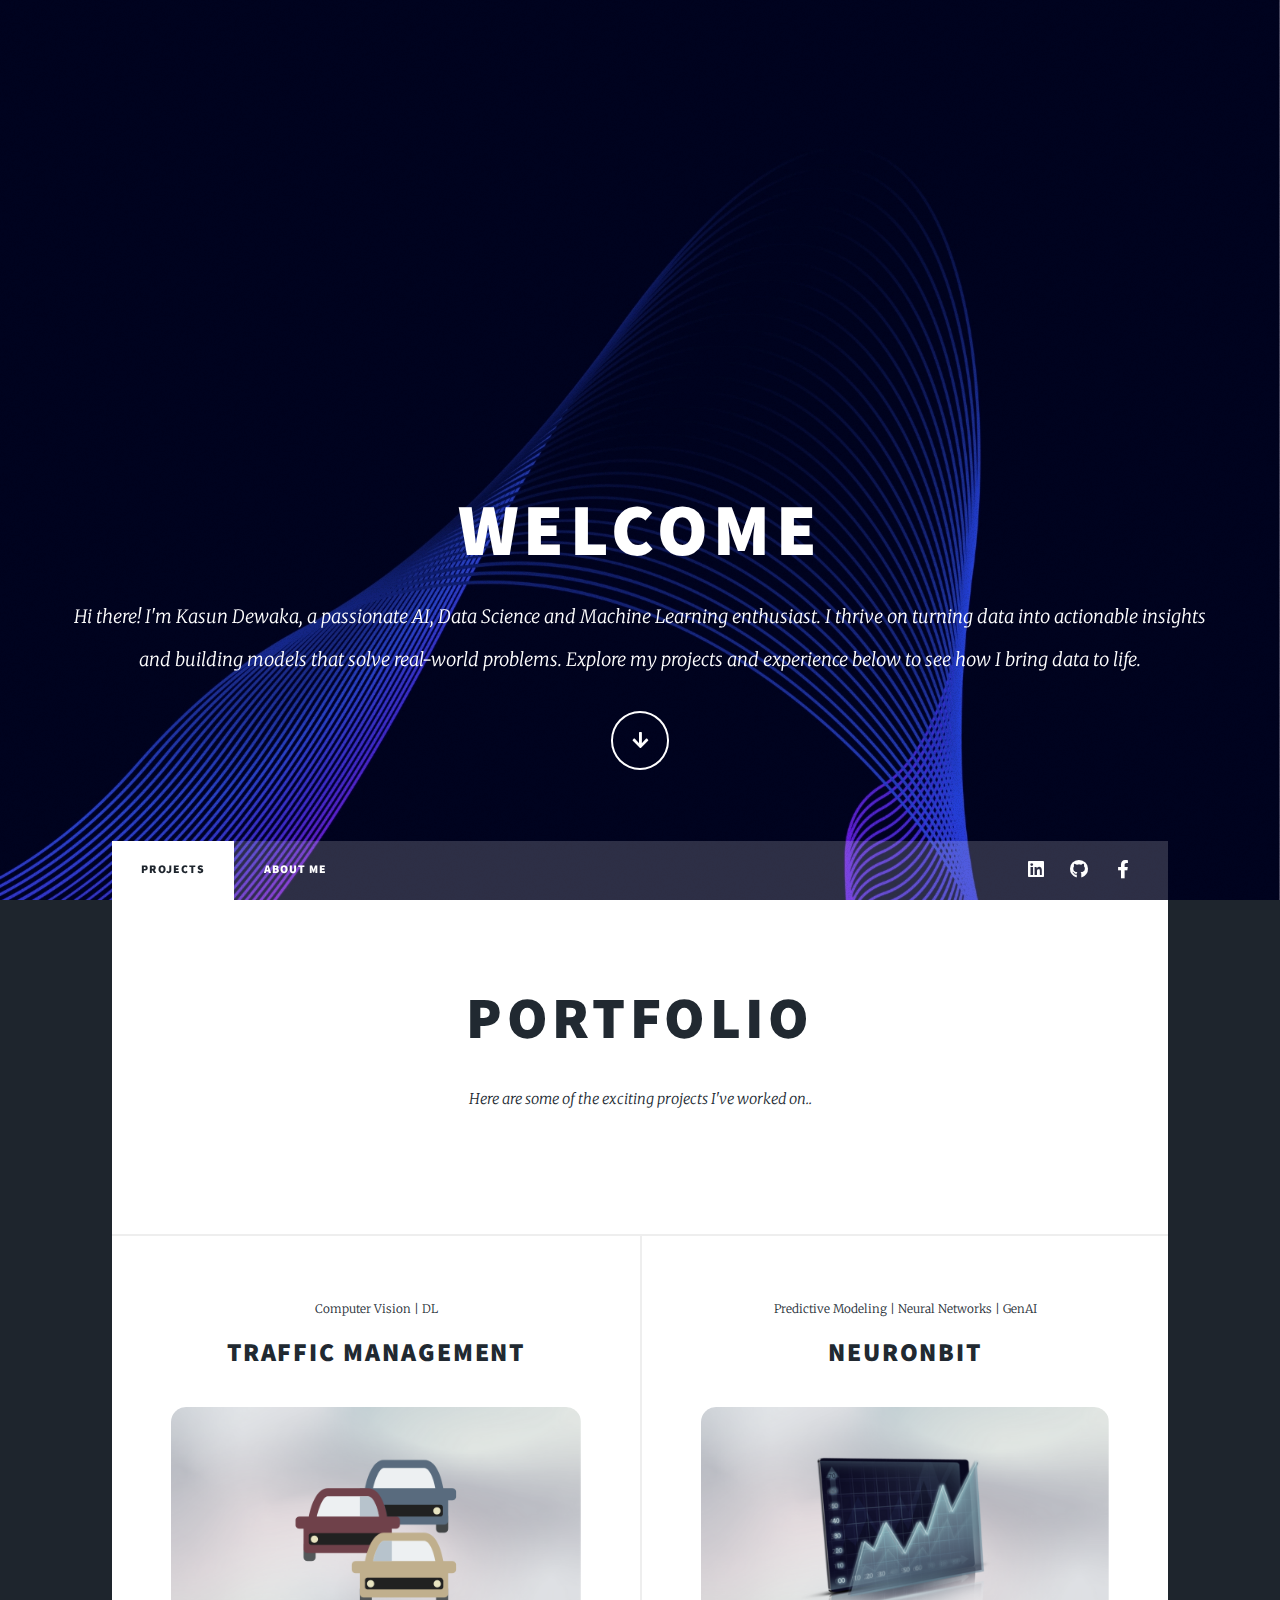
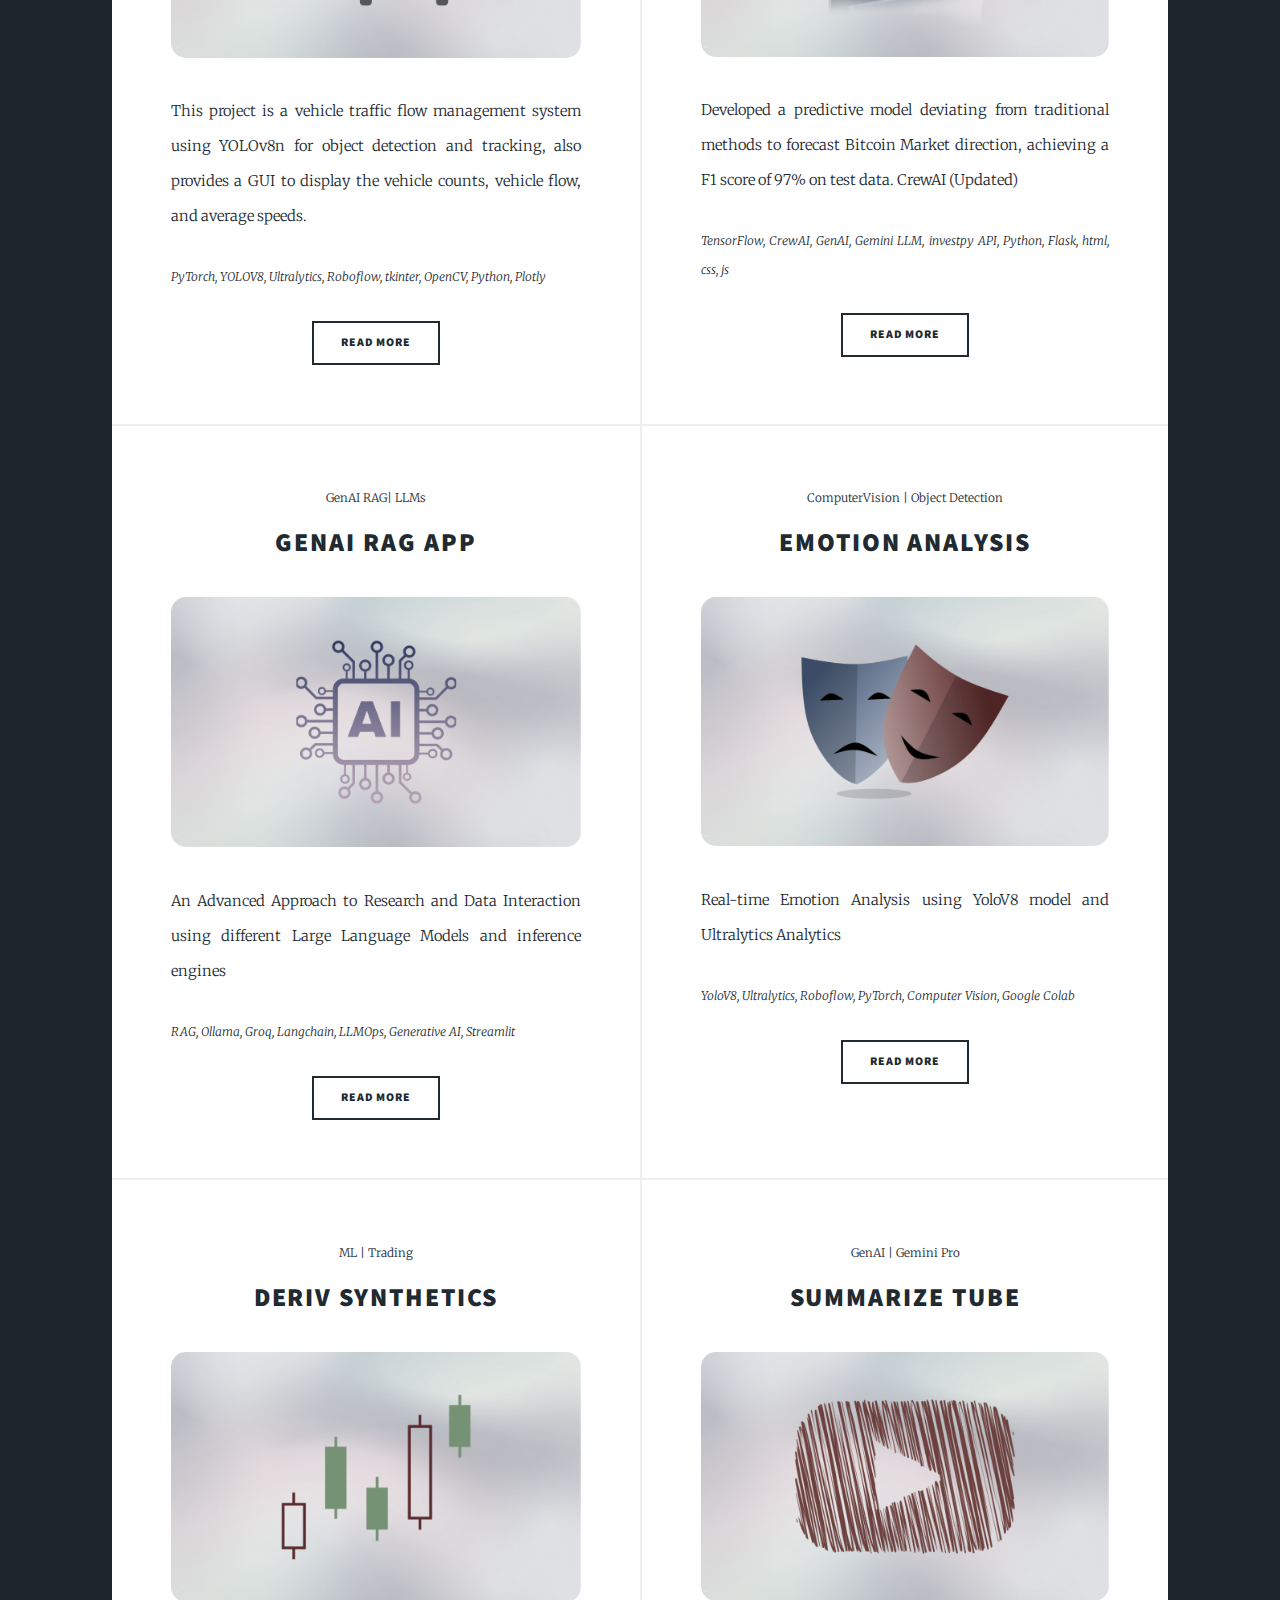
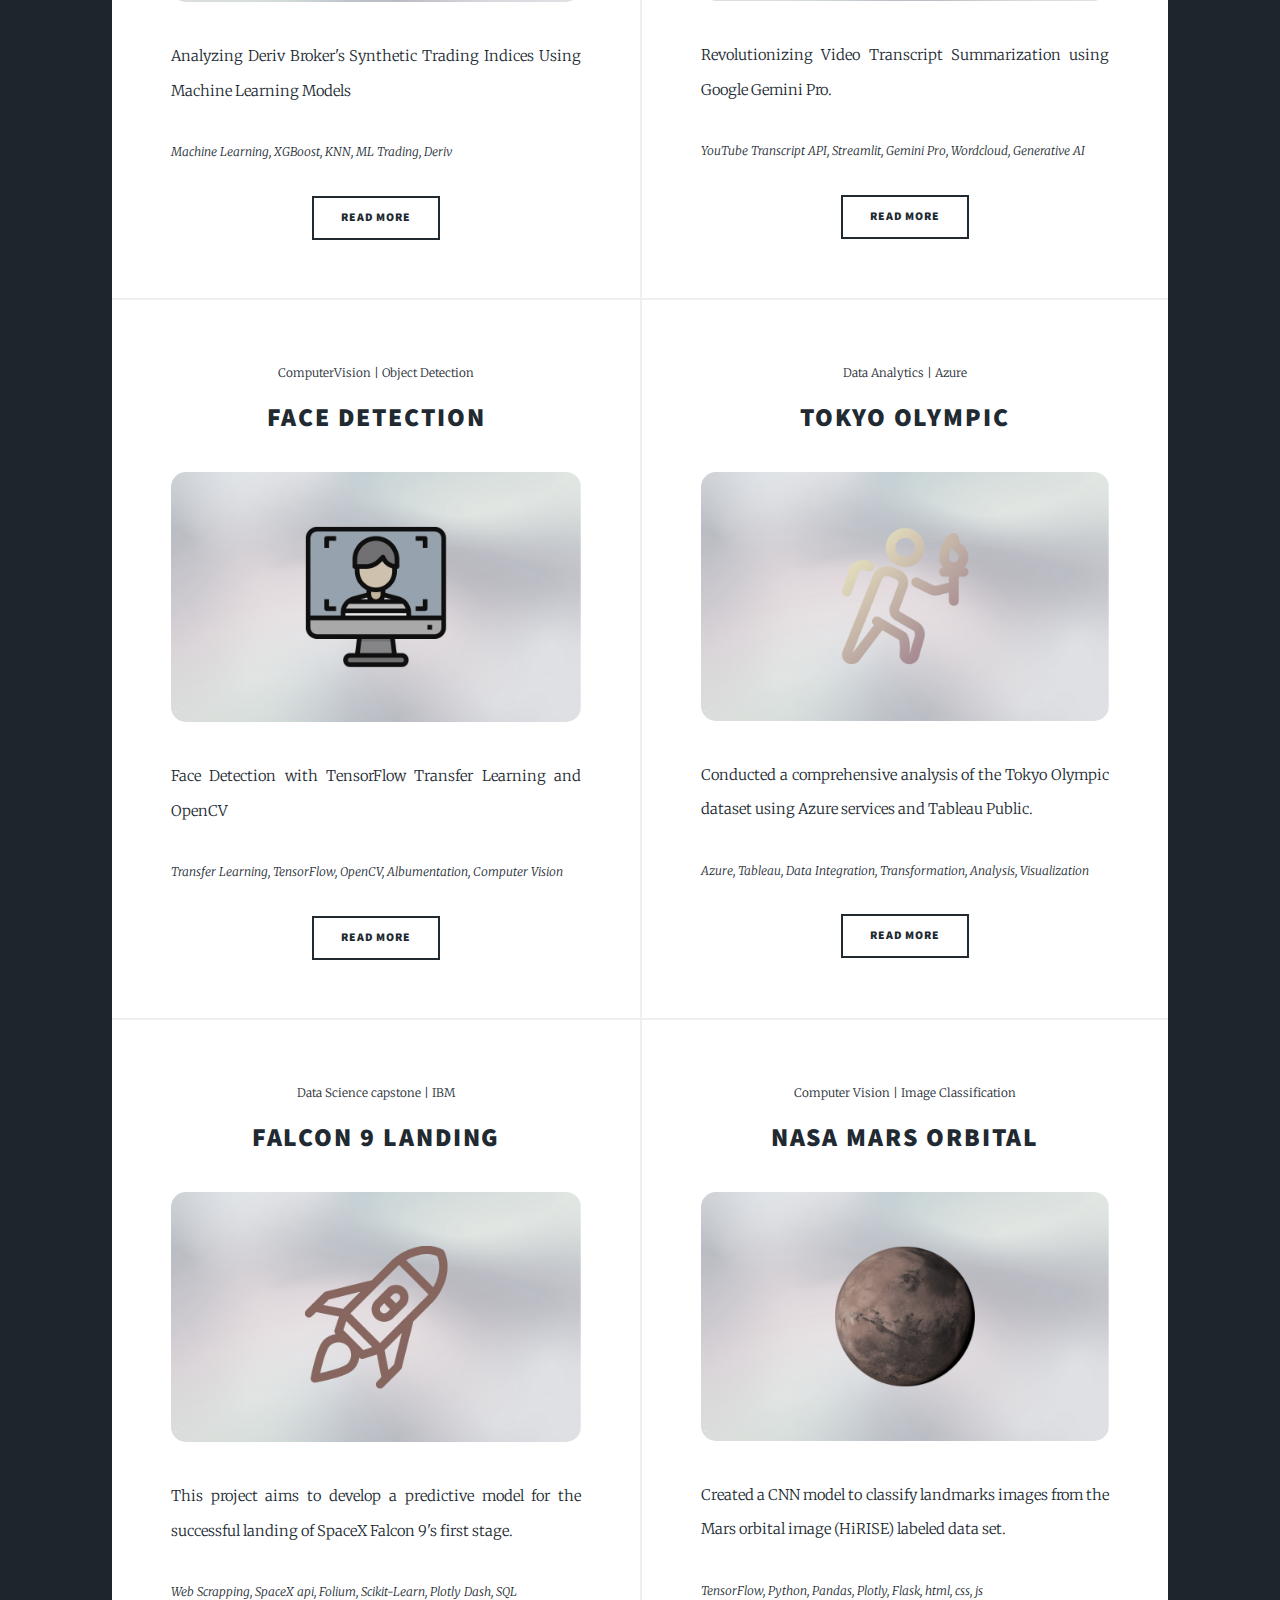
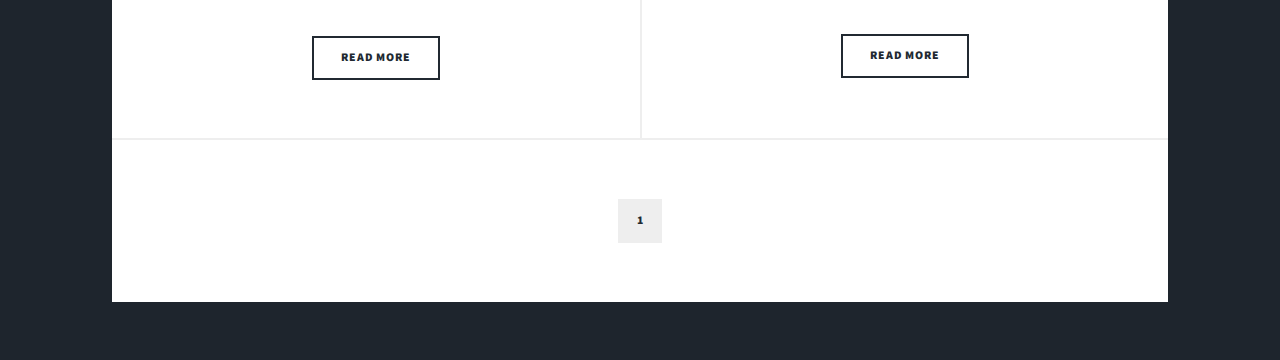
<file: index.html>
<!DOCTYPE HTML>
<!--
	Massively by HTML5 UP
	html5up.net | @ajlkn
	Free for personal and commercial use under the CCA 3.0 license (html5up.net/license)
-->
<html>
	<head>
		<title>Welcome</title>
		<meta charset="utf-8" />
		<meta name="viewport" content="width=device-width, initial-scale=1, user-scalable=no" />
		<link rel="stylesheet" href="assets/css/main.css" />
		<noscript><link rel="stylesheet" href="assets/css/noscript.css" /></noscript>
	</head>
	<body class="is-preload">

		<!-- Wrapper -->
			<div id="wrapper" class="fade-in">

				<!-- Intro -->
					<div id="intro">
						<h1>Welcome </h1>
						<p>Hi there! I'm Kasun Dewaka, a passionate AI, Data Science and Machine Learning enthusiast. I thrive on turning data into actionable insights and building models that solve real-world problems. Explore my projects and experience below to see how I bring data to life. </p>
						<ul class="actions">
							<li><a href="#header" class="button icon solid solo fa-arrow-down scrolly">Continue</a></li>
						</ul>
					</div>

				<!-- Header -->
					<header id="header">
						<a href="index.html" class="logo">Projects</a>
					</header>

				<!-- Nav -->
					<nav id="nav">
						<ul class="links">
							<li class="active"><a href="index.html"> Projects </a></li>
							<li><a href="generic.html">About Me</a></li>
							
						</ul>
						<ul class="icons">
							<li><a href="https://www.linkedin.com/in/kasundewaka" class="icon brands fa-linkedin"><span class="label">Linkedin</span></a></li>
							<li><a href="https://github.com/kasun98" class="icon brands fa-github"><span class="label">GitHub</span></a></li>
							<li><a href="https://www.facebook.com/kasun.dewaka.ii" class="icon brands fa-facebook-f"><span class="label">Facebook</span></a></li>
							
							
						</ul>
					</nav>

				<!-- Main -->
					<div id="main">

						<!-- Featured Post -->
							<article class="post featured">
								<header class="major">
									
									<h2><a>Portfolio</a></h2>
									<p>Here are some of the exciting projects I've worked on.. </p>
								</header>
							</article>

						<!-- Posts -->
							<section class="posts">
								<article>
									<header>
										<span class="date">Computer Vision | DL</span>
										<h2><a>Traffic Management</a></h2>
									</header>
									<a href="vehicles.html" class="image fit"><img src="images/pic11.png" alt="" /></a>
									<p>This project is a vehicle traffic flow management system using YOLOv8n for object detection and tracking, also provides a GUI to display the vehicle counts, vehicle flow, and average speeds.</p>
									<p style="font-size: 12px; font-style: italic;"> PyTorch, YOLOV8, Ultralytics, Roboflow, tkinter, OpenCV, Python, Plotly </p>
									<ul class="actions special">
										<li><a href="vehicles.html" class="button">Read More</a></li>
									</ul>
								</article>
								<article>
									<header>
										<span class="date">Predictive Modeling | Neural Networks | GenAI</span>
										<h2><a>NeuronBit</a></h2>
									</header>
									<a href="neuronbit.html" class="image fit"><img src="images/pic02.png" alt="" /></a>
									<p>Developed a predictive model deviating from traditional methods to forecast Bitcoin Market direction, achieving a F1 score of 97% on test data. CrewAI (Updated)</p>
									<p style="font-size: 12px; font-style: italic;"> TensorFlow, CrewAI, GenAI, Gemini LLM, investpy API, Python, Flask, html, css, js</p>
									<ul class="actions special">
										<li><a href="neuronbit.html" class="button">Read More</a></li>
									</ul>
								</article>
								<article>
									<header>
										<span class="date">GenAI RAG| LLMs</span>
										<h2><a>GenAI RAG App</a></h2>
									</header>
									<a href="genai.html" class="image fit"><img src="images/pic07.png" alt="" /></a>
									<p>An Advanced Approach to Research and Data Interaction using different Large Language Models and inference engines </p>
									<p style="font-size: 12px; font-style: italic;"> RAG, Ollama, Groq, Langchain, LLMOps, Generative AI, Streamlit</p>
									<ul class="actions special">
										<li><a href="genai.html" class="button">Read More</a></li>
									</ul>
								</article>
								<article>
									<header>
										<span class="date">ComputerVision | Object Detection</span>
										<h2><a>Emotion Analysis</a></h2>
									</header>
									<a href="emotion.html" class="image fit"><img src="images/pic08.png" alt="" /></a>
									<p>Real-time Emotion Analysis using YoloV8 model and Ultralytics Analytics </p>
									<p style="font-size: 12px; font-style: italic;"> YoloV8, Ultralytics, Roboflow, PyTorch, Computer Vision, Google Colab</p>
									<ul class="actions special">
										<li><a href="emotion.html" class="button">Read More</a></li>
									</ul>
								</article>
								<article>
									<header>
										<span class="date">ML | Trading</span>
										<h2><a>Deriv Synthetics</a></h2>
									</header>
									<a href="synths.html" class="image fit"><img src="images/pic10.png" alt="" /></a>
									<p>Analyzing Deriv Broker's Synthetic Trading Indices Using Machine Learning Models </p>
									<p style="font-size: 12px; font-style: italic;"> Machine Learning, XGBoost, KNN, ML Trading, Deriv</p>
									<ul class="actions special">
										<li><a href="synths.html" class="button">Read More</a></li>
									</ul>
								</article>
								<article>
									<header>
										<span class="date">GenAI | Gemini Pro</span>
										<h2><a>Summarize Tube</a></h2>
									</header>
									<a href="st.html" class="image fit"><img src="images/pic06.png" alt="" /></a>
									<p>Revolutionizing Video Transcript Summarization using Google Gemini Pro. </p>
									<p style="font-size: 12px; font-style: italic;"> YouTube Transcript API, Streamlit, Gemini Pro, Wordcloud, Generative AI</p>
									<ul class="actions special">
										<li><a href="st.html" class="button">Read More</a></li>
									</ul>
								</article>
								<article>
									<header>
										<span class="date">ComputerVision | Object Detection</span>
										<h2><a>Face Detection</a></h2>
									</header>
									<a href="face.html" class="image fit"><img src="images/pic09.png" alt="" /></a>
									<p>Face Detection with TensorFlow Transfer Learning and OpenCV </p>
									<p style="font-size: 12px; font-style: italic;"> Transfer Learning, TensorFlow, OpenCV, Albumentation, Computer Vision</p>
									<ul class="actions special">
										<li><a href="face.html" class="button">Read More</a></li>
									</ul>
								</article>
								<article>
									<header>
										<span class="date">Data Analytics | Azure</span>
										<h2><a>Tokyo olympic</a></h2>
									</header>
									<a href="olympic.html" class="image fit"><img src="images/pic04.png" alt="" /></a>
									<p>Conducted a comprehensive analysis of the Tokyo Olympic dataset using Azure services and Tableau Public. </p>
									<p style="font-size: 12px; font-style: italic;"> Azure, Tableau, Data Integration, Transformation, Analysis, Visualization</p>
									<ul class="actions special">
										<li><a href="olympic.html" class="button">Read More</a></li>
									</ul>
								</article>
								<article>
									<header>
										<span class="date">Data Science capstone | IBM </span>
										<h2><a >Falcon 9 Landing</a></h2>
									</header>
									<a href="ibm.html" class="image fit"><img src="images/pic05.png" alt="" /></a>
									<p>This project aims to develop a predictive model for the successful landing of SpaceX Falcon 9's first stage.</p>
									<p style="font-size: 12px; font-style: italic;">Web Scrapping, SpaceX api, Folium, Scikit-Learn, Plotly Dash, SQL </p>
									<ul class="actions special">
										<li><a href="ibm.html" class="button">Read More</a></li>
									</ul>
								</article>
								<article>
									<header>
										<span class="date">Computer Vision | Image Classification</span>
										<h2><a>NASA Mars Orbital</a></h2>
									</header>
									<a href="mars.html" class="image fit"><img src="images/pic03.png" alt="" /></a>
									<p>Created a CNN model to classify landmarks images from the Mars orbital image (HiRISE) labeled data set.  </p>
									<p style="font-size: 12px; font-style: italic;"> TensorFlow, Python, Pandas, Plotly, Flask, html, css, js</p>
									<ul class="actions special">
										<li><a href="mars.html" class="button">Read More</a></li>
									</ul>
								</article>
								

								<!--
								<article>
									<header>
										<span class="date">April 11, 2017</span>
										<h2><a href="#">Odio magna<br />
										sed consectetur</a></h2>
									</header>
									<a href="#" class="image fit"><img src="images/pic06.jpg" alt="" /></a>
									<p>Donec eget ex magna. Interdum et malesuada fames ac ante ipsum primis in faucibus. Pellentesque venenatis dolor imperdiet dolor mattis sagittis magna etiam.</p>
									<ul class="actions special">
										<li><a href="#" class="button">Full Story</a></li>
									</ul>
								</article>
								<article>
									<header>
										<span class="date">April 7, 2017</span>
										<h2><a href="#">Augue lorem<br />
										primis vestibulum</a></h2>
									</header>
									<a href="#" class="image fit"><img src="images/pic07.jpg" alt="" /></a>
									<p>Donec eget ex magna. Interdum et malesuada fames ac ante ipsum primis in faucibus. Pellentesque venenatis dolor imperdiet dolor mattis sagittis magna etiam.</p>
									<ul class="actions special">
										<li><a href="#" class="button">Full Story</a></li>
									</ul>
								</article>
								-->
							</section>

						<!-- Footer -->
							<footer>
								<div class="pagination">
									<!--<a href="#" class="previous">Prev</a>-->
									<a href="#" class="page active">1</a>
									<!--
									<a href="#" class="page">2</a>
									<a href="#" class="page">3</a>
									<span class="extra">&hellip;</span>
									<a href="#" class="page">8</a>
									<a href="#" class="page">9</a>
									<a href="#" class="page">10</a>
									<a href="#" class="next">Next</a>
									-->
								</div>
							</footer>

					</div>

				<!-- Footer -->
					

				<!-- Copyright -->
					<div id="copyright">
						
					</div>

			</div>

		<!-- Scripts -->
			<script src="assets/js/jquery.min.js"></script>
			<script src="assets/js/jquery.scrollex.min.js"></script>
			<script src="assets/js/jquery.scrolly.min.js"></script>
			<script src="assets/js/browser.min.js"></script>
			<script src="assets/js/breakpoints.min.js"></script>
			<script src="assets/js/util.js"></script>
			<script src="assets/js/main.js"></script>

	</body>
</html>
</file>
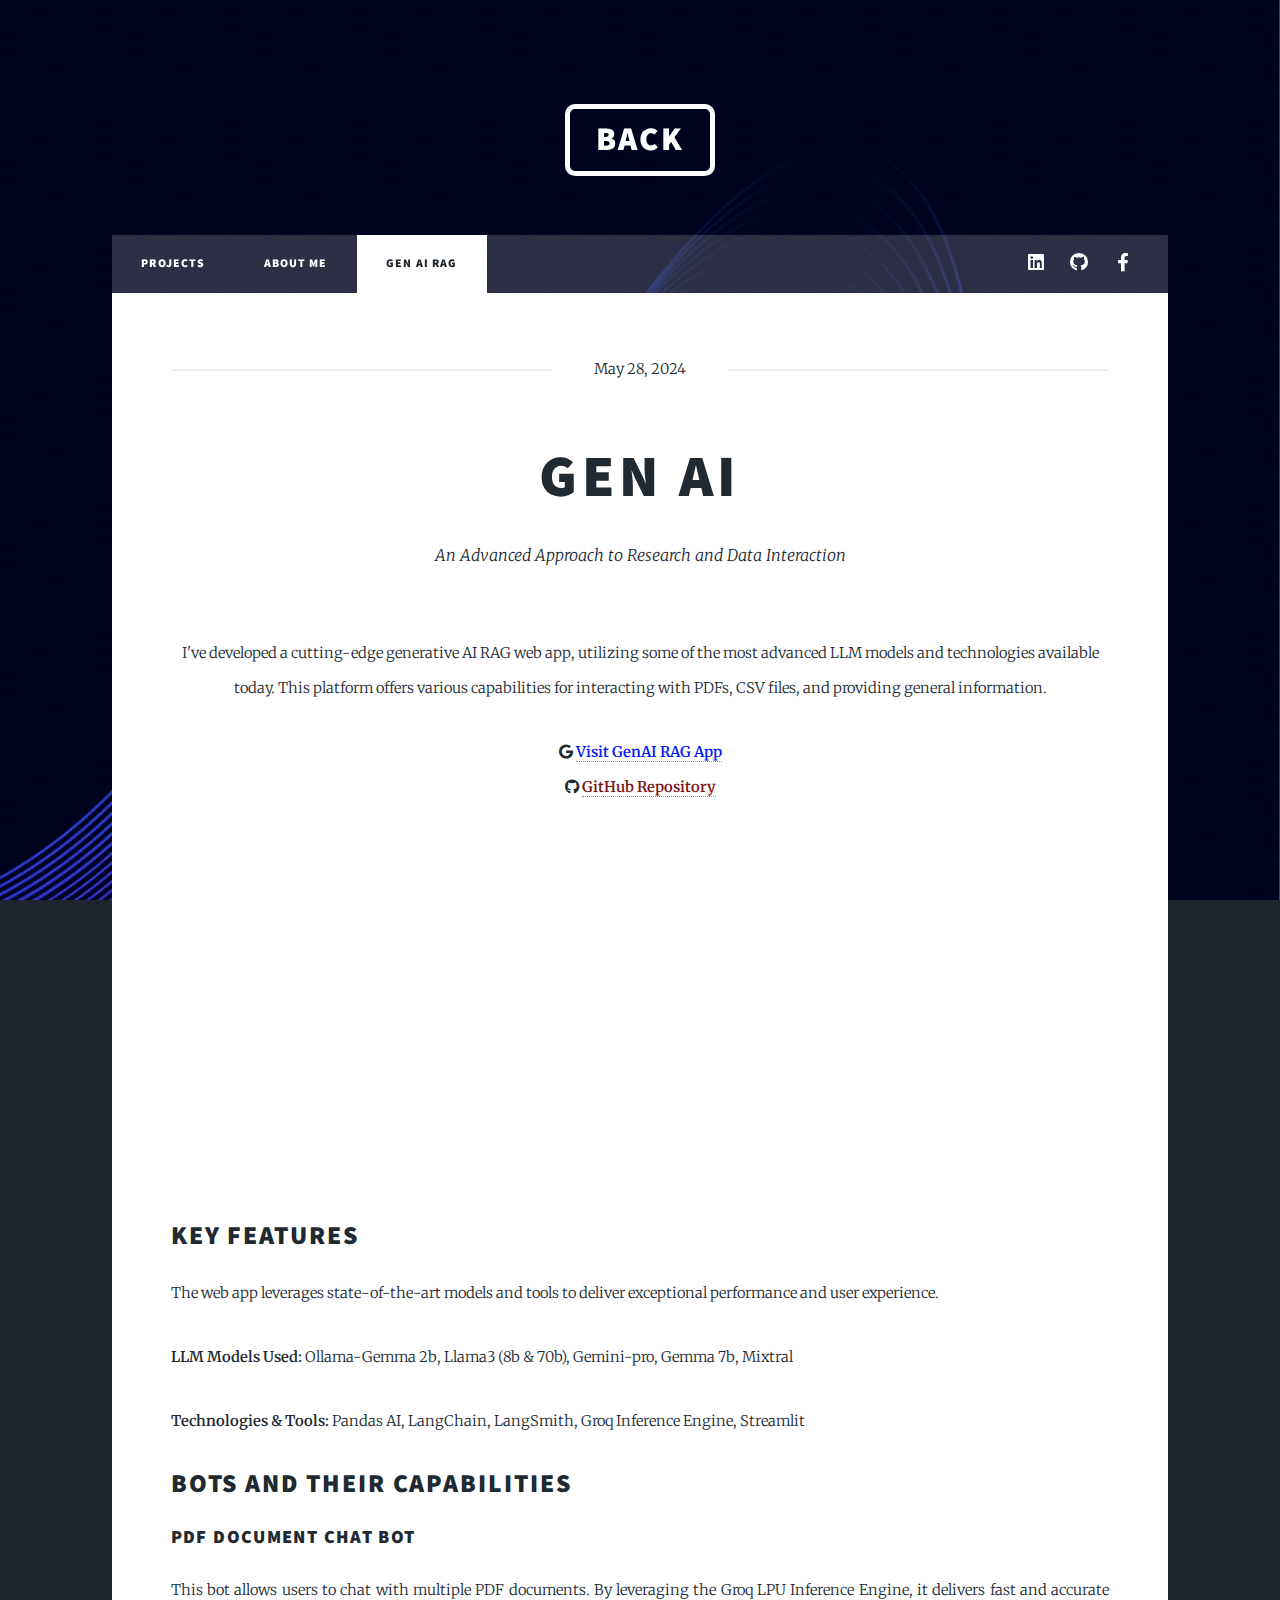
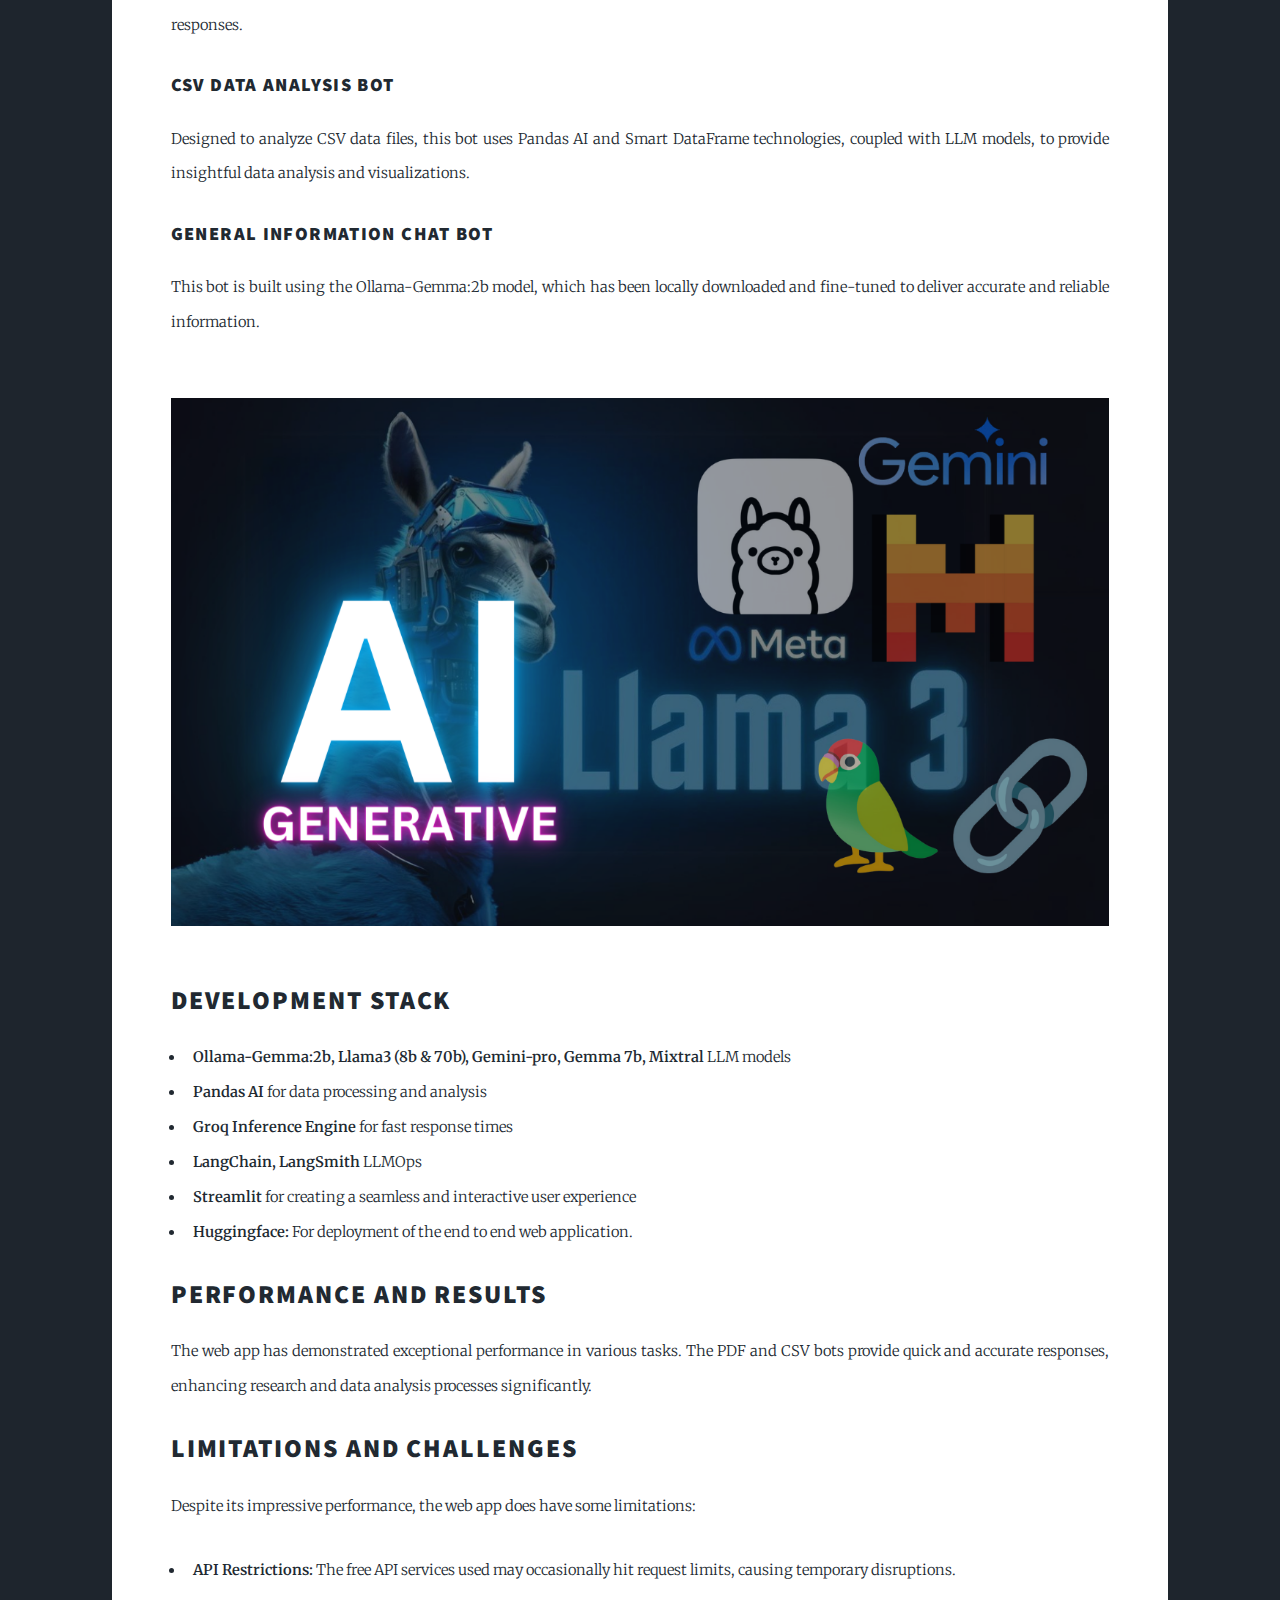
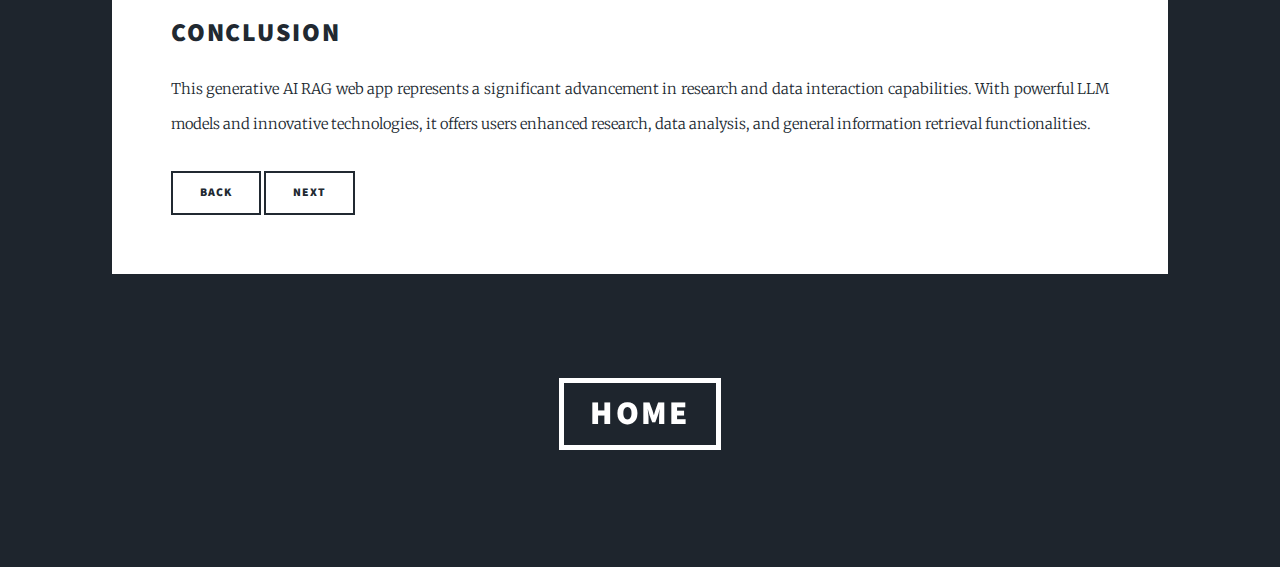
<file: genai.html>
<!DOCTYPE HTML>
<!--
	Massively by HTML5 UP
	html5up.net | @ajlkn
	Free for personal and commercial use under the CCA 3.0 license (html5up.net/license)
-->
<html>
	<head>
		<title>Projects</title>
		<meta charset="utf-8" />
		<meta name="viewport" content="width=device-width, initial-scale=1, user-scalable=no" />
		<link rel="stylesheet" href="assets/css/main.css" />
		<noscript><link rel="stylesheet" href="assets/css/noscript.css" /></noscript>
	</head>
	<body class="is-preload">

		<!-- Wrapper -->
			<div id="wrapper">

				<!-- Header -->
					<header id="header">
						<a href="index.html" class="logo">Back</a>
					</header>

				<!-- Nav -->
					<nav id="nav">
						<ul class="links">
							<li><a href="index.html">Projects</a></li>
							<li><a href="generic.html">About Me</a></li>
							<li class="active"><a>Gen AI RAG</a></li>
							
							
						</ul>
						<ul class="icons">
							<li><a href="https://www.linkedin.com/in/kasundewaka" class="icon brands fa-linkedin"><span class="label">Linkedin</span></a></li>
							<li><a href="https://github.com/kasun98" class="icon brands fa-github"><span class="label">GitHub</span></a></li>
							<li><a href="https://www.facebook.com/kasun.dewaka.ii" class="icon brands fa-facebook-f"><span class="label">Facebook</span></a></li>
						</ul>
					</nav>

				<!-- Main -->
					<div id="main">

						<!-- Post -->
							<section class="post">
								<header class="major">
									<span class="date">May 28, 2024</span>
									<h1>Gen AI</h1>
									<p>An Advanced Approach to Research and Data Interaction</p><br>
									I've developed a cutting-edge generative AI RAG web app, utilizing some of the most advanced LLM models and technologies available today. This platform offers various capabilities for interacting with PDFs, CSV files, and providing general information.
									</p>
									<a href="https://huggingface.co/spaces/kasund98/genAI_RAG" class="icon brands fa-google"><span class="label">Huggingface</span></a>
									<strong><a style="color: rgb(0, 25, 247);" href="https://huggingface.co/spaces/kasund98/genAI_RAG" target="_blank">Visit GenAI RAG App</a></strong>
									<br>
	
	
									<a href="https://github.com/kasun98/RAGgenAI" class="icon brands fa-github"><span class="label">GitHub</span></a>
									<strong><a style="color: rgb(121, 17, 17);" href="https://github.com/kasun98/RAGgenAI" target="_blank">GitHub Repository</a></strong>


								</header>
								<div>
									<iframe width="560" height="315" src="https://www.youtube.com/embed/j1tfF35idZs?si=GND5HbeT5-PpBQBl" 
											frameborder="0" allow="accelerometer; autoplay; clipboard-write; encrypted-media; gyroscope; picture-in-picture" 
											allowfullscreen>
									</iframe>
								</div>
								<p></p>
								<h2>Key Features</h2>
								<p>
									The web app leverages state-of-the-art models and tools to deliver exceptional performance and user experience.
								</p>
								<p><strong>LLM Models Used:</strong> Ollama-Gemma 2b, Llama3 (8b & 70b), Gemini-pro, Gemma 7b, Mixtral</p>
								<p><strong>Technologies & Tools:</strong> Pandas AI, LangChain, LangSmith, Groq Inference Engine, Streamlit</p>
							

								<h2>Bots and Their Capabilities</h2>

								<h3>PDF Document Chat Bot</h3>
								<p>This bot allows users to chat with multiple PDF documents. By leveraging the Groq LPU Inference Engine, it delivers fast and accurate responses.</p>

								<h3>CSV Data Analysis Bot</h3>
								<p>Designed to analyze CSV data files, this bot uses Pandas AI and Smart DataFrame technologies, coupled with LLM models, to provide insightful data analysis and visualizations.</p>

								<h3>General Information Chat Bot</h3>
								<p>This bot is built using the Ollama-Gemma:2b model, which has been locally downloaded and fine-tuned to deliver accurate and reliable information.</p>

								<div class="image main"><img src="images/genai.png" alt="" /></div>

								<h2>Development Stack</h2>
								<ul>
									<li><strong>Ollama-Gemma:2b, Llama3 (8b & 70b), Gemini-pro, Gemma 7b, Mixtral</strong> LLM models</li>
									<li><strong>Pandas AI</strong> for data processing and analysis</li>
									<li><strong>Groq Inference Engine</strong> for fast response times</li>
									<li><strong>LangChain, LangSmith</strong> LLMOps
									<li><strong>Streamlit</strong> for creating a seamless and interactive user experience</li>
									<li><strong>Huggingface:</strong> For deployment of the end to end web application.</li>
								</ul>

								<h2>Performance and Results</h2>
								<p>
									The web app has demonstrated exceptional performance in various tasks. The PDF and CSV bots provide quick and accurate responses, enhancing research and data analysis processes significantly.
								</p>
								

								<h2>Limitations and Challenges</h2>
								<p>Despite its impressive performance, the web app does have some limitations:</p>
								<ul>
									<li><strong>API Restrictions:</strong> The free API services used may occasionally hit request limits, causing temporary disruptions.</li>
								</ul>

								<h2>Conclusion</h2>
								<p>
									This generative AI RAG web app represents a significant advancement in research and data interaction capabilities. With powerful LLM models and innovative technologies, it offers users enhanced research, data analysis, and general information retrieval functionalities.
								</p>

								<div class="buttons">
									<button class="back" onclick="history.back()">Back</button>
									<button class="next" onclick="window.location.href='emotion.html'">Next</button>
								</div>
								</section>
								

					</div>

				

				<!-- Copyright -->
				<header id="header1">
					<a href="index.html" class="logo">Home</a>
					
				</header>

			</div>

		<!-- Scripts -->
			<script src="assets/js/jquery.min.js"></script>
			<script src="assets/js/jquery.scrollex.min.js"></script>
			<script src="assets/js/jquery.scrolly.min.js"></script>
			<script src="assets/js/browser.min.js"></script>
			<script src="assets/js/breakpoints.min.js"></script>
			<script src="assets/js/util.js"></script>
			<script src="assets/js/main.js"></script>

	</body>
</html>
</file>
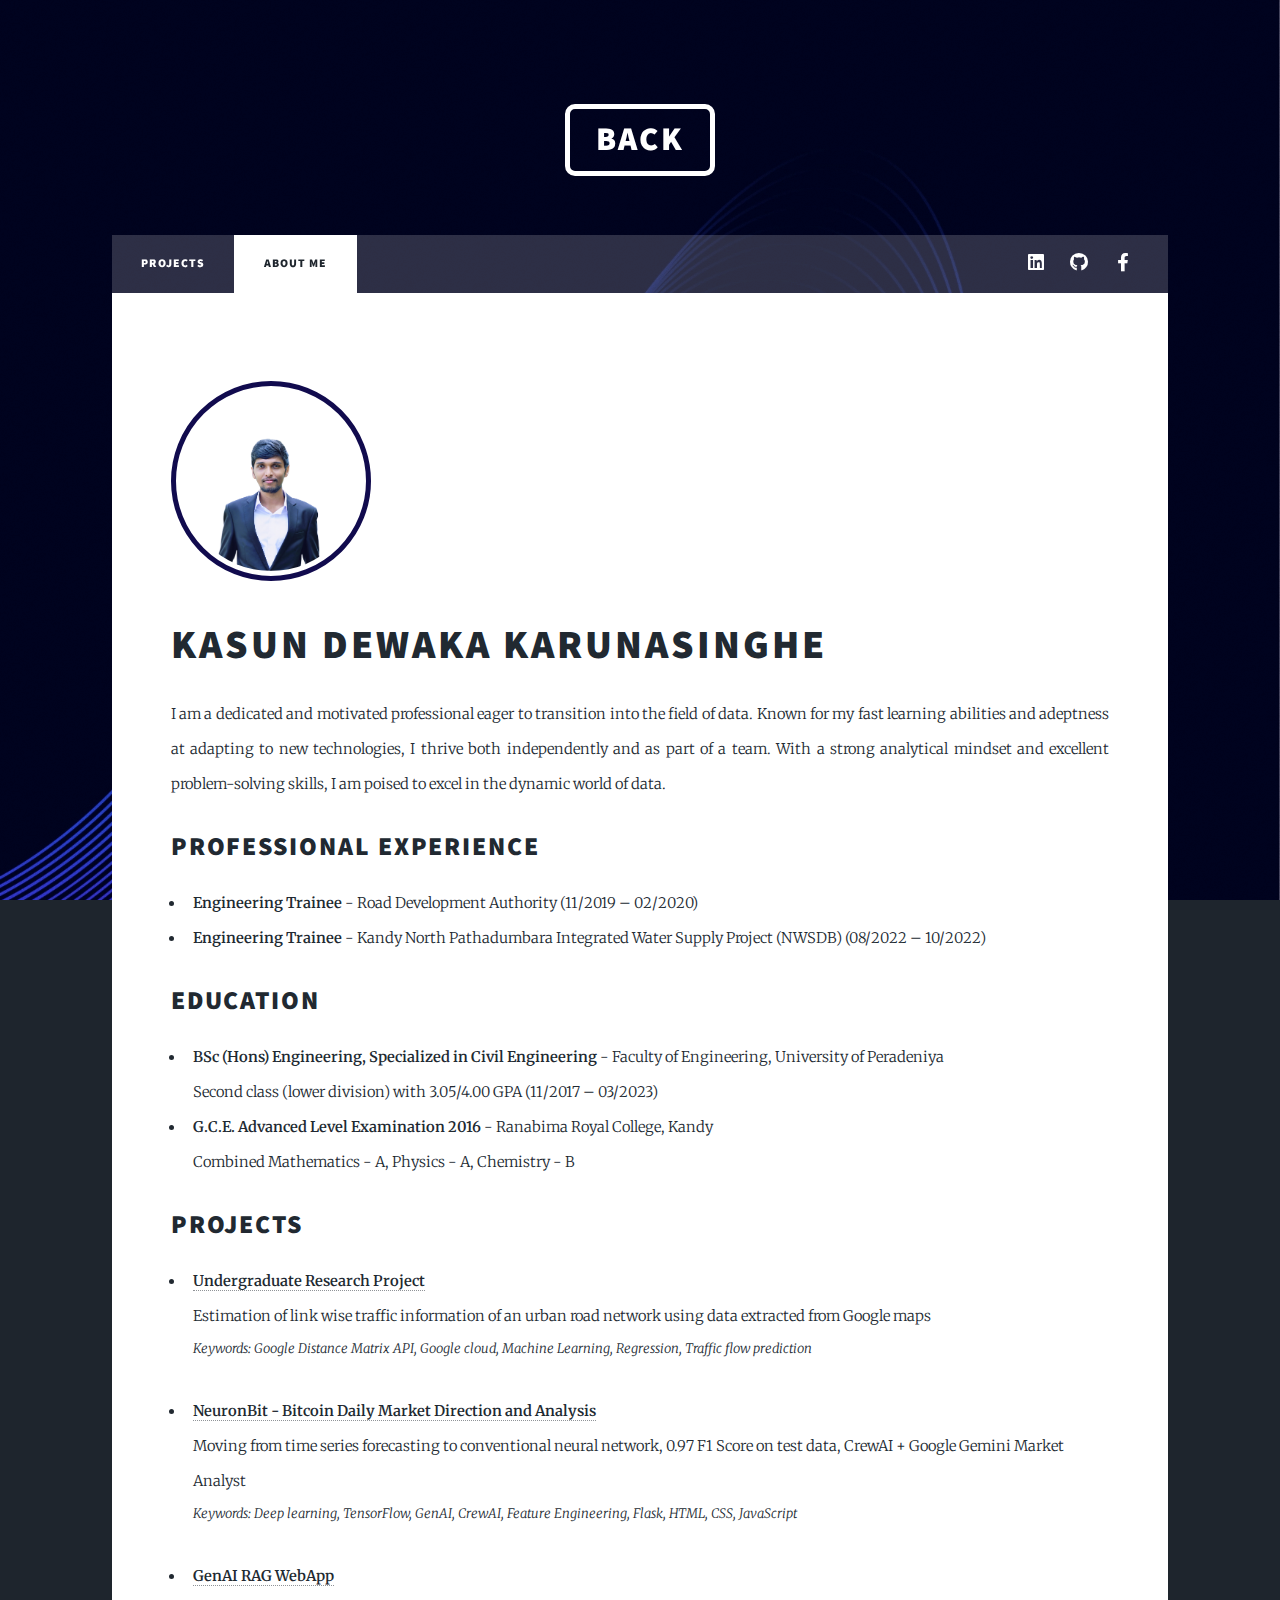
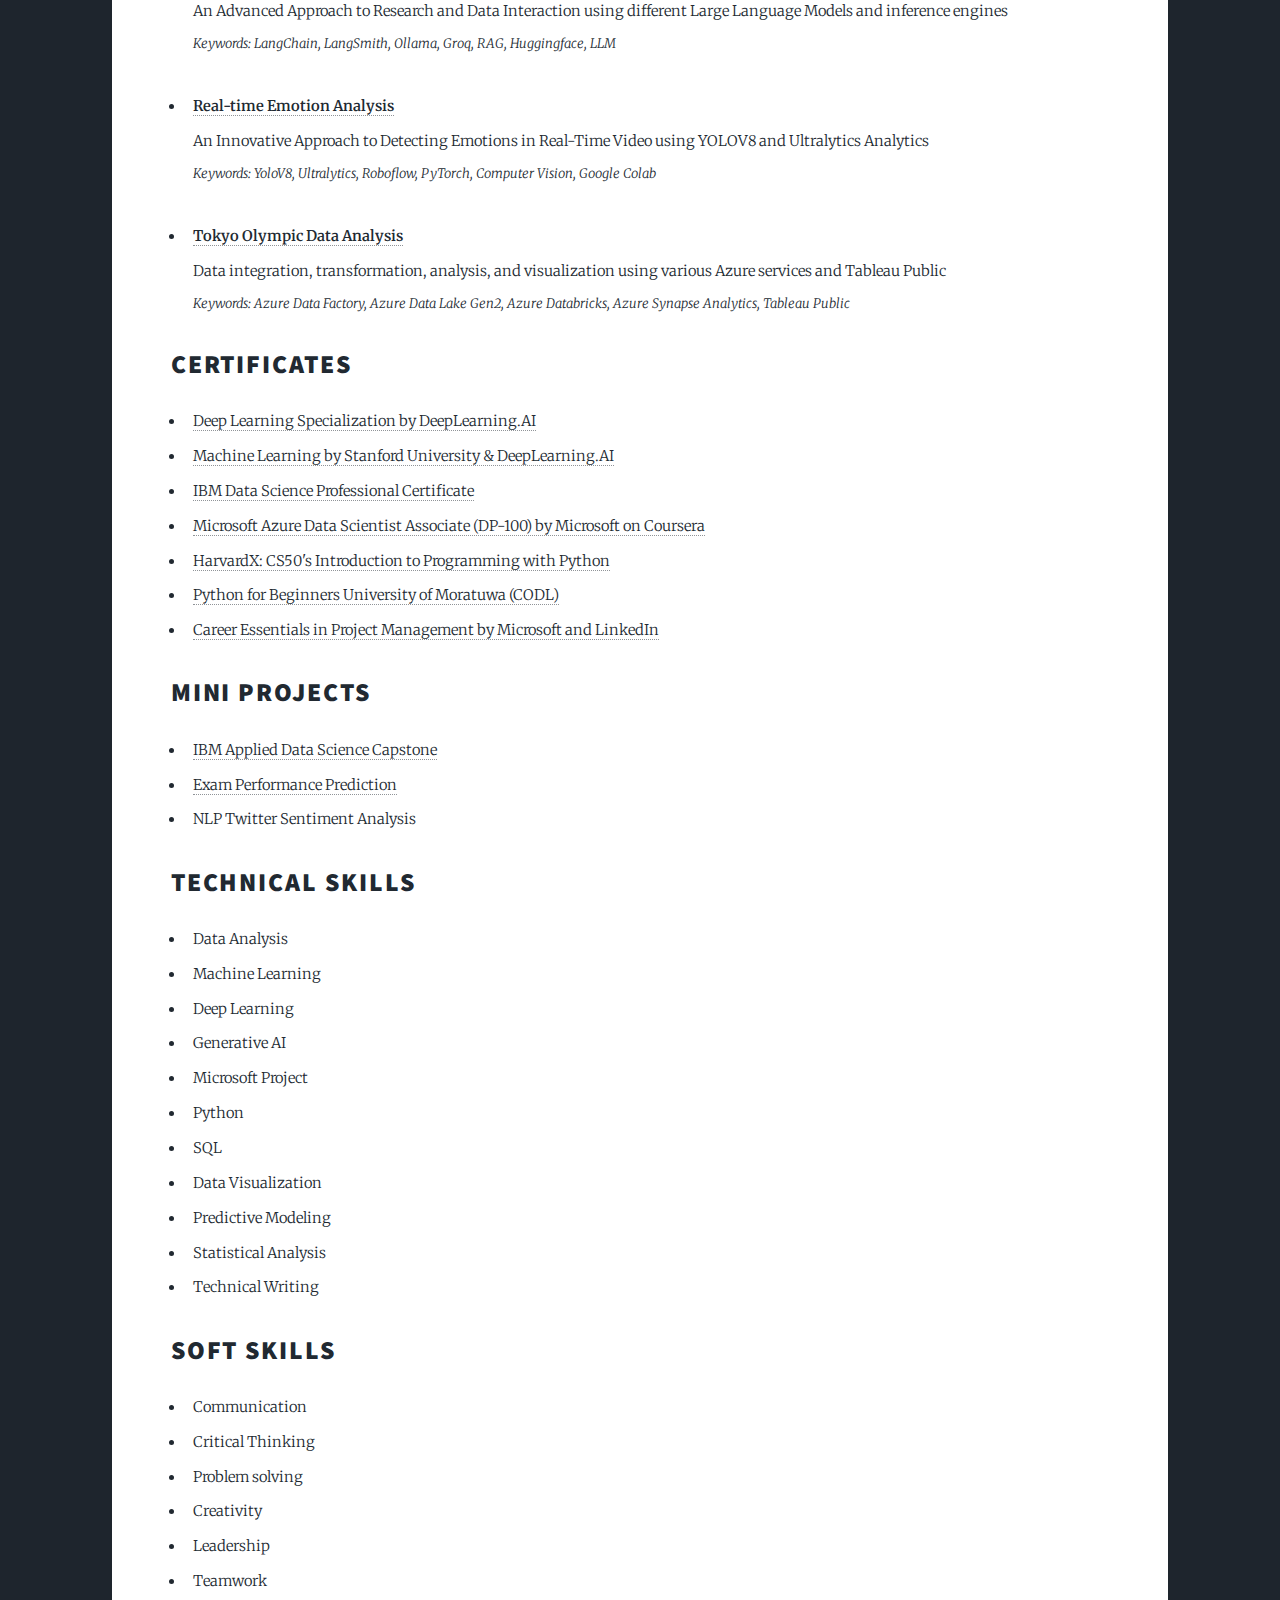
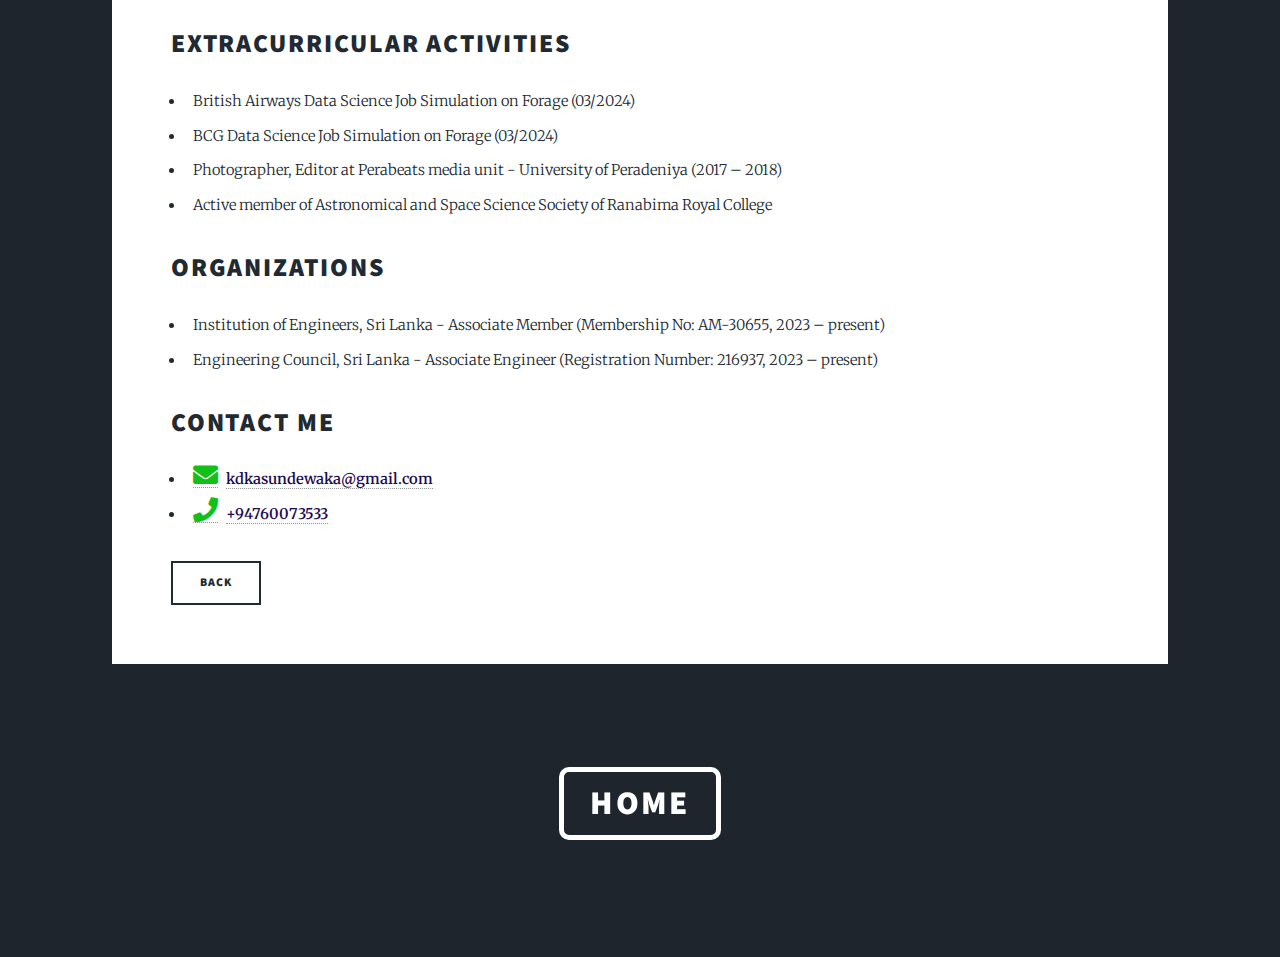
<file: generic.html>
<!DOCTYPE HTML>
<!--
	Massively by HTML5 UP
	html5up.net | @ajlkn
	Free for personal and commercial use under the CCA 3.0 license (html5up.net/license)
-->
<html>
	<head>
		<title>About Me</title>
		<meta charset="utf-8" />
		<meta name="viewport" content="width=device-width, initial-scale=1, user-scalable=no" />
		<link rel="stylesheet" href="assets/css/main.css" />
		<noscript><link rel="stylesheet" href="assets/css/noscript.css" /></noscript>
	</head>
	<body class="is-preload">

		<!-- Wrapper -->
			<div id="wrapper">

				<!-- Header -->
					<header id="header">
						<a href="index.html" class="logo">Back</a>
					</header>

				<!-- Nav -->
					<nav id="nav">
						<ul class="links">
							<li><a href="index.html">Projects</a></li>
							<li class="active"><a href="generic.html">About me</a></li>
							
						</ul>
						<ul class="icons">
							<li><a href="https://www.linkedin.com/in/kasundewaka" class="icon brands fa-linkedin"><span class="label">Linkedin</span></a></li>
							<li><a href="https://github.com/kasun98" class="icon brands fa-github"><span class="label">GitHub</span></a></li>
							<li><a href="https://www.facebook.com/kasun.dewaka.ii" class="icon brands fa-facebook-f"><span class="label">Facebook</span></a></li>
						</ul>
					</nav>

				<!-- Main -->
					<div id="main">

						<!-- Post -->
							<section class="post">
								<img src="images/about2.png" alt="" class="round-border">
								<p></p>
								<header>
									<h1 style="font-size: 40px;">Kasun Dewaka Karunasinghe</h1>
								</header>
								
								
								<div class="container">
									<div class="section">
										
										<p>I am a dedicated and motivated professional eager to transition into the field of data. Known for my fast learning abilities and adeptness at adapting to new technologies, I thrive both independently and as part of a team. With a strong analytical mindset and excellent problem-solving skills, I am poised to excel in the dynamic world of data.</p>
									</div>
									<div class="section">
										<h2>Professional Experience</h2>
										<ul>
											<li><strong>Engineering Trainee</strong> - Road Development Authority (11/2019 – 02/2020)</li>
											<li><strong>Engineering Trainee</strong> - Kandy North Pathadumbara Integrated Water Supply Project (NWSDB) (08/2022 – 10/2022)</li>
										</ul>
									</div>
									<div class="section">
										<h2>Education</h2>
										<ul>
											<li><strong>BSc (Hons) Engineering, Specialized in Civil Engineering</strong> - Faculty of Engineering, University of Peradeniya<br>Second class (lower division) with 3.05/4.00 GPA (11/2017 – 03/2023)</li>
											<li><strong>G.C.E. Advanced Level Examination 2016</strong> - Ranabima Royal College, Kandy<br>Combined Mathematics - A, Physics - A, Chemistry - B</li>
										</ul>
									</div>
									<div class="section">
										<h2>Projects</h2>
										<ul>
											<li><strong><a href="" target="_blank">Undergraduate Research Project</a></strong><br>
												Estimation of link wise traffic information of an urban road network using data extracted from Google maps<br>
												<p style="font-size: small; font-style: italic; ">Keywords: Google Distance Matrix API, Google cloud, Machine Learning, Regression, Traffic flow prediction</p>
											</li>
											<li><strong><a href="neuronbit.html" target="_blank">NeuronBit - Bitcoin Daily Market Direction and Analysis</a></strong><br>
												Moving from time series forecasting to conventional neural network, 0.97 F1 Score on test data, CrewAI + Google Gemini Market Analyst<br>
												<p style="font-size: small; font-style: italic; ">Keywords: Deep learning, TensorFlow, GenAI, CrewAI, Feature Engineering, Flask, HTML, CSS, JavaScript</p>
											</li>
											<li><strong><a href="genai.html" target="_blank">GenAI RAG WebApp</a></strong><br>
												An Advanced Approach to Research and Data Interaction using different Large Language Models and inference engines<br>
												<p style="font-size: small; font-style: italic; ">Keywords: LangChain, LangSmith, Ollama, Groq, RAG, Huggingface, LLM</p>
											</li>
											<li><strong><a href="emotion.html" target="_blank">Real-time Emotion Analysis</a></strong><br>
												An Innovative Approach to Detecting Emotions in Real-Time Video using YOLOV8 and Ultralytics Analytics<br>
												<p style="font-size: small; font-style: italic; ">Keywords: YoloV8, Ultralytics, Roboflow, PyTorch, Computer Vision, Google Colab</p>
											</li>
											<li><strong><a href="olympic.html" target="_blank">Tokyo Olympic Data Analysis</a></strong><br>
												Data integration, transformation, analysis, and visualization using various Azure services and Tableau Public<br>
												<p style="font-size: small; font-style: italic; ">Keywords: Azure Data Factory, Azure Data Lake Gen2, Azure Databricks, Azure Synapse Analytics, Tableau Public</p>
											</li></ul>
									</div>
									<div class="section">
										<h2>Certificates</h2>
										<ul>
											<li><a href=""> Deep Learning Specialization by DeepLearning.AI</a></li>
											<li><a href="">Machine Learning by Stanford University & DeepLearning.AI</a></li>
											<li><a href="">IBM Data Science Professional Certificate</a></li>
											<li><a href="">Microsoft Azure Data Scientist Associate (DP-100) by Microsoft on Coursera</a></li>
											<li><a href="">HarvardX: CS50's Introduction to Programming with Python</a></li>
											<li><a href=""> Python for Beginners University of Moratuwa (CODL)</a></li>
											<li><a href="">Career Essentials in Project Management by Microsoft and LinkedIn</a></li>
										</ul>
									</div>
									<div class="section">
										<h2>Mini Projects</h2>
										<ul>
											<li><a href="ibm.html"> IBM Applied Data Science Capstone</a></li>
											<li><a href="https://github.com/kasun98/data_science_proj">Exam Performance Prediction</a></li>
											<li>NLP Twitter Sentiment Analysis</li>
										</ul>
									</div>
									<div class="section">
										<h2>Technical Skills</h2>
										<ul>
											<li>Data Analysis</li>
											<li>Machine Learning</li>
											<li>Deep Learning</li>
											<li>Generative AI</li>
											<li>Microsoft Project</li>
											<li>Python</li>
											<li>SQL</li>
											<li>Data Visualization</li>
											<li>Predictive Modeling</li>
											<li>Statistical Analysis</li>
											<li>Technical Writing</li>
										</ul>
									</div>
									<div class="section">
										<h2>Soft Skills</h2>
										<ul>
											<li>Communication</li>
											<li>Critical Thinking</li>
											<li>Problem solving</li>
											<li>Creativity</li>
											<li>Leadership</li>
											<li>Teamwork</li>
										</ul>
									</div>
									<div class="section">
										<h2>Extracurricular Activities</h2>
										<ul>
											<li>British Airways Data Science Job Simulation on Forage (03/2024)</li>
											<li>BCG Data Science Job Simulation on Forage (03/2024)</li>
											<li>Photographer, Editor at Perabeats media unit - University of Peradeniya (2017 – 2018)</li>
											<li>Active member of Astronomical and Space Science Society of Ranabima Royal College</li>
										</ul>
									</div>
									<div class="section">
										<h2>Organizations</h2>
										<ul>
											<li>Institution of Engineers, Sri Lanka - Associate Member (Membership No: AM-30655, 2023 – present)</li>
											<li>Engineering Council, Sri Lanka - Associate Engineer (Registration Number: 216937, 2023 – present)</li>
										</ul>
									</div>
									<div class="section">
										<h2>Contact Me</h2>
										<ul>
											<li><a  class="fa fa-envelope" style="font-size:25px;color:rgb(18, 193, 24)" ><span class="label"></span></a><span style="margin-left: 5px;"></span>
												<strong><a style="color: rgb(27, 12, 81);" > kdkasundewaka@gmail.com</a></strong>
			
											</li>
											<li><a  class="fa fa-phone" style="font-size:25px;color:rgb(18, 193, 24)" ><span class="label"></span></a><span style="margin-left: 5px;"></span>
												<strong><a style="color: rgb(27, 12, 81);" > +94760073533</a></strong>
			
											</li>
											<!--
											<li><a  class="fab fa-whatsapp-square" style="font-size:30px;color:rgb(18, 193, 24)" ><span class="label"></span></a><span style="margin-left: 5px;"></span>
												<strong><a style="color: rgb(27, 12, 81);" > +94786625568</a></strong>
			
											</li>-->
										</ul>
									</div>
								</div>
								<div class="buttons">
									<button class="back" onclick="history.back()">Back</button>
									
								</div>
							</section>

					</div>

				

				<!-- Copyright -->
					<header id="header">
						<a href="index.html" class="logo">Home</a>
					</header>

			</div>

		<!-- Scripts -->
			<script src="assets/js/jquery.min.js"></script>
			<script src="assets/js/jquery.scrollex.min.js"></script>
			<script src="assets/js/jquery.scrolly.min.js"></script>
			<script src="assets/js/browser.min.js"></script>
			<script src="assets/js/breakpoints.min.js"></script>
			<script src="assets/js/util.js"></script>
			<script src="assets/js/main.js"></script>

	</body>
</html>
</file>
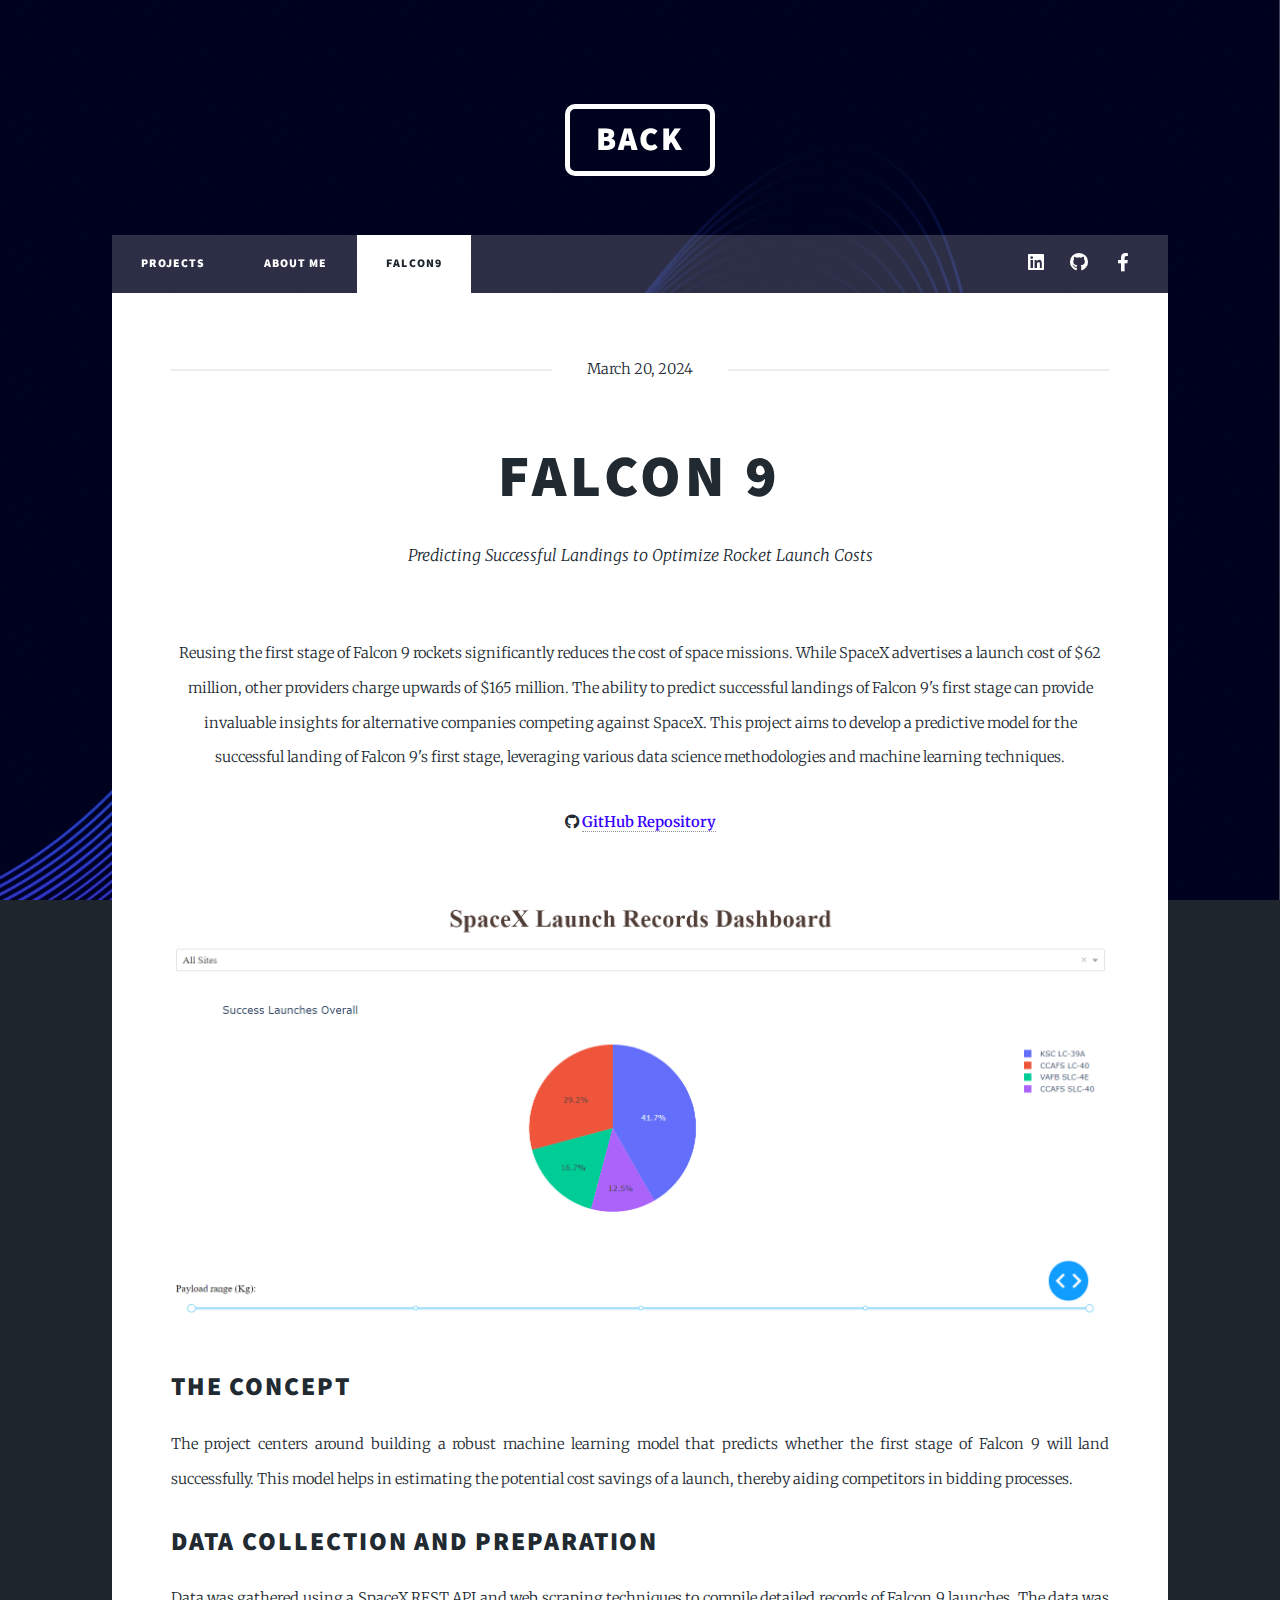
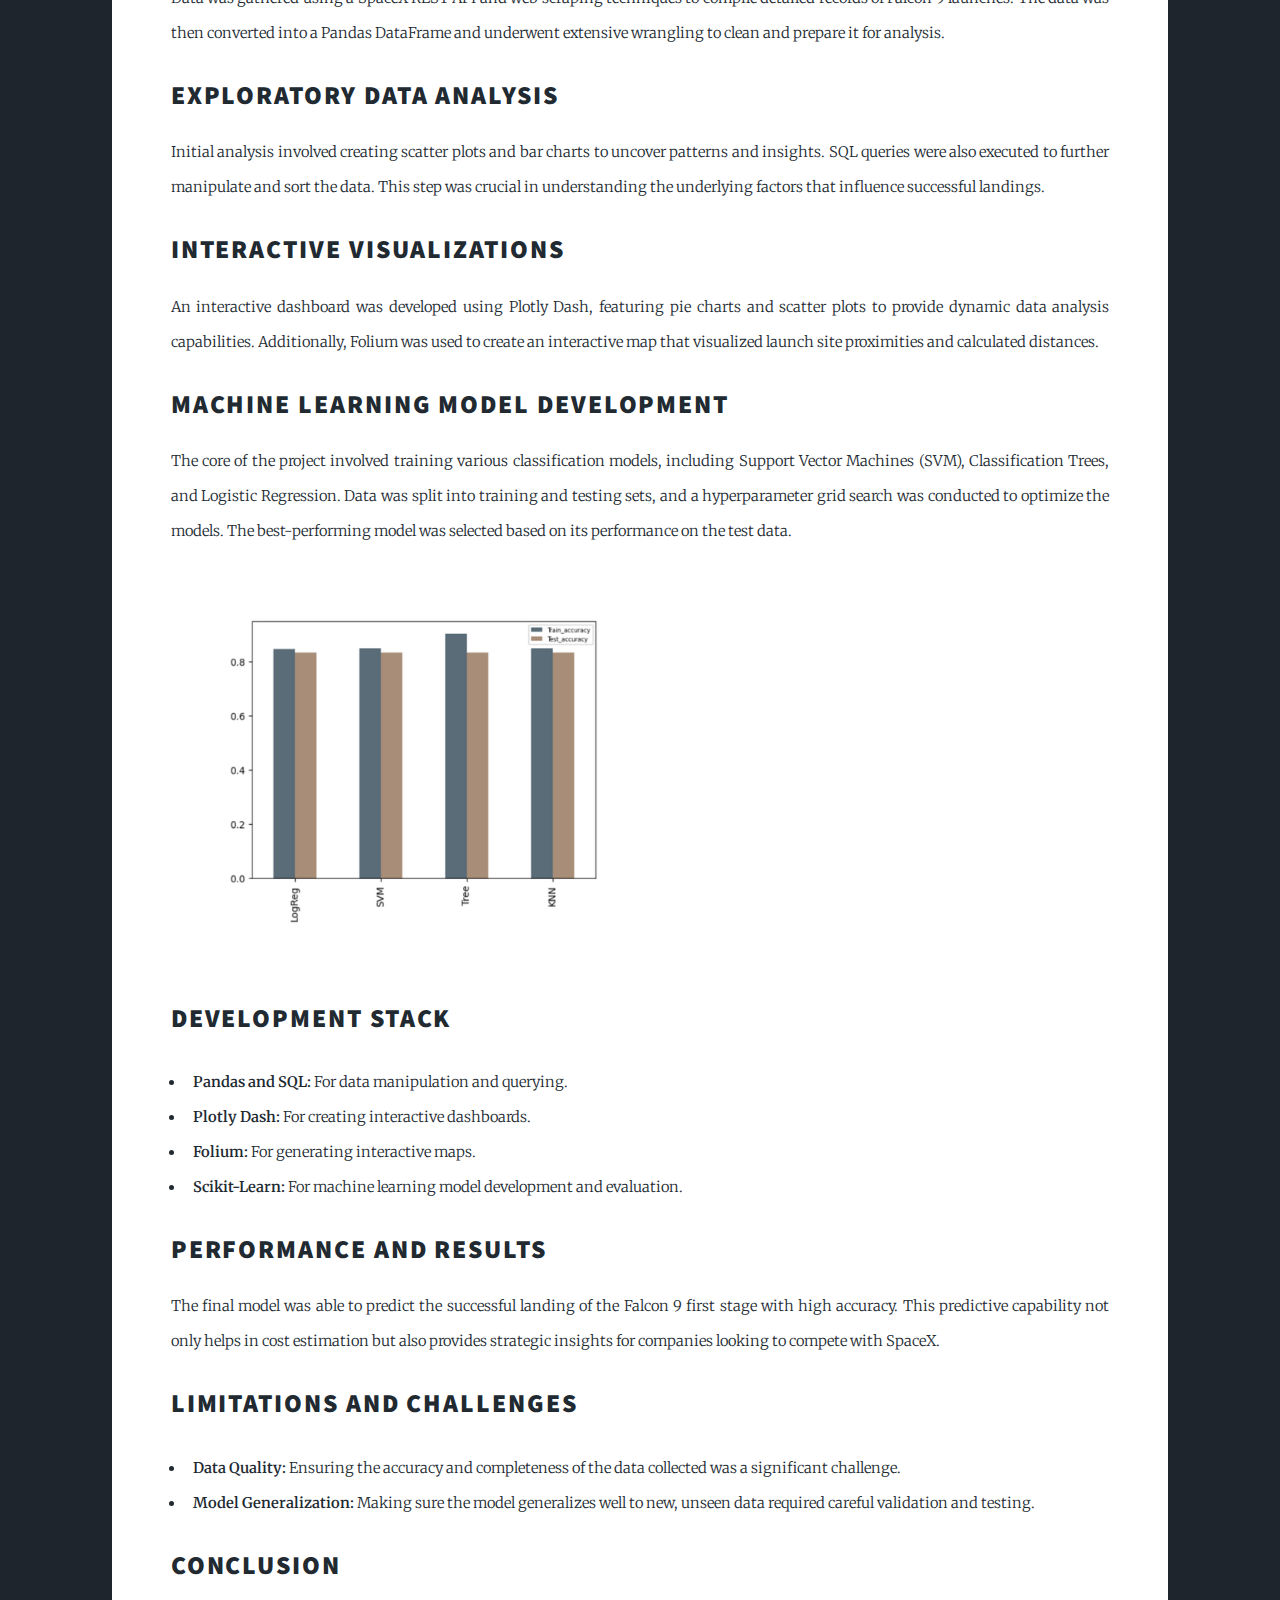
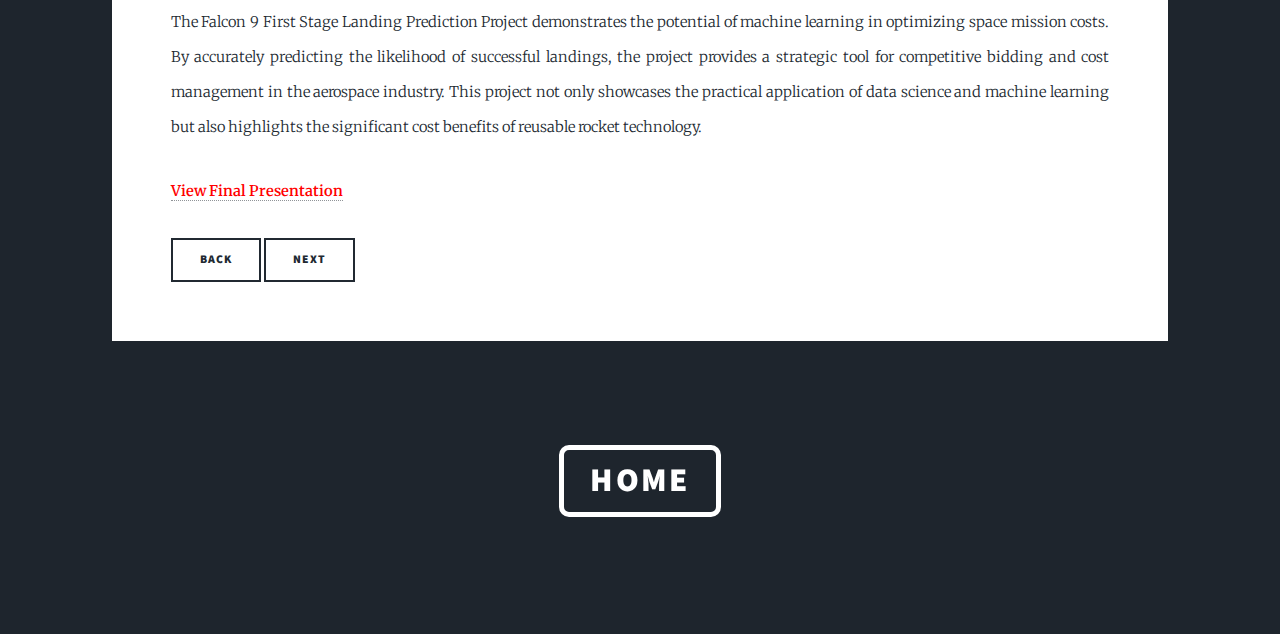
<file: ibm.html>
<!DOCTYPE HTML>
<!--
	Massively by HTML5 UP
	html5up.net | @ajlkn
	Free for personal and commercial use under the CCA 3.0 license (html5up.net/license)
-->
<html>
	<head>
		<title>Projects</title>
		<meta charset="utf-8" />
		<meta name="viewport" content="width=device-width, initial-scale=1, user-scalable=no" />
		<link rel="stylesheet" href="assets/css/main.css" />
		<noscript><link rel="stylesheet" href="assets/css/noscript.css" /></noscript>
	</head>
	<body class="is-preload">

		<!-- Wrapper -->
			<div id="wrapper">

				<!-- Header -->
					<header id="header">
						<a href="index.html" class="logo">Back</a>
					</header>

				<!-- Nav -->
					<nav id="nav">
						<ul class="links">
							<li><a href="index.html">Projects</a></li>
							<li><a href="generic.html">About Me</a></li>
							<li class="active"><a>Falcon9</a></li>
							
						</ul>
						<ul class="icons">
							<li><a href="https://www.linkedin.com/in/kasundewaka" class="icon brands fa-linkedin"><span class="label">Linkedin</span></a></li>
							<li><a href="https://github.com/kasun98" class="icon brands fa-github"><span class="label">GitHub</span></a></li>
							<li><a href="https://www.facebook.com/kasun.dewaka.ii" class="icon brands fa-facebook-f"><span class="label">Facebook</span></a></li>
						</ul>
					</nav>

				<!-- Main -->
					<div id="main">

						<!-- Post -->
							<section class="post">
								<header class="major">
									<span class="date">March 20, 2024</span>
									<h1>Falcon 9</h1>
									<p>Predicting Successful Landings to Optimize Rocket Launch Costs</p> <br>
									Reusing the first stage of Falcon 9 rockets significantly reduces the cost of space missions. While SpaceX advertises a launch cost of $62 million, other providers charge upwards of $165 million. The ability to predict successful landings of Falcon 9's first stage can provide invaluable insights for alternative companies competing against SpaceX. This project aims to develop a predictive model for the successful landing of Falcon 9's first stage, leveraging various data science methodologies and machine learning techniques.</p>
									<a href="https://github.com/kasun98/applied_datascience_capstone" class="icon brands fa-github"><span class="label">GitHub</span></a>
									<strong><a style="color: rgb(55, 0, 255);" href="https://github.com/kasun98/applied_datascience_capstone" target="_blank">GitHub Repository</a></strong>


								</header>
								<div class="image main"><img src="images/ibm.png" alt="" /></div>
								<h2>THE CONCEPT</h2>
								<p>The project centers around building a robust machine learning model that predicts whether the first stage of Falcon 9 will land successfully. This model helps in estimating the potential cost savings of a launch, thereby aiding competitors in bidding processes.</p>
								
								<h2>DATA COLLECTION AND PREPARATION</h2>
								<p>Data was gathered using a SpaceX REST API and web scraping techniques to compile detailed records of Falcon 9 launches. The data was then converted into a Pandas DataFrame and underwent extensive wrangling to clean and prepare it for analysis.</p>
								
								<h2>EXPLORATORY DATA ANALYSIS</h2>
								<p>Initial analysis involved creating scatter plots and bar charts to uncover patterns and insights. SQL queries were also executed to further manipulate and sort the data. This step was crucial in understanding the underlying factors that influence successful landings.</p>
								
								<h2>INTERACTIVE VISUALIZATIONS</h2>
								<p>An interactive dashboard was developed using Plotly Dash, featuring pie charts and scatter plots to provide dynamic data analysis capabilities. Additionally, Folium was used to create an interactive map that visualized launch site proximities and calculated distances.</p>
								
								<h2>MACHINE LEARNING MODEL DEVELOPMENT</h2>
								<p>The core of the project involved training various classification models, including Support Vector Machines (SVM), Classification Trees, and Logistic Regression. Data was split into training and testing sets, and a hyperparameter grid search was conducted to optimize the models. The best-performing model was selected based on its performance on the test data.</p>
								<div class="image fit"><img src="images/ibm2.png" alt="" /></div>
								<h2>DEVELOPMENT STACK</h2>
								<p>
									<ul>
										<li><strong>Pandas and SQL:</strong> For data manipulation and querying.</li>
										<li><strong>Plotly Dash:</strong> For creating interactive dashboards.</li>
										<li><strong>Folium:</strong> For generating interactive maps.</li>
										<li><strong>Scikit-Learn:</strong> For machine learning model development and evaluation.</li>
									</ul>
								</p>
								
								<h2>PERFORMANCE AND RESULTS</h2>
								<p>The final model was able to predict the successful landing of the Falcon 9 first stage with high accuracy. This predictive capability not only helps in cost estimation but also provides strategic insights for companies looking to compete with SpaceX.</p>
								
								<h2>LIMITATIONS AND CHALLENGES</h2>
								<p>
									<ul>
										<li><strong>Data Quality:</strong> Ensuring the accuracy and completeness of the data collected was a significant challenge.</li>
										<li><strong>Model Generalization:</strong> Making sure the model generalizes well to new, unseen data required careful validation and testing.</li>
									</ul>
								</p>
								
								<h2>CONCLUSION</h2>
								<p>The Falcon 9 First Stage Landing Prediction Project demonstrates the potential of machine learning in optimizing space mission costs. By accurately predicting the likelihood of successful landings, the project provides a strategic tool for competitive bidding and cost management in the aerospace industry. This project not only showcases the practical application of data science and machine learning but also highlights the significant cost benefits of reusable rocket technology.</p>
								
								<p ><strong><a style="color: rgb(255, 0, 0);" href="https://drive.google.com/file/d/1vrfLekAhRBDadGu5LyhRFc7-LyUkTtFD/view?usp=sharing" target="_blank">View Final Presentation</a></strong></p>


								<p></p>
								<div class="buttons">
									<button class="back" onclick="history.back()">Back</button>
									<button class="next" onclick="window.location.href='mars.html'">Next</button>
								</div>
								</section>
								

					</div>

				

				<!-- Copyright -->
				<header id="header">
					<a href="index.html" class="logo">Home</a>
				</header>

			</div>

		<!-- Scripts -->
			<script src="assets/js/jquery.min.js"></script>
			<script src="assets/js/jquery.scrollex.min.js"></script>
			<script src="assets/js/jquery.scrolly.min.js"></script>
			<script src="assets/js/browser.min.js"></script>
			<script src="assets/js/breakpoints.min.js"></script>
			<script src="assets/js/util.js"></script>
			<script src="assets/js/main.js"></script>

	</body>
</html>
</file>
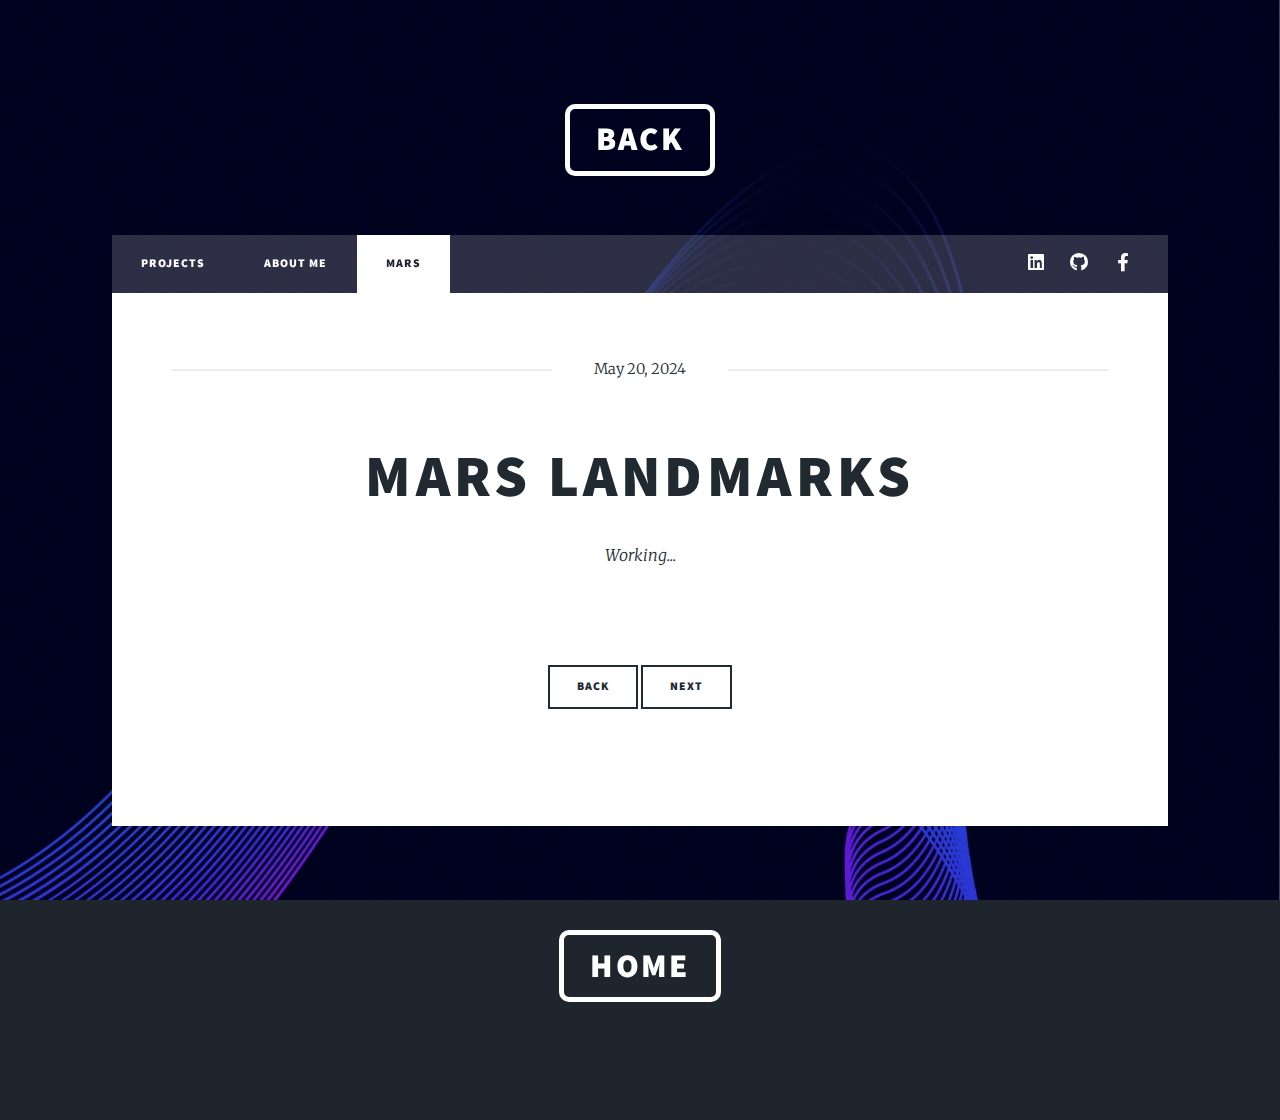
<file: mars.html>
<!DOCTYPE HTML>
<!--
	Massively by HTML5 UP
	html5up.net | @ajlkn
	Free for personal and commercial use under the CCA 3.0 license (html5up.net/license)
-->
<html>
	<head>
		<title>Projects</title>
		<meta charset="utf-8" />
		<meta name="viewport" content="width=device-width, initial-scale=1, user-scalable=no" />
		<link rel="stylesheet" href="assets/css/main.css" />
		<noscript><link rel="stylesheet" href="assets/css/noscript.css" /></noscript>
	</head>
	<body class="is-preload">

		<!-- Wrapper -->
			<div id="wrapper">

				<!-- Header -->
					<header id="header">
						<a href="index.html" class="logo">Back</a>
					</header>

				<!-- Nav -->
					<nav id="nav">
						<ul class="links">
							<li><a href="index.html">Projects</a></li>
							<li><a href="generic.html">About Me</a></li>
							<li class="active"><a>Mars</a></li>
							
						</ul>
						<ul class="icons">
							<li><a href="https://www.linkedin.com/in/kasundewaka/" class="icon brands fa-linkedin"><span class="label">Linkedin</span></a></li>
							<li><a href="https://github.com/kasun98" class="icon brands fa-github"><span class="label">GitHub</span></a></li>
							<li><a href="https://www.facebook.com/kasun.dewaka.ii" class="icon brands fa-facebook-f"><span class="label">Facebook</span></a></li>
						</ul>
					</nav>

				<!-- Main -->
					<div id="main">

						<!-- Post -->
							<section class="post">
								<header class="major">
									<span class="date">May 20, 2024</span>
									<h1>Mars Landmarks</h1>
									<p>Working...</p><br>

								</p>
								<!--
								<a href="" class="icon brands fa-github"><span class="label">GitHub</span></a>
								<strong><a style="color: rgb(55, 0, 255);" href="" target="_blank">GitHub Repository</a></strong>


								</header>
								<div class="image main"><img src="images/nb.gif" alt="" /></div>
								<h2>The Concept</h2>
								<p>

									NeuronBit leverages a convolutional neural network (CNN) with leaky ReLU activation and an intricate 14-layer architecture. Unlike conventional methods, NeuronBit predicts whether the next day's opening price will be higher or lower than today’s opening price. This directional prediction model provides traders with valuable insights into market trends, helping them make informed decisions.</p>
								<div class="image main"><img src="images/fcnn.png" alt="" /></div>
									<h2>
									Feature Engineering and Model Development</h2>
								<p>

									Feature engineering is the cornerstone of building an effective prediction model. For NeuronBit, I meticulously selected 26 features that significantly influence Bitcoin prices. These features were chosen based on their potential impact on market movements and their relevance to the prediction task. Notably, I chose not to apply normalization techniques, allowing the model to operate on raw data and adapt to market shifts more naturally.
								</p>
								<div class="highlight">
									<h3>Development Stack</h3>
									<ul>
										<li><strong>Investpy API:</strong> For retrieving market data.</li>
										<li><strong>Plotly and Pandas:</strong> For data visualization and manipulation.</li>
										<li><strong>TensorFlow and Keras:</strong> For building and training the convolutional neural network.</li>
										<li><strong>HTML, CSS, and JavaScript:</strong> For creating an interactive user interface.</li>
										<li><strong>Flask:</strong> For serving the TensorFlow model to users via a web application.</li>
									</ul>
								</div>
						
								<h2>Performance and Results</h2>
								<p>NeuronBit has demonstrated exceptional performance, achieving a 97% F1 score on the test dataset. This high level of accuracy underscores the effectiveness of the feature selection and the robustness of the CNN architecture. Users can rely on NeuronBit to provide accurate market direction predictions, giving them a strategic edge in their trading activities.</p>
						
								<div class="image fit"><img src="images/f1.png" alt="" /></div>
								<h2>Limitations and Challenges</h2>
								<p>Despite its impressive performance, NeuronBit does have some limitations:</p>
								<ul>
									<li><strong>API Restrictions:</strong> The free API service used to fetch market data occasionally hits request limits, causing disruptions.</li>
									<li><strong>Weekday Suitability:</strong> The model is primarily designed for weekday trading and does not perform as well over weekends when market dynamics can differ significantly.</li>
								</ul>
						
								<h2>Conclusion</h2>
								<p>NeuronBit represents a significant advancement in cryptocurrency market prediction. By focusing on market direction rather than exact prices and employing a CNN architecture without normalization, NeuronBit offers a fresh perspective on market forecasting. With its user-friendly web interface, traders can easily access reliable predictions and enhance their decision-making processes.</p>
								<p>Explore NeuronBit and experience a new way of navigating the dynamic world of Bitcoin trading. Visit my portfolio to learn more and access the tool.</p>
							



								<p></p>
								-->
								<div class="buttons">
									<button class="back" onclick="history.back()">Back</button>
									<button class="next" onclick="window.location.href='neuronbit.html'">Next</button>
								</div>
								</section>
								

					</div>

				

				<!-- Copyright -->
				<header id="header">
					<a href="index.html" class="logo">Home</a>
				</header>

			</div>

		<!-- Scripts -->
			<script src="assets/js/jquery.min.js"></script>
			<script src="assets/js/jquery.scrollex.min.js"></script>
			<script src="assets/js/jquery.scrolly.min.js"></script>
			<script src="assets/js/browser.min.js"></script>
			<script src="assets/js/breakpoints.min.js"></script>
			<script src="assets/js/util.js"></script>
			<script src="assets/js/main.js"></script>

	</body>
</html>
</file>
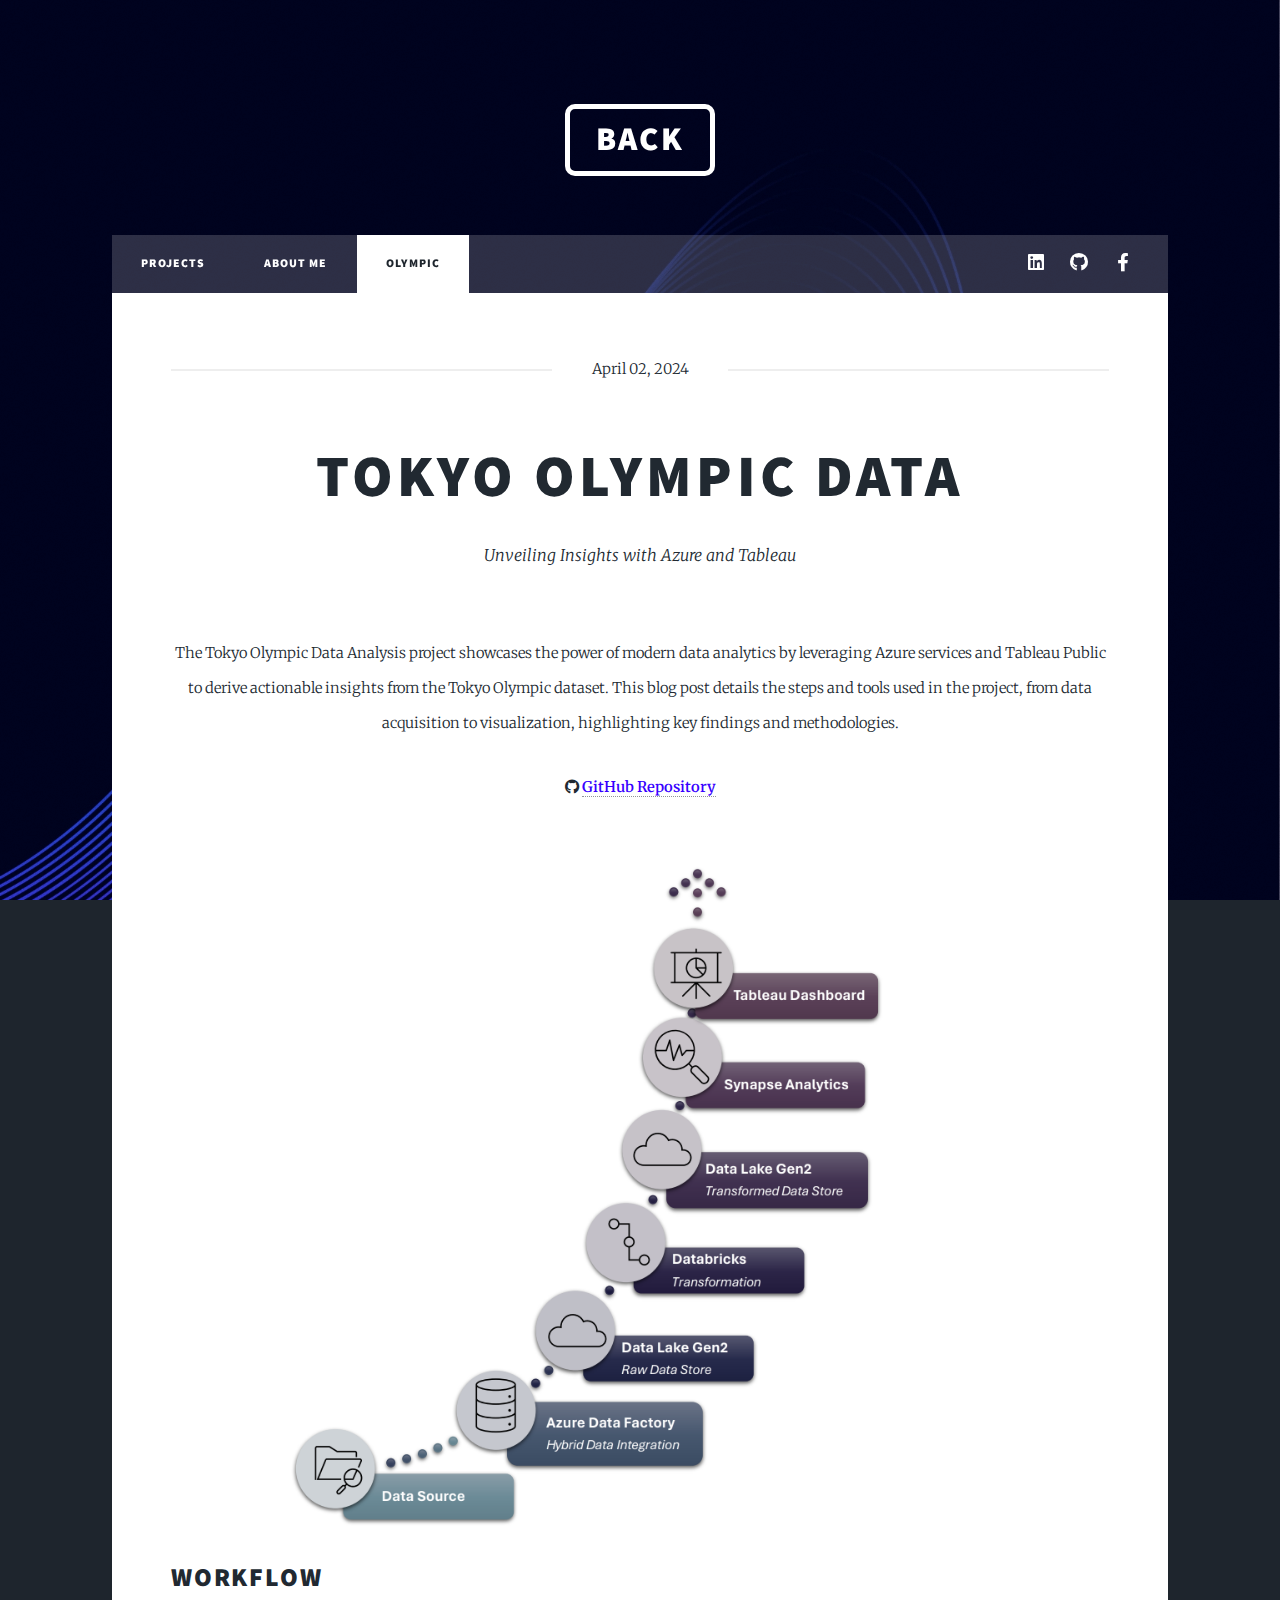
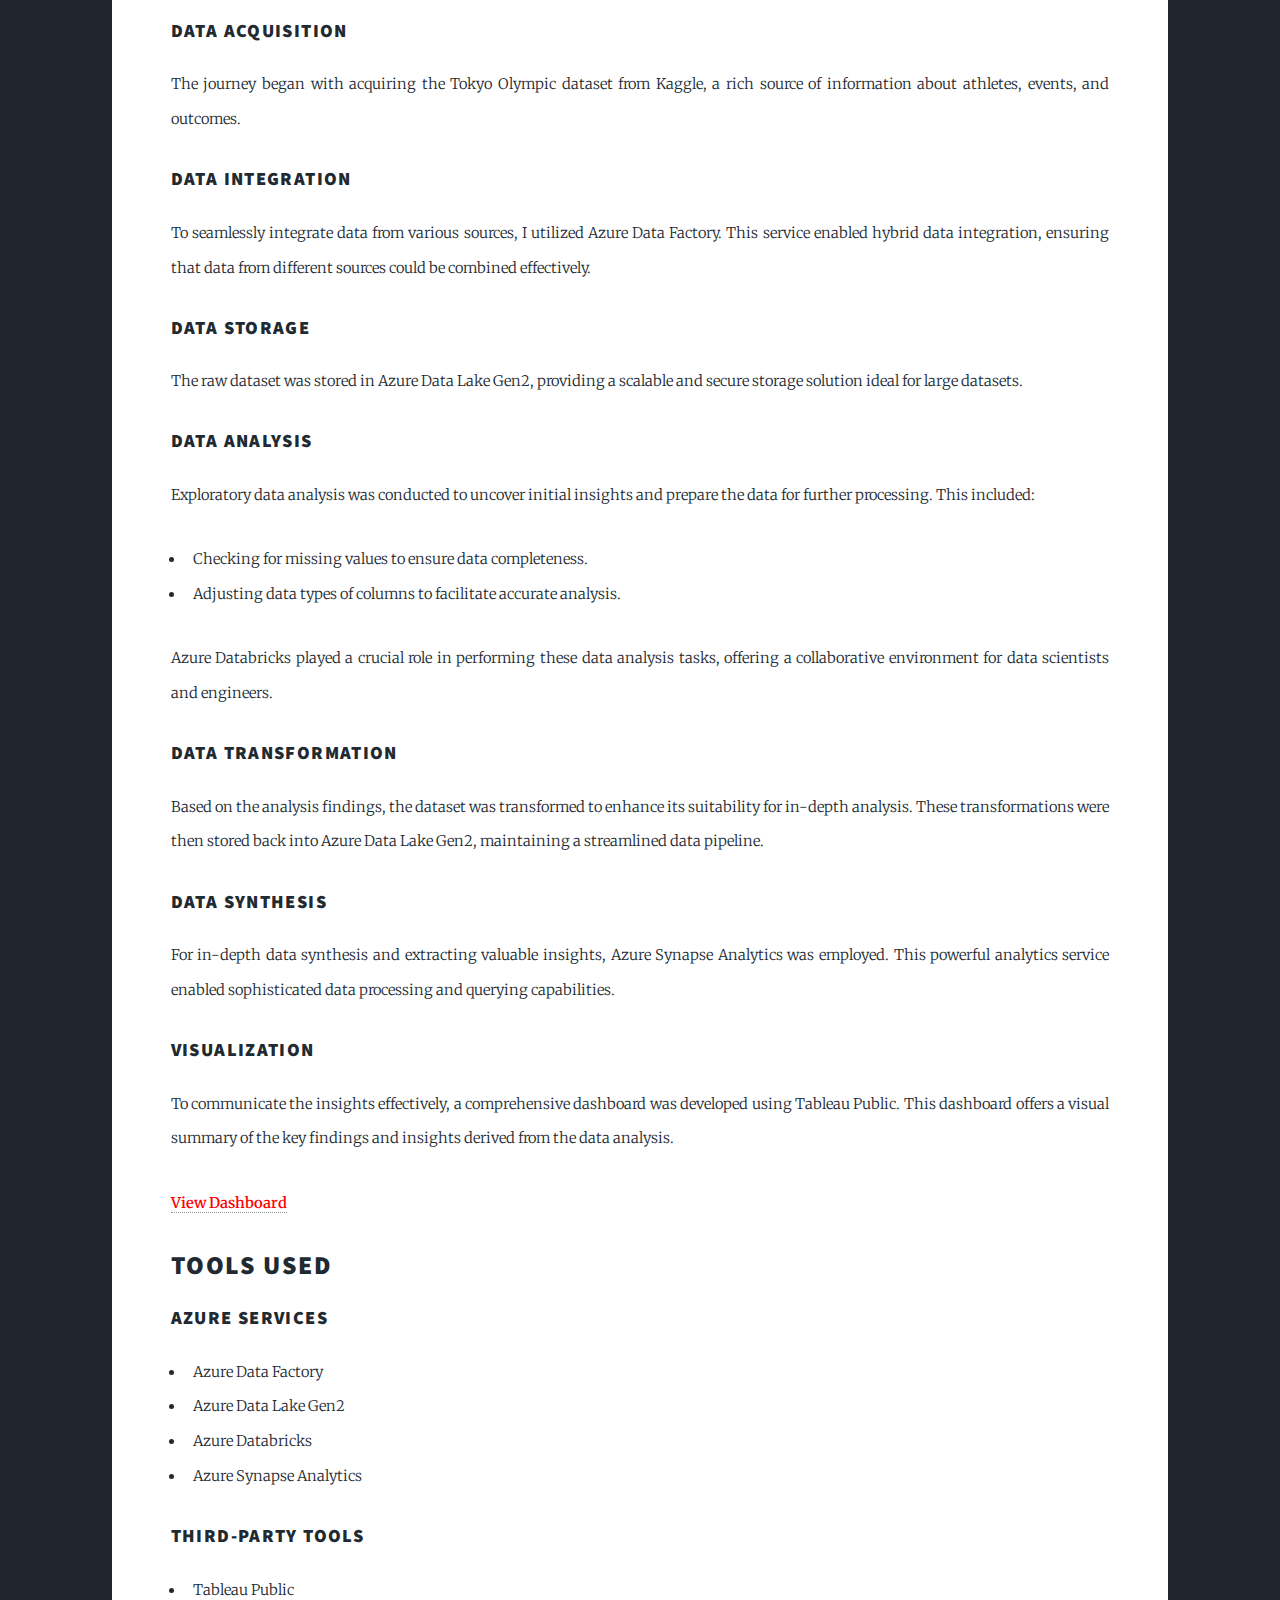
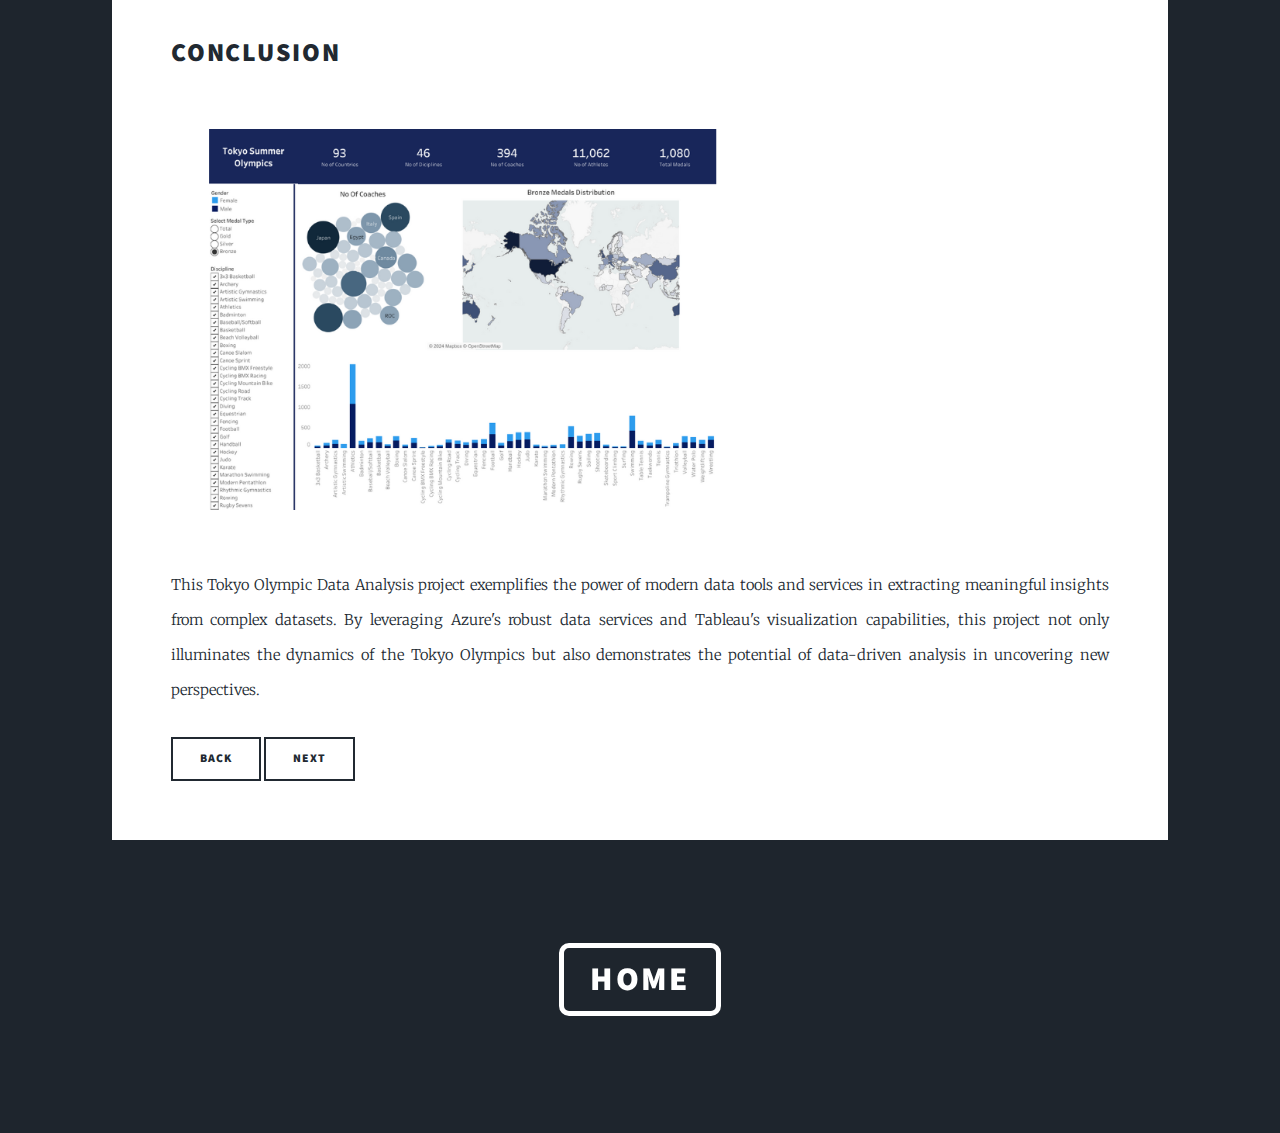
<file: olympic.html>
<!DOCTYPE HTML>
<!--
	Massively by HTML5 UP
	html5up.net | @ajlkn
	Free for personal and commercial use under the CCA 3.0 license (html5up.net/license)
-->
<html>
	<head>
		<title>Projects</title>
		<meta charset="utf-8" />
		<meta name="viewport" content="width=device-width, initial-scale=1, user-scalable=no" />
		<link rel="stylesheet" href="assets/css/main.css" />
		<noscript><link rel="stylesheet" href="assets/css/noscript.css" /></noscript>
	</head>
	<body class="is-preload">

		<!-- Wrapper -->
			<div id="wrapper">

				<!-- Header -->
					<header id="header">
						<a href="index.html" class="logo">Back</a>
					</header>

				<!-- Nav -->
					<nav id="nav">
						<ul class="links">
							<li><a href="index.html">Projects</a></li>
							<li><a href="generic.html">About Me</a></li>
							<li class="active"><a>Olympic</a></li>
							
						</ul>
						<ul class="icons">
							<li><a href="https://www.linkedin.com/in/kasundewaka" class="icon brands fa-linkedin"><span class="label">Linkedin</span></a></li>
							<li><a href="https://github.com/kasun98" class="icon brands fa-github"><span class="label">GitHub</span></a></li>
							<li><a href="https://www.facebook.com/kasun.dewaka.ii" class="icon brands fa-facebook-f"><span class="label">Facebook</span></a></li>
						</ul>
					</nav>

				<!-- Main -->
					<div id="main">

						<!-- Post -->
							<section class="post">
								<header class="major">
									<span class="date">April 02, 2024</span>
									<h1>Tokyo Olympic Data</h1>
									<p>Unveiling Insights with Azure and Tableau</p><br>
									The Tokyo Olympic Data Analysis project showcases the power of modern data analytics by leveraging Azure services and Tableau Public to derive actionable insights from the Tokyo Olympic dataset. This blog post details the steps and tools used in the project, from data acquisition to visualization, highlighting key findings and methodologies.</p>
									<a href="https://github.com/kasun98/Olympic-data" class="icon brands fa-github"><span class="label">GitHub</span></a>
									<strong><a style="color: rgb(55, 0, 255);" href="https://github.com/kasun98/Olympic-data" target="_blank">GitHub Repository</a></strong>

								</header>
								<div class="image fit"><img src="images/olympic2.png" alt="" /></div>
								<h2>Workflow</h2>
        
								<h3>Data Acquisition</h3>
								<p>The journey began with acquiring the Tokyo Olympic dataset from Kaggle, a rich source of information about athletes, events, and outcomes.</p>

								<h3>Data Integration</h3>
								<p>To seamlessly integrate data from various sources, I utilized Azure Data Factory. This service enabled hybrid data integration, ensuring that data from different sources could be combined effectively.</p>

								<h3>Data Storage</h3>
								<p>The raw dataset was stored in Azure Data Lake Gen2, providing a scalable and secure storage solution ideal for large datasets.</p>

								<h3>Data Analysis</h3>
								<p>Exploratory data analysis was conducted to uncover initial insights and prepare the data for further processing. This included:</p>
								<ul>
									<li>Checking for missing values to ensure data completeness.</li>
									<li>Adjusting data types of columns to facilitate accurate analysis.</li>
								</ul>
								<p>Azure Databricks played a crucial role in performing these data analysis tasks, offering a collaborative environment for data scientists and engineers.</p>

								<h3>Data Transformation</h3>
								<p>Based on the analysis findings, the dataset was transformed to enhance its suitability for in-depth analysis. These transformations were then stored back into Azure Data Lake Gen2, maintaining a streamlined data pipeline.</p>

								<h3>Data Synthesis</h3>
								<p>For in-depth data synthesis and extracting valuable insights, Azure Synapse Analytics was employed. This powerful analytics service enabled sophisticated data processing and querying capabilities.</p>

								<h3>Visualization</h3>
								<p>To communicate the insights effectively, a comprehensive dashboard was developed using Tableau Public. This dashboard offers a visual summary of the key findings and insights derived from the data analysis.</p>
								<p><strong><a style="color: rgb(255, 0, 0);" href="https://public.tableau.com/views/Book1_17120794704690/Dashboard1?:language=en-US&:sid=59A8DA4A48164144A5D86E4A4B7E8451-0:0&:display_count=n&:origin=viz_share_link" target="_blank">View Dashboard</a></strong></p>

								<h2>Tools Used</h2>
								<div class="highlight">
									<h3>Azure Services</h3>
									<ul>
										<li>Azure Data Factory</li>
										<li>Azure Data Lake Gen2</li>
										<li>Azure Databricks</li>
										<li>Azure Synapse Analytics</li>
									</ul>
									<h3>Third-Party Tools</h3>
									<ul>
										<li>Tableau Public</li>
									</ul>
								</div>

								<h2>Conclusion</h2>
								<div class="image main"><img src="images/olympic3.png" alt="" /></div>
								<p>This Tokyo Olympic Data Analysis project exemplifies the power of modern data tools and services in extracting meaningful insights from complex datasets. By leveraging Azure's robust data services and Tableau's visualization capabilities, this project not only illuminates the dynamics of the Tokyo Olympics but also demonstrates the potential of data-driven analysis in uncovering new perspectives.</p>
								


								<p></p>
								<div class="buttons">
									<button class="back" onclick="history.back()">Back</button>
									<button class="next" onclick="window.location.href='ibm.html'">Next</button>
								</div>
								</section>
								

					</div>

				

				<!-- Copyright -->
				<header id="header">
					<a href="index.html" class="logo">Home</a>
				</header>

			</div>

		<!-- Scripts -->
			<script src="assets/js/jquery.min.js"></script>
			<script src="assets/js/jquery.scrollex.min.js"></script>
			<script src="assets/js/jquery.scrolly.min.js"></script>
			<script src="assets/js/browser.min.js"></script>
			<script src="assets/js/breakpoints.min.js"></script>
			<script src="assets/js/util.js"></script>
			<script src="assets/js/main.js"></script>

	</body>
</html>
</file>
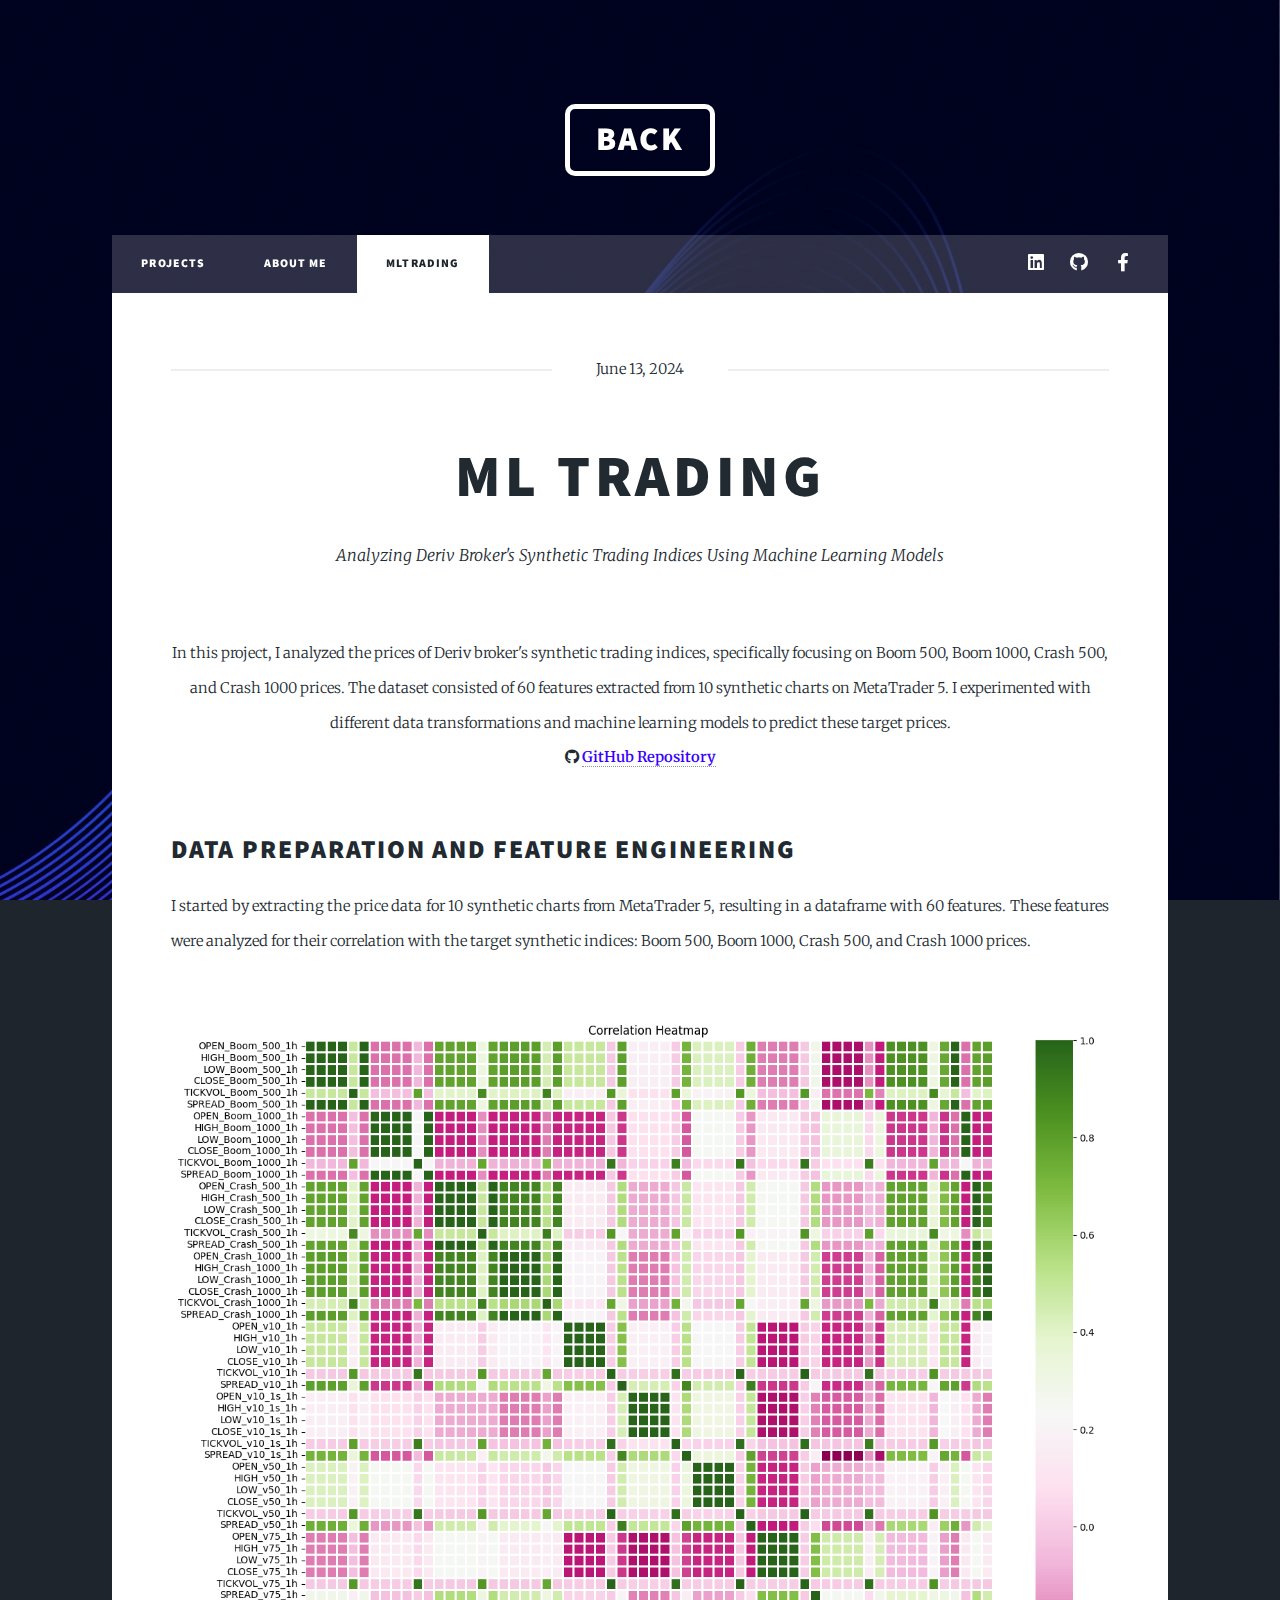
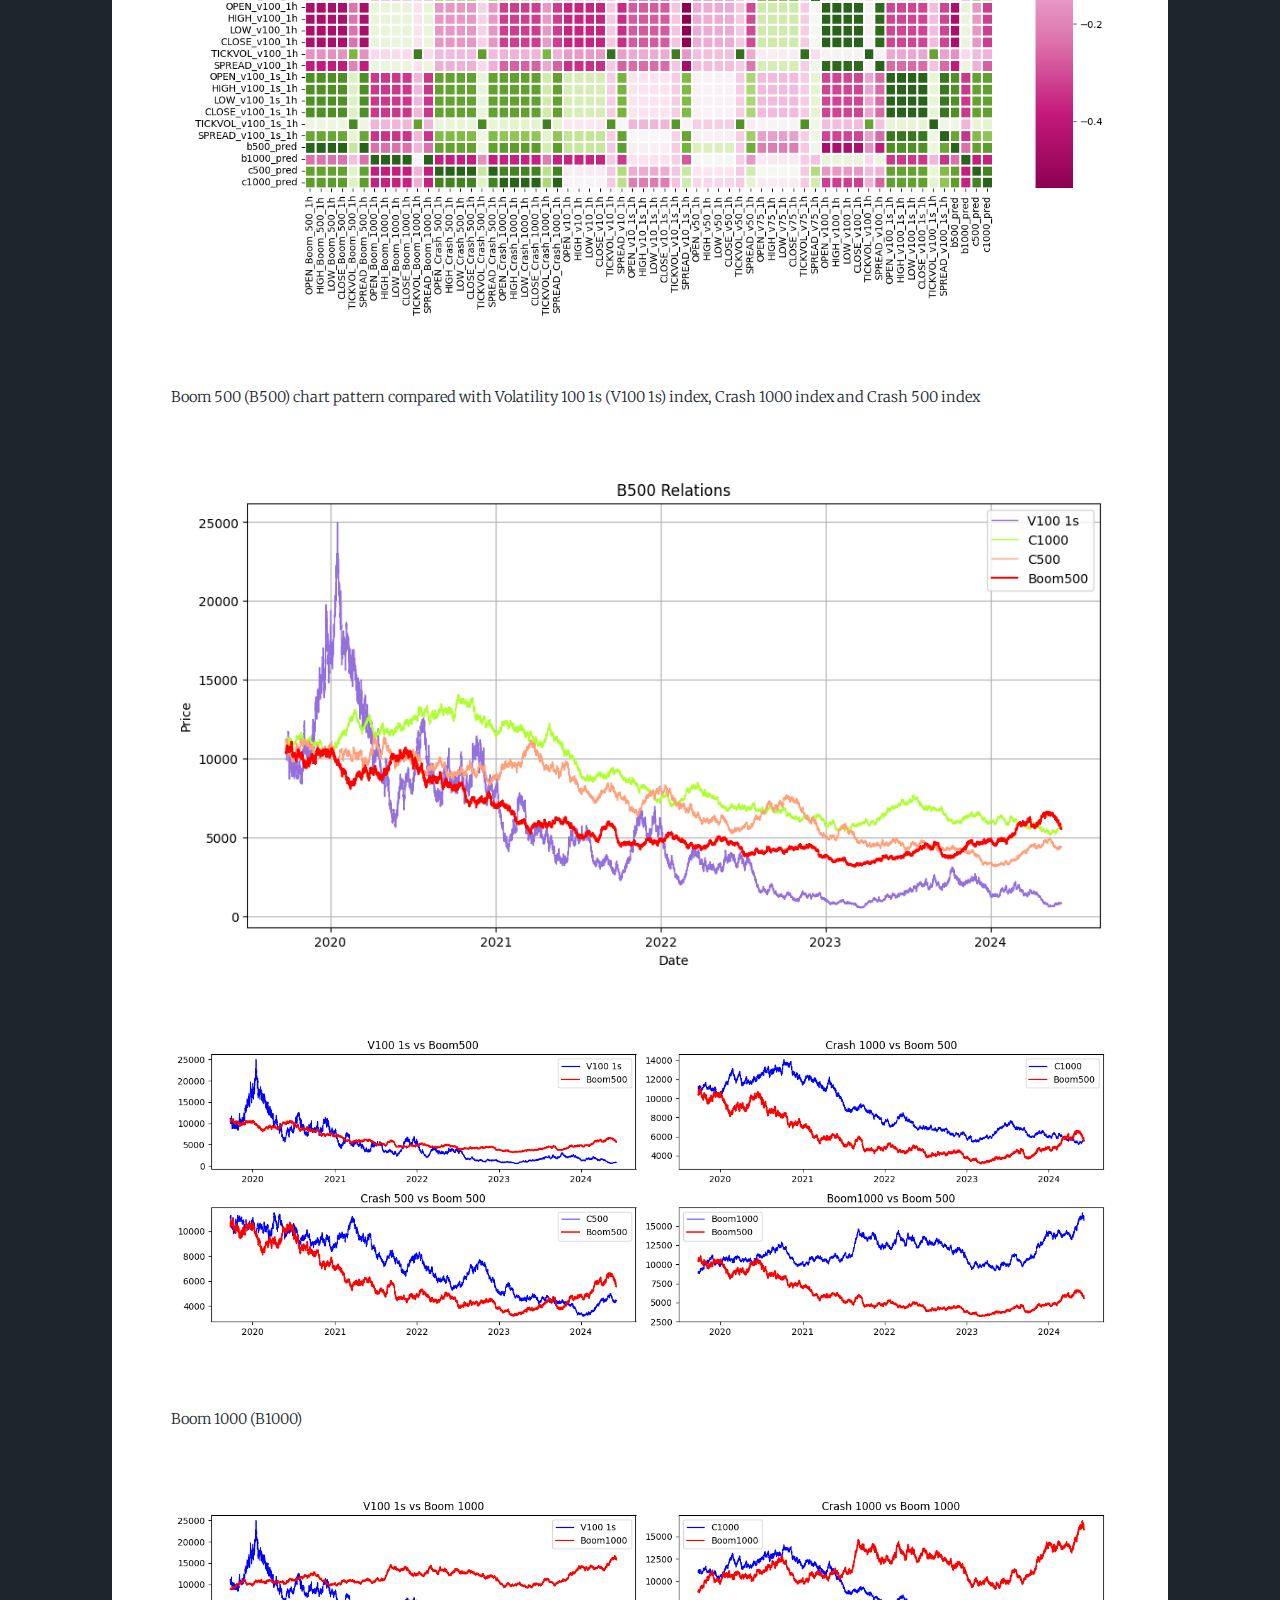
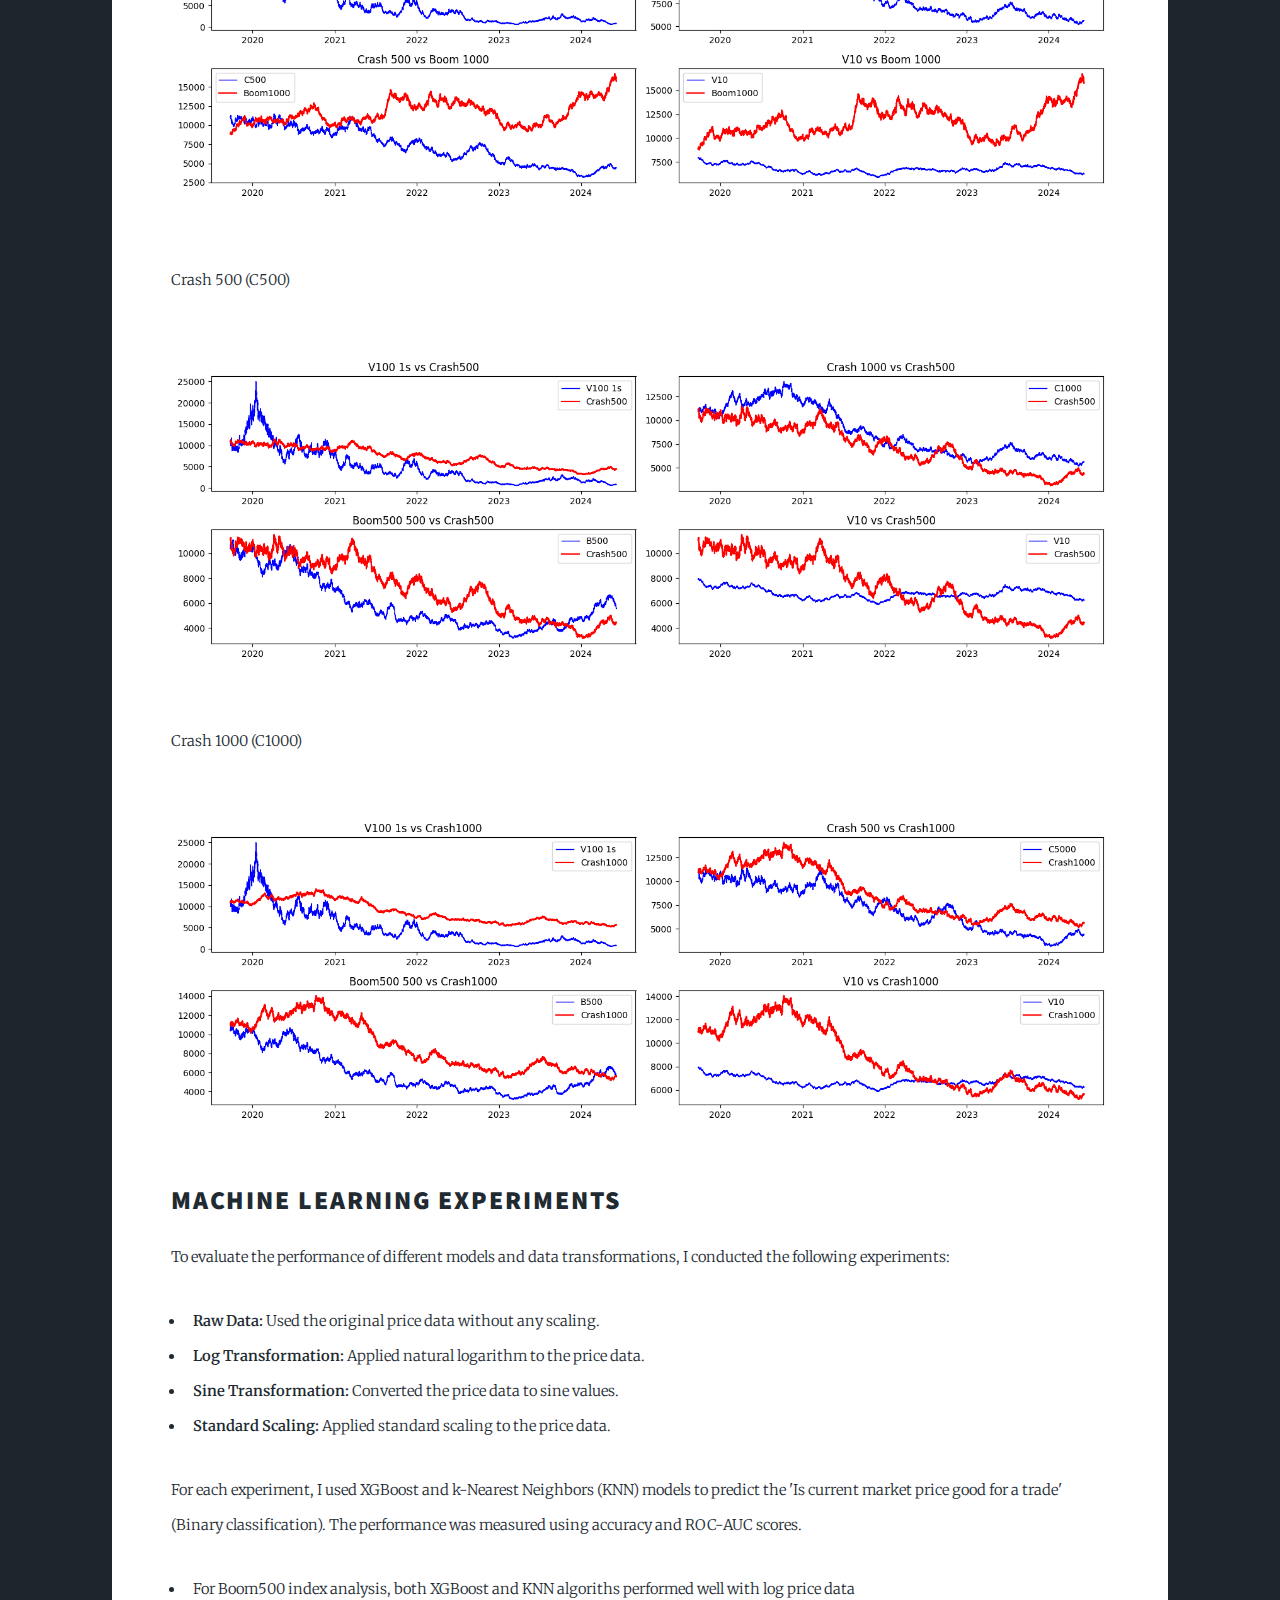
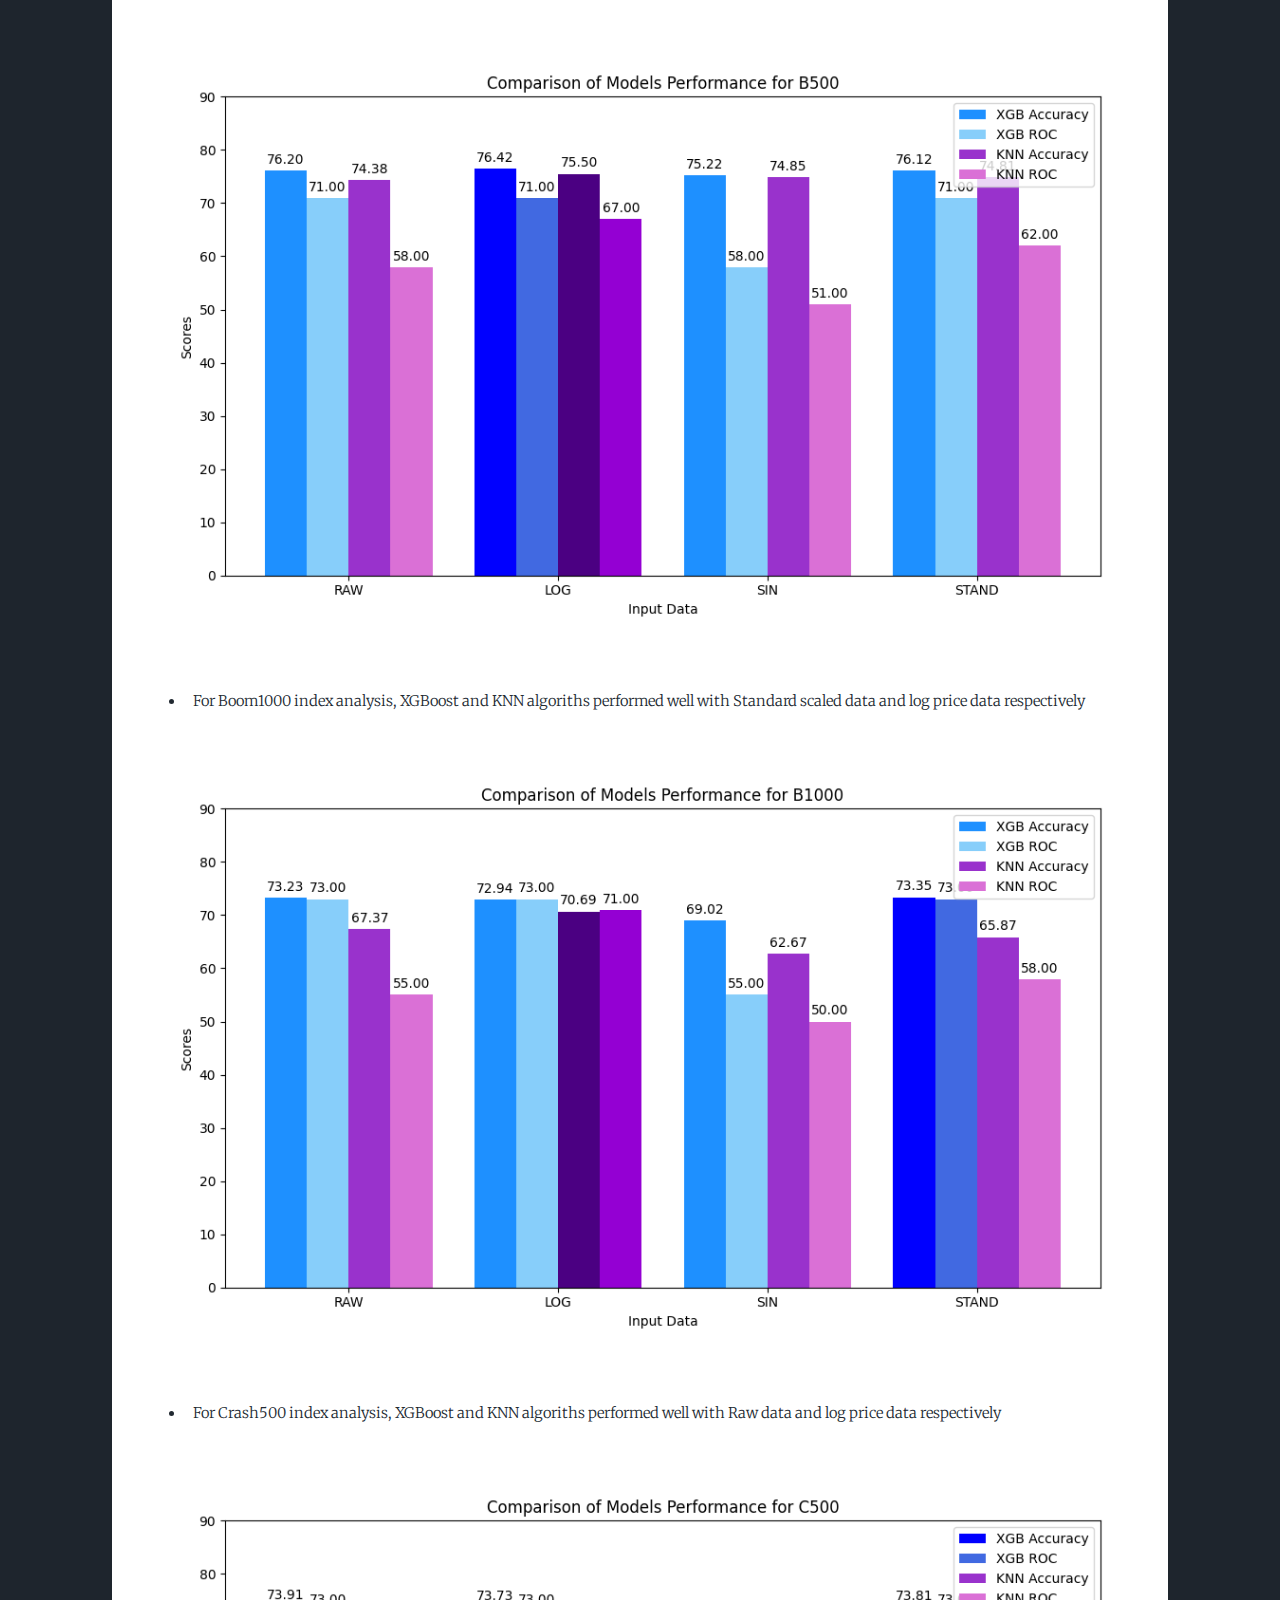
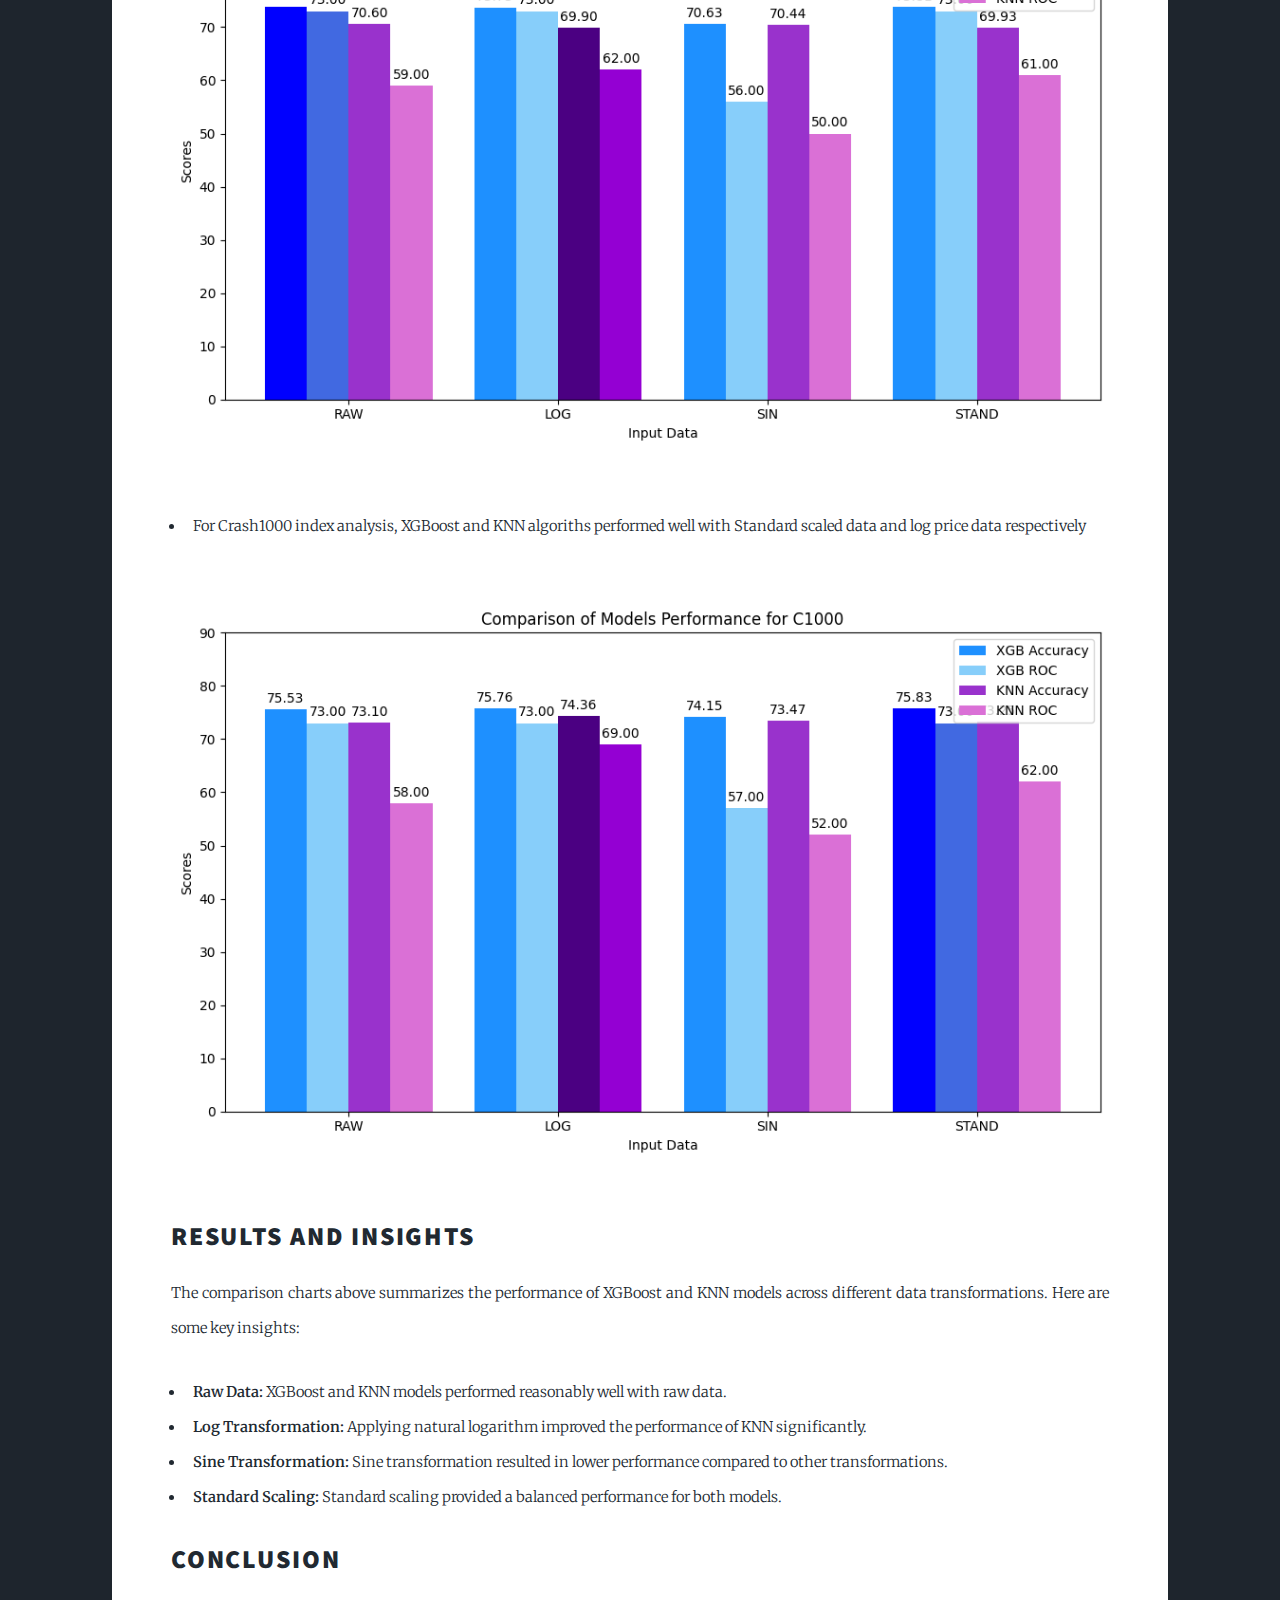
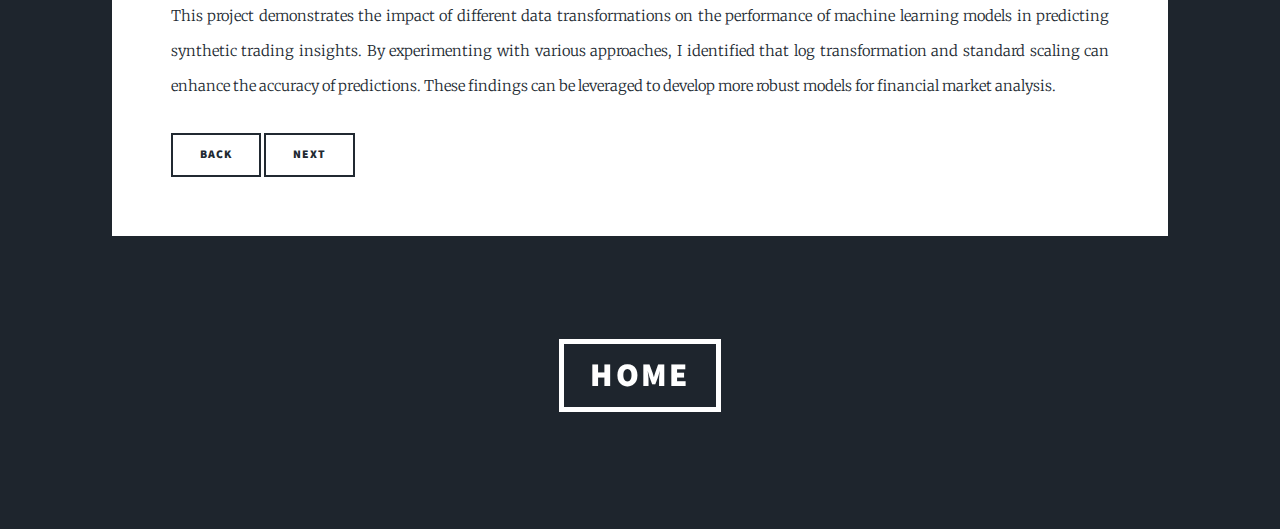
<file: synths.html>
<!DOCTYPE HTML>
<!--
	Massively by HTML5 UP
	html5up.net | @ajlkn
	Free for personal and commercial use under the CCA 3.0 license (html5up.net/license)
-->
<html>
	<head>
		<title>Projects</title>
		<meta charset="utf-8" />
		<meta name="viewport" content="width=device-width, initial-scale=1, user-scalable=no" />
		<link rel="stylesheet" href="assets/css/main.css" />
		<noscript><link rel="stylesheet" href="assets/css/noscript.css" /></noscript>
	</head>
	<body class="is-preload">

		<!-- Wrapper -->
			<div id="wrapper">

				<!-- Header -->
					<header id="header">
						<a href="index.html" class="logo">Back</a>
					</header>

				<!-- Nav -->
					<nav id="nav">
						<ul class="links">
							<li><a href="index.html">Projects</a></li>
							<li><a href="generic.html">About Me</a></li>
							<li class="active"><a>MLTrading</a></li>
							
							
						</ul>
						<ul class="icons">
							<li><a href="https://www.linkedin.com/in/kasundewaka" class="icon brands fa-linkedin"><span class="label">Linkedin</span></a></li>
							<li><a href="https://github.com/kasun98" class="icon brands fa-github"><span class="label">GitHub</span></a></li>
							<li><a href="https://www.facebook.com/kasun.dewaka.ii" class="icon brands fa-facebook-f"><span class="label">Facebook</span></a></li>
						</ul>
					</nav>

				<!-- Main -->
					<div id="main">

						<!-- Post -->
                        <section class="post">
                            <header class="major">
                                <span class="date">June 13, 2024</span>
                                <h1>ML Trading</h1>
                                <p>Analyzing Deriv Broker's Synthetic Trading Indices Using Machine Learning Models</p><br>
                                In this project, I analyzed the prices of Deriv broker's synthetic trading indices, specifically focusing on Boom 500, Boom 1000, Crash 500, and Crash 1000 prices. The dataset consisted of 60 features extracted from 10 synthetic charts on MetaTrader 5. I experimented with different data transformations and machine learning models to predict these target prices.
                                <br>
                                <a href="https://github.com/kasun98/synthetics" class="icon brands fa-github"><span class="label">GitHub</span></a>
								<strong><a style="color: rgb(55, 0, 255);" href="https://github.com/kasun98/synthetics" target="_blank">GitHub Repository</a></strong><br>
								
                            </header>
                            
                            <h2>Data Preparation and Feature Engineering</h2>
                            <p>
                                I started by extracting the price data for 10 synthetic charts from MetaTrader 5, resulting in a dataframe with 60 features. These features were analyzed for their correlation with the target synthetic indices: Boom 500, Boom 1000, Crash 500, and Crash 1000 prices.
                            </p>
                            <div class="image main"><img src="images/correlation_matrix.png" alt="B500" /></div>
                            <p>Boom 500 (B500) chart pattern compared with Volatility 100 1s (V100 1s) index, Crash 1000 index and Crash 500 index</p>
                            <div class="image main"><img src="images/synths1_b500.png" alt="B500" /></div>
                            <div class="image main"><img src="images/synths2_b500.png" alt="B500" /></div>
                            <p>Boom 1000 (B1000)</p>
                            <div class="image main"><img src="images/synths3_b1000.png" alt="B500" /></div>
                            <p>Crash 500 (C500)</p>
                            <div class="image main"><img src="images/synths4_c500.png" alt="B500" /></div>
                            <p>Crash 1000 (C1000)</p>
                            <div class="image main"><img src="images/synths5_c1000.png" alt="B500" /></div>
                            <h2>Machine Learning Experiments</h2>
                            <p>
                                To evaluate the performance of different models and data transformations, I conducted the following experiments:
                                <ul>
                                    <li><strong>Raw Data:</strong> Used the original price data without any scaling.</li>
                                    <li><strong>Log Transformation:</strong> Applied natural logarithm to the price data.</li>
                                    <li><strong>Sine Transformation:</strong> Converted the price data to sine values.</li>
                                    <li><strong>Standard Scaling:</strong> Applied standard scaling to the price data.</li>
                                </ul>
                                For each experiment, I used XGBoost and k-Nearest Neighbors (KNN) models to predict the 'Is current market price good for a trade' (Binary classification). The performance was measured using accuracy and ROC-AUC scores.
                            </p>
                            
                            <ul><li> For Boom500 index analysis, both XGBoost and KNN algoriths performed well with log price data</li></ul>
                            <div class="image main"><img src="images/b500.png" alt="" /></div>
                            <ul><li> For Boom1000 index analysis, XGBoost and KNN algoriths performed well with Standard scaled data and log price data respectively</li></ul>
                            <div class="image main"><img src="images/b1000.png" alt="" /></div>
                            <ul><li> For Crash500 index analysis, XGBoost and KNN algoriths performed well with Raw data and log price data respectively</li></ul>
                            <div class="image main"><img src="images/c500.png" alt="" /></div>
                            <ul><li> For Crash1000 index analysis, XGBoost and KNN algoriths performed well with Standard scaled data and log price data respectively</li></ul>
                            <div class="image main"><img src="images/c1000.png" alt="" /></div>
                            
                            <h2>Results and Insights</h2>
                            <p>
                                The comparison charts above summarizes the performance of XGBoost and KNN models across different data transformations. Here are some key insights:
                                <ul>
                                    <li><strong>Raw Data:</strong> XGBoost and KNN models performed reasonably well with raw data.</li>
                                    <li><strong>Log Transformation:</strong> Applying natural logarithm improved the performance of KNN significantly.</li>
                                    <li><strong>Sine Transformation:</strong> Sine transformation resulted in lower performance compared to other transformations.</li>
                                    <li><strong>Standard Scaling:</strong> Standard scaling provided a balanced performance for both models.</li>
                                </ul>
                            </p>
                            
                            <h2>Conclusion</h2>
                            <p>
                                This project demonstrates the impact of different data transformations on the performance of machine learning models in predicting synthetic trading insights. By experimenting with various approaches, I identified that log transformation and standard scaling can enhance the accuracy of predictions. These findings can be leveraged to develop more robust models for financial market analysis.
                            </p>
								<div class="buttons">
									<button class="back" onclick="history.back()">Back</button>
									<button class="next" onclick="window.location.href='st.html'">Next</button>
								</div>
								</section>
								

					</div>

				

				<!-- Copyright -->
				<header id="header1">
					<a href="index.html" class="logo">Home</a>
					
				</header>

			</div>

		<!-- Scripts -->
			<script src="assets/js/jquery.min.js"></script>
			<script src="assets/js/jquery.scrollex.min.js"></script>
			<script src="assets/js/jquery.scrolly.min.js"></script>
			<script src="assets/js/browser.min.js"></script>
			<script src="assets/js/breakpoints.min.js"></script>
			<script src="assets/js/util.js"></script>
			<script src="assets/js/main.js"></script>

	</body>
</html>
</file>
<file: assets/css/main.css>
@import url(fontawesome-all.min.css);
@import url("https://fonts.googleapis.com/css?family=Merriweather:300,700,300italic,700italic|Source+Sans+Pro:900");

/*
	Massively by HTML5 UP
	html5up.net | @ajlkn
	Free for personal and commercial use under the CCA 3.0 license (html5up.net/license)
*/

html, body, div, span, applet, object,
iframe, h1, h2, h3, h4, h5, h6, p, blockquote,
pre, a, abbr, acronym, address, big, cite,
code, del, dfn, em, img, ins, kbd, q, s, samp,
small, strike, strong, sub, sup, tt, var, b,
u, i, center, dl, dt, dd, ol, ul, li, fieldset,
form, label, legend, table, caption, tbody,
tfoot, thead, tr, th, td, article, aside,
canvas, details, embed, figure, figcaption,
footer, header, hgroup, menu, nav, output, ruby,
section, summary, time, mark, audio, video {
	margin: 0;
	padding: 0;
	border: 0;
	font-size: 100%;
	font: inherit;
	vertical-align: baseline;}

article, aside, details, figcaption, figure,
footer, header, hgroup, menu, nav, section {
	display: block;}

body {
	line-height: 1;
}

ol, ul {
	list-style: none;
}

blockquote, q {
	quotes: none;
}

	blockquote:before, blockquote:after, q:before, q:after {
		content: '';
		content: none;
	}

table {
	border-collapse: collapse;
	border-spacing: 0;
}

body {
	-webkit-text-size-adjust: none;
}

mark {
	background-color: transparent;
	color: inherit;
}

input::-moz-focus-inner {
	border: 0;
	padding: 0;
}

input, select, textarea {
	-moz-appearance: none;
	-webkit-appearance: none;
	-ms-appearance: none;
	appearance: none;
}

/* Basic */

	@-ms-viewport {
		width: device-width;
	}

	body {
		-ms-overflow-style: scrollbar;
	}

	@media screen and (max-width: 480px) {

		html, body {
			min-width: 320px;
		}

	}

	html {
		box-sizing: border-box;
	}

	*, *:before, *:after {
		box-sizing: inherit;
	}

	body {
		background-color: #1e252d;
	}

		body.is-preload *, body.is-preload *:before, body.is-preload *:after {
			-moz-animation: none !important;
			-webkit-animation: none !important;
			-ms-animation: none !important;
			animation: none !important;
			-moz-transition: none !important;
			-webkit-transition: none !important;
			-ms-transition: none !important;
			transition: none !important;
		}

/* Type */

	html {
		font-size: 16pt;
	}

		@media screen and (max-width: 1680px) {

			html {
				font-size: 12pt;
			}

		}

		@media screen and (max-width: 1280px) {

			html {
				font-size: 11pt;
			}

		}

		@media screen and (max-width: 360px) {

			html {
				font-size: 10pt;
			}

		}

	body {
		color: #212931;
	}

	body, input, select, textarea {
		font-family: "Merriweather", Georgia, serif;
		font-weight: 300;
		font-size: 1rem;
		line-height: 2.375;
	}

	a {
		-moz-transition: color 0.2s ease-in-out, background-color 0.2s ease-in-out, border-color 0.2s ease-in-out, box-shadow 0.2s ease-in-out;
		-webkit-transition: color 0.2s ease-in-out, background-color 0.2s ease-in-out, border-color 0.2s ease-in-out, box-shadow 0.2s ease-in-out;
		-ms-transition: color 0.2s ease-in-out, background-color 0.2s ease-in-out, border-color 0.2s ease-in-out, box-shadow 0.2s ease-in-out;
		transition: color 0.2s ease-in-out, background-color 0.2s ease-in-out, border-color 0.2s ease-in-out, box-shadow 0.2s ease-in-out;
		border-bottom: dotted 1px;
		text-decoration: none;
	}

		a:hover {
			border-bottom-color: transparent;
		}

	strong, b {
		font-weight: 600;
	}

	em, i {
		font-style: italic;
	}

	p {
		text-align: justify;
		margin: 0 0 2rem 0;
	}

	h1, h2, h3, h4, h5, h6 {
		font-family: "Source Sans Pro", Helvetica, sans-serif;
		font-weight: 900;
		line-height: 1.5;
		letter-spacing: 0.075em;
		text-transform: uppercase;
		margin: 0 0 1rem 0;
	}

		h1 a, h2 a, h3 a, h4 a, h5 a, h6 a {
			border-bottom: 0;
			color: inherit;
			text-decoration: none;
		}

	h1 {
		font-size: 4rem;
		line-height: 1.1;
		margin: 0 0 2rem 0;
	}

	h2 {
		font-size: 1.75rem;
		line-height: 1.3;
		margin: 0 0 1.5rem 0;
	}

	h3 {
		font-size: 1.25rem;
		margin: 0 0 1.5rem 0;
	}

	h4 {
		font-size: 1rem;
	}

	h5 {
		font-size: 0.9rem;
	}

	h6 {
		font-size: 0.8rem;
	}

	sub {
		font-size: 0.8rem;
		position: relative;
		top: 0.5rem;
	}

	sup {
		font-size: 0.8rem;
		position: relative;
		top: -0.5rem;
	}

	blockquote {
		border-left: solid 4px;
		font-style: italic;
		margin: 0 0 2rem 0;
		padding: 0.5rem 0 0.5rem 2rem;
	}

	code {
		border: solid 2px;
		font-family: "Courier New", monospace;
		font-size: 0.9rem;
		margin: 0 0.25rem;
		padding: 0.25rem 0.65rem;
	}

	pre {
		-webkit-overflow-scrolling: touch;
		font-family: "Courier New", monospace;
		font-size: 0.9rem;
		margin: 0 0 2rem 0;
	}

		pre code {
			display: block;
			line-height: 1.75;
			padding: 1rem 1.5rem;
			overflow-x: auto;
		}

	hr {
		border: 0;
		border-bottom: solid 2px;
		margin: 3rem 0;
	}

		hr.major {
			margin: 5rem 0;
		}

	.align-left {
		text-align: left;
	}

	.align-center {
		text-align: center;
	}

	.align-right {
		text-align: right;
	}

	input, select, textarea {
		color: #212931;
	}

	a {
		color: #212931;
		border-bottom-color: rgba(33, 41, 49, 0.5);
	}

		a:hover {
			border-bottom-color: transparent;
			color: #110e7a !important;
		}

	strong, b {
		color: #212931;
	}

	h1, h2, h3, h4, h5, h6 {
		color: #212931;
	}

	blockquote {
		border-left-color: #eeeeee;
	}

	code {
		background: rgba(220, 220, 220, 0.25);
		border-color: #eeeeee;
	}

	hr {
		border-bottom-color: #eeeeee;
	}

/* Row */

	.row {
		display: flex;
		flex-wrap: wrap;
		box-sizing: border-box;
		align-items: stretch;
	}

		.row > * {
			box-sizing: border-box;
		}

		.row.gtr-uniform > * > :last-child {
			margin-bottom: 0;
		}

		.row.aln-left {
			justify-content: flex-start;
		}

		.row.aln-center {
			justify-content: center;
		}

		.row.aln-right {
			justify-content: flex-end;
		}

		.row.aln-top {
			align-items: flex-start;
		}

		.row.aln-middle {
			align-items: center;
		}

		.row.aln-bottom {
			align-items: flex-end;
		}

		.row > .imp {
			order: -1;
		}

		.row > .col-1 {
			width: 8.33333%;
		}

		.row > .off-1 {
			margin-left: 8.33333%;
		}

		.row > .col-2 {
			width: 16.66667%;
		}

		.row > .off-2 {
			margin-left: 16.66667%;
		}

		.row > .col-3 {
			width: 25%;
		}

		.row > .off-3 {
			margin-left: 25%;
		}

		.row > .col-4 {
			width: 33.33333%;
		}

		.row > .off-4 {
			margin-left: 33.33333%;
		}

		.row > .col-5 {
			width: 41.66667%;
		}

		.row > .off-5 {
			margin-left: 41.66667%;
		}

		.row > .col-6 {
			width: 50%;
		}

		.row > .off-6 {
			margin-left: 50%;
		}

		.row > .col-7 {
			width: 58.33333%;
		}

		.row > .off-7 {
			margin-left: 58.33333%;
		}

		.row > .col-8 {
			width: 66.66667%;
		}

		.row > .off-8 {
			margin-left: 66.66667%;
		}

		.row > .col-9 {
			width: 75%;
		}

		.row > .off-9 {
			margin-left: 75%;
		}

		.row > .col-10 {
			width: 83.33333%;
		}

		.row > .off-10 {
			margin-left: 83.33333%;
		}

		.row > .col-11 {
			width: 91.66667%;
		}

		.row > .off-11 {
			margin-left: 91.66667%;
		}

		.row > .col-12 {
			width: 100%;
		}

		.row > .off-12 {
			margin-left: 100%;
		}

		.row.gtr-0 {
			margin-top: 0;
			margin-left: 0rem;
		}

			.row.gtr-0 > * {
				padding: 0 0 0 0rem;
			}

			.row.gtr-0.gtr-uniform {
				margin-top: 0rem;
			}

				.row.gtr-0.gtr-uniform > * {
					padding-top: 0rem;
				}

		.row.gtr-25 {
			margin-top: 0;
			margin-left: -0.375rem;
		}

			.row.gtr-25 > * {
				padding: 0 0 0 0.375rem;
			}

			.row.gtr-25.gtr-uniform {
				margin-top: -0.375rem;
			}

				.row.gtr-25.gtr-uniform > * {
					padding-top: 0.375rem;
				}

		.row.gtr-50 {
			margin-top: 0;
			margin-left: -0.75rem;
		}

			.row.gtr-50 > * {
				padding: 0 0 0 0.75rem;
			}

			.row.gtr-50.gtr-uniform {
				margin-top: -0.75rem;
			}

				.row.gtr-50.gtr-uniform > * {
					padding-top: 0.75rem;
				}

		.row {
			margin-top: 0;
			margin-left: -1.5rem;
		}

			.row > * {
				padding: 0 0 0 1.5rem;
			}

			.row.gtr-uniform {
				margin-top: -1.5rem;
			}

				.row.gtr-uniform > * {
					padding-top: 1.5rem;
				}

		.row.gtr-150 {
			margin-top: 0;
			margin-left: -2.25rem;
		}

			.row.gtr-150 > * {
				padding: 0 0 0 2.25rem;
			}

			.row.gtr-150.gtr-uniform {
				margin-top: -2.25rem;
			}

				.row.gtr-150.gtr-uniform > * {
					padding-top: 2.25rem;
				}

		.row.gtr-200 {
			margin-top: 0;
			margin-left: -3rem;
		}

			.row.gtr-200 > * {
				padding: 0 0 0 3rem;
			}

			.row.gtr-200.gtr-uniform {
				margin-top: -3rem;
			}

				.row.gtr-200.gtr-uniform > * {
					padding-top: 3rem;
				}

		@media screen and (max-width: 1680px) {

			.row {
				display: flex;
				flex-wrap: wrap;
				box-sizing: border-box;
				align-items: stretch;
			}

				.row > * {
					box-sizing: border-box;
				}

				.row.gtr-uniform > * > :last-child {
					margin-bottom: 0;
				}

				.row.aln-left {
					justify-content: flex-start;
				}

				.row.aln-center {
					justify-content: center;
				}

				.row.aln-right {
					justify-content: flex-end;
				}

				.row.aln-top {
					align-items: flex-start;
				}

				.row.aln-middle {
					align-items: center;
				}

				.row.aln-bottom {
					align-items: flex-end;
				}

				.row > .imp-xlarge {
					order: -1;
				}

				.row > .col-1-xlarge {
					width: 8.33333%;
				}

				.row > .off-1-xlarge {
					margin-left: 8.33333%;
				}

				.row > .col-2-xlarge {
					width: 16.66667%;
				}

				.row > .off-2-xlarge {
					margin-left: 16.66667%;
				}

				.row > .col-3-xlarge {
					width: 25%;
				}

				.row > .off-3-xlarge {
					margin-left: 25%;
				}

				.row > .col-4-xlarge {
					width: 33.33333%;
				}

				.row > .off-4-xlarge {
					margin-left: 33.33333%;
				}

				.row > .col-5-xlarge {
					width: 41.66667%;
				}

				.row > .off-5-xlarge {
					margin-left: 41.66667%;
				}

				.row > .col-6-xlarge {
					width: 50%;
				}

				.row > .off-6-xlarge {
					margin-left: 50%;
				}

				.row > .col-7-xlarge {
					width: 58.33333%;
				}

				.row > .off-7-xlarge {
					margin-left: 58.33333%;
				}

				.row > .col-8-xlarge {
					width: 66.66667%;
				}

				.row > .off-8-xlarge {
					margin-left: 66.66667%;
				}

				.row > .col-9-xlarge {
					width: 75%;
				}

				.row > .off-9-xlarge {
					margin-left: 75%;
				}

				.row > .col-10-xlarge {
					width: 83.33333%;
				}

				.row > .off-10-xlarge {
					margin-left: 83.33333%;
				}

				.row > .col-11-xlarge {
					width: 91.66667%;
				}

				.row > .off-11-xlarge {
					margin-left: 91.66667%;
				}

				.row > .col-12-xlarge {
					width: 100%;
				}

				.row > .off-12-xlarge {
					margin-left: 100%;
				}

				.row.gtr-0 {
					margin-top: 0;
					margin-left: 0rem;
				}

					.row.gtr-0 > * {
						padding: 0 0 0 0rem;
					}

					.row.gtr-0.gtr-uniform {
						margin-top: 0rem;
					}

						.row.gtr-0.gtr-uniform > * {
							padding-top: 0rem;
						}

				.row.gtr-25 {
					margin-top: 0;
					margin-left: -0.375rem;
				}

					.row.gtr-25 > * {
						padding: 0 0 0 0.375rem;
					}

					.row.gtr-25.gtr-uniform {
						margin-top: -0.375rem;
					}

						.row.gtr-25.gtr-uniform > * {
							padding-top: 0.375rem;
						}

				.row.gtr-50 {
					margin-top: 0;
					margin-left: -0.75rem;
				}

					.row.gtr-50 > * {
						padding: 0 0 0 0.75rem;
					}

					.row.gtr-50.gtr-uniform {
						margin-top: -0.75rem;
					}

						.row.gtr-50.gtr-uniform > * {
							padding-top: 0.75rem;
						}

				.row {
					margin-top: 0;
					margin-left: -1.5rem;
				}

					.row > * {
						padding: 0 0 0 1.5rem;
					}

					.row.gtr-uniform {
						margin-top: -1.5rem;
					}

						.row.gtr-uniform > * {
							padding-top: 1.5rem;
						}

				.row.gtr-150 {
					margin-top: 0;
					margin-left: -2.25rem;
				}

					.row.gtr-150 > * {
						padding: 0 0 0 2.25rem;
					}

					.row.gtr-150.gtr-uniform {
						margin-top: -2.25rem;
					}

						.row.gtr-150.gtr-uniform > * {
							padding-top: 2.25rem;
						}

				.row.gtr-200 {
					margin-top: 0;
					margin-left: -3rem;
				}

					.row.gtr-200 > * {
						padding: 0 0 0 3rem;
					}

					.row.gtr-200.gtr-uniform {
						margin-top: -3rem;
					}

						.row.gtr-200.gtr-uniform > * {
							padding-top: 3rem;
						}

		}

		@media screen and (max-width: 1280px) {

			.row {
				display: flex;
				flex-wrap: wrap;
				box-sizing: border-box;
				align-items: stretch;
			}

				.row > * {
					box-sizing: border-box;
				}

				.row.gtr-uniform > * > :last-child {
					margin-bottom: 0;
				}

				.row.aln-left {
					justify-content: flex-start;
				}

				.row.aln-center {
					justify-content: center;
				}

				.row.aln-right {
					justify-content: flex-end;
				}

				.row.aln-top {
					align-items: flex-start;
				}

				.row.aln-middle {
					align-items: center;
				}

				.row.aln-bottom {
					align-items: flex-end;
				}

				.row > .imp-large {
					order: -1;
				}

				.row > .col-1-large {
					width: 8.33333%;
				}

				.row > .off-1-large {
					margin-left: 8.33333%;
				}

				.row > .col-2-large {
					width: 16.66667%;
				}

				.row > .off-2-large {
					margin-left: 16.66667%;
				}

				.row > .col-3-large {
					width: 25%;
				}

				.row > .off-3-large {
					margin-left: 25%;
				}

				.row > .col-4-large {
					width: 33.33333%;
				}

				.row > .off-4-large {
					margin-left: 33.33333%;
				}

				.row > .col-5-large {
					width: 41.66667%;
				}

				.row > .off-5-large {
					margin-left: 41.66667%;
				}

				.row > .col-6-large {
					width: 50%;
				}

				.row > .off-6-large {
					margin-left: 50%;
				}

				.row > .col-7-large {
					width: 58.33333%;
				}

				.row > .off-7-large {
					margin-left: 58.33333%;
				}

				.row > .col-8-large {
					width: 66.66667%;
				}

				.row > .off-8-large {
					margin-left: 66.66667%;
				}

				.row > .col-9-large {
					width: 75%;
				}

				.row > .off-9-large {
					margin-left: 75%;
				}

				.row > .col-10-large {
					width: 83.33333%;
				}

				.row > .off-10-large {
					margin-left: 83.33333%;
				}

				.row > .col-11-large {
					width: 91.66667%;
				}

				.row > .off-11-large {
					margin-left: 91.66667%;
				}

				.row > .col-12-large {
					width: 100%;
				}

				.row > .off-12-large {
					margin-left: 100%;
				}

				.row.gtr-0 {
					margin-top: 0;
					margin-left: 0rem;
				}

					.row.gtr-0 > * {
						padding: 0 0 0 0rem;
					}

					.row.gtr-0.gtr-uniform {
						margin-top: 0rem;
					}

						.row.gtr-0.gtr-uniform > * {
							padding-top: 0rem;
						}

				.row.gtr-25 {
					margin-top: 0;
					margin-left: -0.375rem;
				}

					.row.gtr-25 > * {
						padding: 0 0 0 0.375rem;
					}

					.row.gtr-25.gtr-uniform {
						margin-top: -0.375rem;
					}

						.row.gtr-25.gtr-uniform > * {
							padding-top: 0.375rem;
						}

				.row.gtr-50 {
					margin-top: 0;
					margin-left: -0.75rem;
				}

					.row.gtr-50 > * {
						padding: 0 0 0 0.75rem;
					}

					.row.gtr-50.gtr-uniform {
						margin-top: -0.75rem;
					}

						.row.gtr-50.gtr-uniform > * {
							padding-top: 0.75rem;
						}

				.row {
					margin-top: 0;
					margin-left: -1.5rem;
				}

					.row > * {
						padding: 0 0 0 1.5rem;
					}

					.row.gtr-uniform {
						margin-top: -1.5rem;
					}

						.row.gtr-uniform > * {
							padding-top: 1.5rem;
						}

				.row.gtr-150 {
					margin-top: 0;
					margin-left: -2.25rem;
				}

					.row.gtr-150 > * {
						padding: 0 0 0 2.25rem;
					}

					.row.gtr-150.gtr-uniform {
						margin-top: -2.25rem;
					}

						.row.gtr-150.gtr-uniform > * {
							padding-top: 2.25rem;
						}

				.row.gtr-200 {
					margin-top: 0;
					margin-left: -3rem;
				}

					.row.gtr-200 > * {
						padding: 0 0 0 3rem;
					}

					.row.gtr-200.gtr-uniform {
						margin-top: -3rem;
					}

						.row.gtr-200.gtr-uniform > * {
							padding-top: 3rem;
						}

		}

		@media screen and (max-width: 980px) {

			.row {
				display: flex;
				flex-wrap: wrap;
				box-sizing: border-box;
				align-items: stretch;
			}

				.row > * {
					box-sizing: border-box;
				}

				.row.gtr-uniform > * > :last-child {
					margin-bottom: 0;
				}

				.row.aln-left {
					justify-content: flex-start;
				}

				.row.aln-center {
					justify-content: center;
				}

				.row.aln-right {
					justify-content: flex-end;
				}

				.row.aln-top {
					align-items: flex-start;
				}

				.row.aln-middle {
					align-items: center;
				}

				.row.aln-bottom {
					align-items: flex-end;
				}

				.row > .imp-medium {
					order: -1;
				}

				.row > .col-1-medium {
					width: 8.33333%;
				}

				.row > .off-1-medium {
					margin-left: 8.33333%;
				}

				.row > .col-2-medium {
					width: 16.66667%;
				}

				.row > .off-2-medium {
					margin-left: 16.66667%;
				}

				.row > .col-3-medium {
					width: 25%;
				}

				.row > .off-3-medium {
					margin-left: 25%;
				}

				.row > .col-4-medium {
					width: 33.33333%;
				}

				.row > .off-4-medium {
					margin-left: 33.33333%;
				}

				.row > .col-5-medium {
					width: 41.66667%;
				}

				.row > .off-5-medium {
					margin-left: 41.66667%;
				}

				.row > .col-6-medium {
					width: 50%;
				}

				.row > .off-6-medium {
					margin-left: 50%;
				}

				.row > .col-7-medium {
					width: 58.33333%;
				}

				.row > .off-7-medium {
					margin-left: 58.33333%;
				}

				.row > .col-8-medium {
					width: 66.66667%;
				}

				.row > .off-8-medium {
					margin-left: 66.66667%;
				}

				.row > .col-9-medium {
					width: 75%;
				}

				.row > .off-9-medium {
					margin-left: 75%;
				}

				.row > .col-10-medium {
					width: 83.33333%;
				}

				.row > .off-10-medium {
					margin-left: 83.33333%;
				}

				.row > .col-11-medium {
					width: 91.66667%;
				}

				.row > .off-11-medium {
					margin-left: 91.66667%;
				}

				.row > .col-12-medium {
					width: 100%;
				}

				.row > .off-12-medium {
					margin-left: 100%;
				}

				.row.gtr-0 {
					margin-top: 0;
					margin-left: 0rem;
				}

					.row.gtr-0 > * {
						padding: 0 0 0 0rem;
					}

					.row.gtr-0.gtr-uniform {
						margin-top: 0rem;
					}

						.row.gtr-0.gtr-uniform > * {
							padding-top: 0rem;
						}

				.row.gtr-25 {
					margin-top: 0;
					margin-left: -0.375rem;
				}

					.row.gtr-25 > * {
						padding: 0 0 0 0.375rem;
					}

					.row.gtr-25.gtr-uniform {
						margin-top: -0.375rem;
					}

						.row.gtr-25.gtr-uniform > * {
							padding-top: 0.375rem;
						}

				.row.gtr-50 {
					margin-top: 0;
					margin-left: -0.75rem;
				}

					.row.gtr-50 > * {
						padding: 0 0 0 0.75rem;
					}

					.row.gtr-50.gtr-uniform {
						margin-top: -0.75rem;
					}

						.row.gtr-50.gtr-uniform > * {
							padding-top: 0.75rem;
						}

				.row {
					margin-top: 0;
					margin-left: -1.5rem;
				}

					.row > * {
						padding: 0 0 0 1.5rem;
					}

					.row.gtr-uniform {
						margin-top: -1.5rem;
					}

						.row.gtr-uniform > * {
							padding-top: 1.5rem;
						}

				.row.gtr-150 {
					margin-top: 0;
					margin-left: -2.25rem;
				}

					.row.gtr-150 > * {
						padding: 0 0 0 2.25rem;
					}

					.row.gtr-150.gtr-uniform {
						margin-top: -2.25rem;
					}

						.row.gtr-150.gtr-uniform > * {
							padding-top: 2.25rem;
						}

				.row.gtr-200 {
					margin-top: 0;
					margin-left: -3rem;
				}

					.row.gtr-200 > * {
						padding: 0 0 0 3rem;
					}

					.row.gtr-200.gtr-uniform {
						margin-top: -3rem;
					}

						.row.gtr-200.gtr-uniform > * {
							padding-top: 3rem;
						}

		}

		@media screen and (max-width: 736px) {

			.row {
				display: flex;
				flex-wrap: wrap;
				box-sizing: border-box;
				align-items: stretch;
			}

				.row > * {
					box-sizing: border-box;
				}

				.row.gtr-uniform > * > :last-child {
					margin-bottom: 0;
				}

				.row.aln-left {
					justify-content: flex-start;
				}

				.row.aln-center {
					justify-content: center;
				}

				.row.aln-right {
					justify-content: flex-end;
				}

				.row.aln-top {
					align-items: flex-start;
				}

				.row.aln-middle {
					align-items: center;
				}

				.row.aln-bottom {
					align-items: flex-end;
				}

				.row > .imp-small {
					order: -1;
				}

				.row > .col-1-small {
					width: 8.33333%;
				}

				.row > .off-1-small {
					margin-left: 8.33333%;
				}

				.row > .col-2-small {
					width: 16.66667%;
				}

				.row > .off-2-small {
					margin-left: 16.66667%;
				}

				.row > .col-3-small {
					width: 25%;
				}

				.row > .off-3-small {
					margin-left: 25%;
				}

				.row > .col-4-small {
					width: 33.33333%;
				}

				.row > .off-4-small {
					margin-left: 33.33333%;
				}

				.row > .col-5-small {
					width: 41.66667%;
				}

				.row > .off-5-small {
					margin-left: 41.66667%;
				}

				.row > .col-6-small {
					width: 50%;
				}

				.row > .off-6-small {
					margin-left: 50%;
				}

				.row > .col-7-small {
					width: 58.33333%;
				}

				.row > .off-7-small {
					margin-left: 58.33333%;
				}

				.row > .col-8-small {
					width: 66.66667%;
				}

				.row > .off-8-small {
					margin-left: 66.66667%;
				}

				.row > .col-9-small {
					width: 75%;
				}

				.row > .off-9-small {
					margin-left: 75%;
				}

				.row > .col-10-small {
					width: 83.33333%;
				}

				.row > .off-10-small {
					margin-left: 83.33333%;
				}

				.row > .col-11-small {
					width: 91.66667%;
				}

				.row > .off-11-small {
					margin-left: 91.66667%;
				}

				.row > .col-12-small {
					width: 100%;
				}

				.row > .off-12-small {
					margin-left: 100%;
				}

				.row.gtr-0 {
					margin-top: 0;
					margin-left: 0rem;
				}

					.row.gtr-0 > * {
						padding: 0 0 0 0rem;
					}

					.row.gtr-0.gtr-uniform {
						margin-top: 0rem;
					}

						.row.gtr-0.gtr-uniform > * {
							padding-top: 0rem;
						}

				.row.gtr-25 {
					margin-top: 0;
					margin-left: -0.375rem;
				}

					.row.gtr-25 > * {
						padding: 0 0 0 0.375rem;
					}

					.row.gtr-25.gtr-uniform {
						margin-top: -0.375rem;
					}

						.row.gtr-25.gtr-uniform > * {
							padding-top: 0.375rem;
						}

				.row.gtr-50 {
					margin-top: 0;
					margin-left: -0.75rem;
				}

					.row.gtr-50 > * {
						padding: 0 0 0 0.75rem;
					}

					.row.gtr-50.gtr-uniform {
						margin-top: -0.75rem;
					}

						.row.gtr-50.gtr-uniform > * {
							padding-top: 0.75rem;
						}

				.row {
					margin-top: 0;
					margin-left: -1.5rem;
				}

					.row > * {
						padding: 0 0 0 1.5rem;
					}

					.row.gtr-uniform {
						margin-top: -1.5rem;
					}

						.row.gtr-uniform > * {
							padding-top: 1.5rem;
						}

				.row.gtr-150 {
					margin-top: 0;
					margin-left: -2.25rem;
				}

					.row.gtr-150 > * {
						padding: 0 0 0 2.25rem;
					}

					.row.gtr-150.gtr-uniform {
						margin-top: -2.25rem;
					}

						.row.gtr-150.gtr-uniform > * {
							padding-top: 2.25rem;
						}

				.row.gtr-200 {
					margin-top: 0;
					margin-left: -3rem;
				}

					.row.gtr-200 > * {
						padding: 0 0 0 3rem;
					}

					.row.gtr-200.gtr-uniform {
						margin-top: -3rem;
					}

						.row.gtr-200.gtr-uniform > * {
							padding-top: 3rem;
						}

		}

		@media screen and (max-width: 480px) {

			.row {
				display: flex;
				flex-wrap: wrap;
				box-sizing: border-box;
				align-items: stretch;
			}

				.row > * {
					box-sizing: border-box;
				}

				.row.gtr-uniform > * > :last-child {
					margin-bottom: 0;
				}

				.row.aln-left {
					justify-content: flex-start;
				}

				.row.aln-center {
					justify-content: center;
				}

				.row.aln-right {
					justify-content: flex-end;
				}

				.row.aln-top {
					align-items: flex-start;
				}

				.row.aln-middle {
					align-items: center;
				}

				.row.aln-bottom {
					align-items: flex-end;
				}

				.row > .imp-xsmall {
					order: -1;
				}

				.row > .col-1-xsmall {
					width: 8.33333%;
				}

				.row > .off-1-xsmall {
					margin-left: 8.33333%;
				}

				.row > .col-2-xsmall {
					width: 16.66667%;
				}

				.row > .off-2-xsmall {
					margin-left: 16.66667%;
				}

				.row > .col-3-xsmall {
					width: 25%;
				}

				.row > .off-3-xsmall {
					margin-left: 25%;
				}

				.row > .col-4-xsmall {
					width: 33.33333%;
				}

				.row > .off-4-xsmall {
					margin-left: 33.33333%;
				}

				.row > .col-5-xsmall {
					width: 41.66667%;
				}

				.row > .off-5-xsmall {
					margin-left: 41.66667%;
				}

				.row > .col-6-xsmall {
					width: 50%;
				}

				.row > .off-6-xsmall {
					margin-left: 50%;
				}

				.row > .col-7-xsmall {
					width: 58.33333%;
				}

				.row > .off-7-xsmall {
					margin-left: 58.33333%;
				}

				.row > .col-8-xsmall {
					width: 66.66667%;
				}

				.row > .off-8-xsmall {
					margin-left: 66.66667%;
				}

				.row > .col-9-xsmall {
					width: 75%;
				}

				.row > .off-9-xsmall {
					margin-left: 75%;
				}

				.row > .col-10-xsmall {
					width: 83.33333%;
				}

				.row > .off-10-xsmall {
					margin-left: 83.33333%;
				}

				.row > .col-11-xsmall {
					width: 91.66667%;
				}

				.row > .off-11-xsmall {
					margin-left: 91.66667%;
				}

				.row > .col-12-xsmall {
					width: 100%;
				}

				.row > .off-12-xsmall {
					margin-left: 100%;
				}

				.row.gtr-0 {
					margin-top: 0;
					margin-left: 0rem;
				}

					.row.gtr-0 > * {
						padding: 0 0 0 0rem;
					}

					.row.gtr-0.gtr-uniform {
						margin-top: 0rem;
					}

						.row.gtr-0.gtr-uniform > * {
							padding-top: 0rem;
						}

				.row.gtr-25 {
					margin-top: 0;
					margin-left: -0.375rem;
				}

					.row.gtr-25 > * {
						padding: 0 0 0 0.375rem;
					}

					.row.gtr-25.gtr-uniform {
						margin-top: -0.375rem;
					}

						.row.gtr-25.gtr-uniform > * {
							padding-top: 0.375rem;
						}

				.row.gtr-50 {
					margin-top: 0;
					margin-left: -0.75rem;
				}

					.row.gtr-50 > * {
						padding: 0 0 0 0.75rem;
					}

					.row.gtr-50.gtr-uniform {
						margin-top: -0.75rem;
					}

						.row.gtr-50.gtr-uniform > * {
							padding-top: 0.75rem;
						}

				.row {
					margin-top: 0;
					margin-left: -1.5rem;
				}

					.row > * {
						padding: 0 0 0 1.5rem;
					}

					.row.gtr-uniform {
						margin-top: -1.5rem;
					}

						.row.gtr-uniform > * {
							padding-top: 1.5rem;
						}

				.row.gtr-150 {
					margin-top: 0;
					margin-left: -2.25rem;
				}

					.row.gtr-150 > * {
						padding: 0 0 0 2.25rem;
					}

					.row.gtr-150.gtr-uniform {
						margin-top: -2.25rem;
					}

						.row.gtr-150.gtr-uniform > * {
							padding-top: 2.25rem;
						}

				.row.gtr-200 {
					margin-top: 0;
					margin-left: -3rem;
				}

					.row.gtr-200 > * {
						padding: 0 0 0 3rem;
					}

					.row.gtr-200.gtr-uniform {
						margin-top: -3rem;
					}

						.row.gtr-200.gtr-uniform > * {
							padding-top: 3rem;
						}

		}

		@media screen and (max-width: 360px) {

			.row {
				display: flex;
				flex-wrap: wrap;
				box-sizing: border-box;
				align-items: stretch;
			}

				.row > * {
					box-sizing: border-box;
				}

				.row.gtr-uniform > * > :last-child {
					margin-bottom: 0;
				}

				.row.aln-left {
					justify-content: flex-start;
				}

				.row.aln-center {
					justify-content: center;
				}

				.row.aln-right {
					justify-content: flex-end;
				}

				.row.aln-top {
					align-items: flex-start;
				}

				.row.aln-middle {
					align-items: center;
				}

				.row.aln-bottom {
					align-items: flex-end;
				}

				.row > .imp-xxsmall {
					order: -1;
				}

				.row > .col-1-xxsmall {
					width: 8.33333%;
				}

				.row > .off-1-xxsmall {
					margin-left: 8.33333%;
				}

				.row > .col-2-xxsmall {
					width: 16.66667%;
				}

				.row > .off-2-xxsmall {
					margin-left: 16.66667%;
				}

				.row > .col-3-xxsmall {
					width: 25%;
				}

				.row > .off-3-xxsmall {
					margin-left: 25%;
				}

				.row > .col-4-xxsmall {
					width: 33.33333%;
				}

				.row > .off-4-xxsmall {
					margin-left: 33.33333%;
				}

				.row > .col-5-xxsmall {
					width: 41.66667%;
				}

				.row > .off-5-xxsmall {
					margin-left: 41.66667%;
				}

				.row > .col-6-xxsmall {
					width: 50%;
				}

				.row > .off-6-xxsmall {
					margin-left: 50%;
				}

				.row > .col-7-xxsmall {
					width: 58.33333%;
				}

				.row > .off-7-xxsmall {
					margin-left: 58.33333%;
				}

				.row > .col-8-xxsmall {
					width: 66.66667%;
				}

				.row > .off-8-xxsmall {
					margin-left: 66.66667%;
				}

				.row > .col-9-xxsmall {
					width: 75%;
				}

				.row > .off-9-xxsmall {
					margin-left: 75%;
				}

				.row > .col-10-xxsmall {
					width: 83.33333%;
				}

				.row > .off-10-xxsmall {
					margin-left: 83.33333%;
				}

				.row > .col-11-xxsmall {
					width: 91.66667%;
				}

				.row > .off-11-xxsmall {
					margin-left: 91.66667%;
				}

				.row > .col-12-xxsmall {
					width: 100%;
				}

				.row > .off-12-xxsmall {
					margin-left: 100%;
				}

				.row.gtr-0 {
					margin-top: 0;
					margin-left: 0rem;
				}

					.row.gtr-0 > * {
						padding: 0 0 0 0rem;
					}

					.row.gtr-0.gtr-uniform {
						margin-top: 0rem;
					}

						.row.gtr-0.gtr-uniform > * {
							padding-top: 0rem;
						}

				.row.gtr-25 {
					margin-top: 0;
					margin-left: -0.375rem;
				}

					.row.gtr-25 > * {
						padding: 0 0 0 0.375rem;
					}

					.row.gtr-25.gtr-uniform {
						margin-top: -0.375rem;
					}

						.row.gtr-25.gtr-uniform > * {
							padding-top: 0.375rem;
						}

				.row.gtr-50 {
					margin-top: 0;
					margin-left: -0.75rem;
				}

					.row.gtr-50 > * {
						padding: 0 0 0 0.75rem;
					}

					.row.gtr-50.gtr-uniform {
						margin-top: -0.75rem;
					}

						.row.gtr-50.gtr-uniform > * {
							padding-top: 0.75rem;
						}

				.row {
					margin-top: 0;
					margin-left: -1.5rem;
				}

					.row > * {
						padding: 0 0 0 1.5rem;
					}

					.row.gtr-uniform {
						margin-top: -1.5rem;
					}

						.row.gtr-uniform > * {
							padding-top: 1.5rem;
						}

				.row.gtr-150 {
					margin-top: 0;
					margin-left: -2.25rem;
				}

					.row.gtr-150 > * {
						padding: 0 0 0 2.25rem;
					}

					.row.gtr-150.gtr-uniform {
						margin-top: -2.25rem;
					}

						.row.gtr-150.gtr-uniform > * {
							padding-top: 2.25rem;
						}

				.row.gtr-200 {
					margin-top: 0;
					margin-left: -3rem;
				}

					.row.gtr-200 > * {
						padding: 0 0 0 3rem;
					}

					.row.gtr-200.gtr-uniform {
						margin-top: -3rem;
					}

						.row.gtr-200.gtr-uniform > * {
							padding-top: 3rem;
						}

		}

/* Box */

	.box {
		border: solid 2px;
		margin-bottom: 2rem;
		padding: 1.5rem;
	}

		.box > :last-child,
		.box > :last-child > :last-child,
		.box > :last-child > :last-child > :last-child {
			margin-bottom: 0;
		}

		.box.alt {
			border: 0;
			border-radius: 0;
			padding: 0;
		}

	.box {
		border-color: #eeeeee;
	}

/* Button */

	input[type="submit"],
	input[type="reset"],
	input[type="button"],
	button,
	.button {
		-moz-appearance: none;
		-webkit-appearance: none;
		-ms-appearance: none;
		appearance: none;
		-moz-transition: background-color 0.2s ease-in-out, box-shadow 0.2s ease-in-out, color 0.2s ease-in-out;
		-webkit-transition: background-color 0.2s ease-in-out, box-shadow 0.2s ease-in-out, color 0.2s ease-in-out;
		-ms-transition: background-color 0.2s ease-in-out, box-shadow 0.2s ease-in-out, color 0.2s ease-in-out;
		transition: background-color 0.2s ease-in-out, box-shadow 0.2s ease-in-out, color 0.2s ease-in-out;
		border: 0;
		border-radius: 0;
		cursor: pointer;
		display: inline-block;
		font-family: "Source Sans Pro", Helvetica, sans-serif;
		font-size: 0.8rem;
		font-weight: 900;
		letter-spacing: 0.075em;
		height: 3rem;
		line-height: 3rem;
		padding: 0 2rem;
		text-align: center;
		text-decoration: none;
		text-transform: uppercase;
		white-space: nowrap;
	}

		input[type="submit"].icon:before,
		input[type="reset"].icon:before,
		input[type="button"].icon:before,
		button.icon:before,
		.button.icon:before {
			margin-right: 0.5rem;
		}

		input[type="submit"].icon.solo,
		input[type="reset"].icon.solo,
		input[type="button"].icon.solo,
		button.icon.solo,
		.button.icon.solo {
			position: relative;
			width: 4rem;
			height: 4rem;
			line-height: 4rem;
			border-radius: 4rem;
			text-indent: 4rem;
			overflow: hidden;
			padding: 0;
			white-space: nowrap;
		}

			input[type="submit"].icon.solo:before,
			input[type="reset"].icon.solo:before,
			input[type="button"].icon.solo:before,
			button.icon.solo:before,
			.button.icon.solo:before {
				position: absolute;
				display: block;
				top: 0;
				left: 0;
				width: inherit;
				height: inherit;
				line-height: inherit;
				font-size: 1.25rem;
				margin-right: 0;
				text-align: center;
				text-indent: 0;
			}

		input[type="submit"].fit,
		input[type="reset"].fit,
		input[type="button"].fit,
		button.fit,
		.button.fit {
			width: 100%;
		}

		input[type="submit"].small,
		input[type="reset"].small,
		input[type="button"].small,
		button.small,
		.button.small {
			font-size: 0.7rem;
			height: 2.5rem;
			line-height: 2.5rem;
			padding: 0 1.5rem;
		}

		input[type="submit"].large,
		input[type="reset"].large,
		input[type="button"].large,
		button.large,
		.button.large {
			font-size: 0.9rem;
			height: 3.5rem;
			line-height: 3.5rem;
			padding: 0 2.75rem;
		}

		@media screen and (max-width: 980px) {

			input[type="submit"],
			input[type="reset"],
			input[type="button"],
			button,
			.button {
				font-size: 0.9rem;
				height: 3.25rem;
				line-height: 3.25rem;
			}

				input[type="submit"].large,
				input[type="reset"].large,
				input[type="button"].large,
				button.large,
				.button.large {
					font-size: 1rem;
					height: 3.75rem;
					line-height: 3.75rem;
				}

		}

		input[type="submit"].disabled, input[type="submit"]:disabled,
		input[type="reset"].disabled,
		input[type="reset"]:disabled,
		input[type="button"].disabled,
		input[type="button"]:disabled,
		button.disabled,
		button:disabled,
		.button.disabled,
		.button:disabled {
			pointer-events: none;
			opacity: 0.25;
		}

	input[type="submit"],
	input[type="reset"],
	input[type="button"],
	button,
	.button {
		background-color: transparent;
		box-shadow: inset 0 0 0 2px #212931;
		color: #212931 !important;
	}

		input[type="submit"]:hover,
		input[type="reset"]:hover,
		input[type="button"]:hover,
		button:hover,
		.button:hover {
			box-shadow: inset 0 0 0 2px #088024;
			color: #0d942a !important;
		}

		input[type="submit"].primary,
		input[type="reset"].primary,
		input[type="button"].primary,
		button.primary,
		.button.primary {
			background-color: #212931;
			box-shadow: none;
			color: #ffffff !important;
		}

			input[type="submit"].primary:hover,
			input[type="reset"].primary:hover,
			input[type="button"].primary:hover,
			button.primary:hover,
			.button.primary:hover {
				background-color: #0e2e7b;
			}

/* Form */

	form {
		margin: 0 0 2rem 0;
	}

		form > :last-child {
			margin-bottom: 0;
		}

		form > .fields {
			display: -moz-flex;
			display: -webkit-flex;
			display: -ms-flex;
			display: flex;
			-moz-flex-wrap: wrap;
			-webkit-flex-wrap: wrap;
			-ms-flex-wrap: wrap;
			flex-wrap: wrap;
			width: calc(100% + 3rem);
			margin: -1.5rem 0 2rem -1.5rem;
		}

			form > .fields > .field {
				-moz-flex-grow: 0;
				-webkit-flex-grow: 0;
				-ms-flex-grow: 0;
				flex-grow: 0;
				-moz-flex-shrink: 0;
				-webkit-flex-shrink: 0;
				-ms-flex-shrink: 0;
				flex-shrink: 0;
				padding: 1.5rem 0 0 1.5rem;
				width: calc(100% - 1.5rem);
			}

				form > .fields > .field.half {
					width: calc(50% - 0.75rem);
				}

				form > .fields > .field.third {
					width: calc(100%/3 - 0.5rem);
				}

				form > .fields > .field.quarter {
					width: calc(25% - 0.375rem);
				}

		@media screen and (max-width: 480px) {

			form > .fields {
				width: calc(100% + 3rem);
				margin: -1.5rem 0 2rem -1.5rem;
			}

				form > .fields > .field {
					padding: 1.5rem 0 0 1.5rem;
					width: calc(100% - 1.5rem);
				}

					form > .fields > .field.half {
						width: calc(100% - 1.5rem);
					}

					form > .fields > .field.third {
						width: calc(100% - 1.5rem);
					}

					form > .fields > .field.quarter {
						width: calc(100% - 1.5rem);
					}

		}

	label {
		display: block;
		font-family: "Source Sans Pro", Helvetica, sans-serif;
		font-weight: 900;
		line-height: 1.5;
		letter-spacing: 0.075em;
		font-size: 0.8rem;
		text-transform: uppercase;
		margin: 0 0 0.75rem 0;
	}

		@media screen and (max-width: 980px) {

			label {
				font-size: 0.9rem;
			}

		}

	input[type="text"],
	input[type="password"],
	input[type="email"],
	select,
	textarea {
		-moz-appearance: none;
		-webkit-appearance: none;
		-ms-appearance: none;
		appearance: none;
		background: transparent;
		border-radius: 0;
		border: solid 2px;
		color: inherit;
		display: block;
		outline: 0;
		padding: 0 1rem;
		text-decoration: none;
		width: 100%;
	}

		input[type="text"]:invalid,
		input[type="password"]:invalid,
		input[type="email"]:invalid,
		select:invalid,
		textarea:invalid {
			box-shadow: none;
		}

	select {
		background-size: 1.25rem;
		background-repeat: no-repeat;
		background-position: calc(100% - 1rem) center;
		height: 3rem;
		padding-right: 3rem;
		text-overflow: ellipsis;
	}

		select:focus::-ms-value {
			background-color: transparent;
		}

		select::-ms-expand {
			display: none;
		}

	input[type="text"],
	input[type="password"],
	input[type="email"],
	select {
		height: 3rem;
	}

	textarea {
		padding: 0.75rem 1rem;
	}

	input[type="checkbox"],
	input[type="radio"] {
		-moz-appearance: none;
		-webkit-appearance: none;
		-ms-appearance: none;
		appearance: none;
		display: block;
		float: left;
		margin-right: -2rem;
		opacity: 0;
		width: 1rem;
		z-index: -1;
	}

		input[type="checkbox"] + label,
		input[type="radio"] + label {
			text-decoration: none;
			cursor: pointer;
			display: inline-block;
			font-size: 1rem;
			letter-spacing: 0;
			font-family: "Merriweather", Georgia, serif;
			text-transform: none;
			font-weight: 300;
			padding-left: 2.8rem;
			padding-right: 1rem;
			position: relative;
		}

			input[type="checkbox"] + label:before,
			input[type="radio"] + label:before {
				-moz-osx-font-smoothing: grayscale;
				-webkit-font-smoothing: antialiased;
				display: inline-block;
				font-style: normal;
				font-variant: normal;
				text-rendering: auto;
				line-height: 1;
				text-transform: none !important;
				font-family: 'Font Awesome 5 Free';
				font-weight: 900;
			}

			input[type="checkbox"] + label:before,
			input[type="radio"] + label:before {
				border-radius: 0;
				border: solid 2px;
				content: '';
				display: inline-block;
				font-size: 0.8rem;
				height: 1.8rem;
				left: 0;
				line-height: 1.65rem;
				position: absolute;
				text-align: center;
				top: -0.125rem;
				width: 1.8rem;
			}

		input[type="checkbox"]:checked + label:before,
		input[type="radio"]:checked + label:before {
			content: '\f00c';
		}

	input[type="checkbox"] + label:before {
		border-radius: 0;
	}

	input[type="radio"] + label:before {
		border-radius: 100%;
	}

	::-webkit-input-placeholder {
		opacity: 1.0;
	}

	:-moz-placeholder {
		opacity: 1.0;
	}

	::-moz-placeholder {
		opacity: 1.0;
	}

	:-ms-input-placeholder {
		opacity: 1.0;
	}

	label {
		color: #212931;
	}

	input[type="text"],
	input[type="password"],
	input[type="email"],
	select,
	textarea {
		border-color: #eeeeee;
	}

		input[type="text"]:focus,
		input[type="password"]:focus,
		input[type="email"]:focus,
		select:focus,
		textarea:focus {
			border-color: #0b256e;
		}

	select {
		background-image: url("data:image/svg+xml;charset=utf8,%3Csvg xmlns='http://www.w3.org/2000/svg' width='40' height='40' preserveAspectRatio='none' viewBox='0 0 40 40'%3E%3Cpath d='M9.4,12.3l10.4,10.4l10.4-10.4c0.2-0.2,0.5-0.4,0.9-0.4c0.3,0,0.6,0.1,0.9,0.4l3.3,3.3c0.2,0.2,0.4,0.5,0.4,0.9 c0,0.4-0.1,0.6-0.4,0.9L20.7,31.9c-0.2,0.2-0.5,0.4-0.9,0.4c-0.3,0-0.6-0.1-0.9-0.4L4.3,17.3c-0.2-0.2-0.4-0.5-0.4-0.9 c0-0.4,0.1-0.6,0.4-0.9l3.3-3.3c0.2-0.2,0.5-0.4,0.9-0.4S9.1,12.1,9.4,12.3z' fill='%23eeeeee' /%3E%3C/svg%3E");
	}

		select option {
			background-color: #ffffff;
			color: #212931;
		}

	.select-wrapper:before {
		color: #eeeeee;
	}

	input[type="checkbox"] + label,
	input[type="radio"] + label {
		color: #212931;
	}

		input[type="checkbox"] + label:before,
		input[type="radio"] + label:before {
			border-color: #eeeeee;
		}

	input[type="checkbox"]:checked + label:before,
	input[type="radio"]:checked + label:before {
		background-color: #212931;
		border-color: #212931;
		color: #ffffff;
	}

	input[type="checkbox"]:focus + label:before,
	input[type="radio"]:focus + label:before {
		border-color: #0b1f7a;
	}

	::-webkit-input-placeholder {
		color: #909498 !important;
	}

	:-moz-placeholder {
		color: #909498 !important;
	}

	::-moz-placeholder {
		color: #909498 !important;
	}

	:-ms-input-placeholder {
		color: #909498 !important;
	}

	.formerize-placeholder {
		color: #909498 !important;
	}

/* Icon */

	.icon {
		text-decoration: none;
		border-bottom: none;
		position: relative;
	}

		.icon:before {
			-moz-osx-font-smoothing: grayscale;
			-webkit-font-smoothing: antialiased;
			display: inline-block;
			font-style: normal;
			font-variant: normal;
			text-rendering: auto;
			line-height: 1;
			text-transform: none !important;
			font-family: 'Font Awesome 5 Free';
			font-weight: 400;
		}

		.icon > .label {
			display: none;
		}

		.icon:before {
			line-height: inherit;
		}

		.icon.solid:before {
			font-weight: 900;
		}

		.icon.brands:before {
			font-family: 'Font Awesome 5 Brands';
		}

/* Image */

	.image {
		border: 0;
		display: inline-block;
		position: relative;
	}

		.image img {
			display: block;
		}

		.image.left, .image.right {
			max-width: 40%;
		}

			.image.left img, .image.right img {
				width: 100%;
			}

		.image.left {
			float: left;
			margin: 0 2rem 2rem 0;
			top: 0.75rem;
		}

		.image.right {
			float: right;
			margin: 0 0 2rem 2rem;
			top: 0.75rem;
		}

		.image.fit {
			display: block;
			margin: 2.5rem 0;
			width: 100%;
			border-radius: 15px;
			filter: grayscale(80%); /* Apply grayscale */
    		transition: filter 0.5s ease;
		}
		.image.fit:hover {
			filter: grayscale(0%); /* Remove grayscale on hover */
		}

			.image.fit:first-child {
				margin-top: 0;
			}

			.image.fit img {
				width: 100%;
			}

		.image.main {
			display: block;
			margin: 4rem 0;
			width: 100%;
		}

			.image.main:first-child {
				margin-top: 0;
			}

			.image.main img {
				width: 100%;
			}
		
		.round-border {
			border: 5px solid #110b4e; /* Border width and color */
			border-radius: 50%;     /* Make the border round */
			padding: 5px;           /* Optional: add padding inside the border */
			width: 200px;           /* Optional: set the width of the image */
			height: 200px;          /* Optional: set the height of the image */
			object-fit: cover;      /* Ensure the image covers the entire area */
		}
		
		@media screen and (max-width: 736px) {

			.image.fit {
				margin: 2rem 0;
			}

			.image.main {
				margin: 2rem 0;
			}

		}

	a.image {
		overflow: hidden;
	}

		a.image img {
			-moz-transition: -moz-transform 0.2s ease-out;
			-webkit-transition: -webkit-transform 0.2s ease-out;
			-ms-transition: -ms-transform 0.2s ease-out;
			transition: transform 0.8s ease-out;
		}

		a.image:hover img {
			-moz-transform: scale(1.05);
			-webkit-transform: scale(1.05);
			-ms-transform: scale(1.05);
			transform: scale(1.3);
		}

/* Actions */

	ul.actions {
		display: -moz-flex;
		display: -webkit-flex;
		display: -ms-flex;
		display: flex;
		cursor: default;
		list-style: none;
		margin-left: -1rem;
		padding-left: 0;
	}

		ul.actions li {
			padding: 0 0 0 1rem;
			vertical-align: middle;
		}

		ul.actions.special {
			-moz-justify-content: center;
			-webkit-justify-content: center;
			-ms-justify-content: center;
			justify-content: center;
			width: 100%;
			margin-left: 0;
		}

			ul.actions.special li:first-child {
				padding-left: 0;
			}

		ul.actions.stacked {
			-moz-flex-direction: column;
			-webkit-flex-direction: column;
			-ms-flex-direction: column;
			flex-direction: column;
			margin-left: 0;
		}

			ul.actions.stacked li {
				padding: 1.3rem 0 0 0;
			}

				ul.actions.stacked li:first-child {
					padding-top: 0;
				}

		ul.actions.fit {
			width: calc(100% + 1rem);
		}

			ul.actions.fit li {
				-moz-flex-grow: 1;
				-webkit-flex-grow: 1;
				-ms-flex-grow: 1;
				flex-grow: 1;
				-moz-flex-shrink: 1;
				-webkit-flex-shrink: 1;
				-ms-flex-shrink: 1;
				flex-shrink: 1;
				width: 100%;
			}

				ul.actions.fit li > * {
					width: 100%;
				}

			ul.actions.fit.stacked {
				width: 100%;
			}

		@media screen and (max-width: 480px) {

			ul.actions:not(.fixed) {
				-moz-flex-direction: column;
				-webkit-flex-direction: column;
				-ms-flex-direction: column;
				flex-direction: column;
				margin-left: 0;
				width: 100% !important;
			}

				ul.actions:not(.fixed) li {
					-moz-flex-grow: 1;
					-webkit-flex-grow: 1;
					-ms-flex-grow: 1;
					flex-grow: 1;
					-moz-flex-shrink: 1;
					-webkit-flex-shrink: 1;
					-ms-flex-shrink: 1;
					flex-shrink: 1;
					padding: 1rem 0 0 0;
					text-align: center;
					width: 100%;
				}

					ul.actions:not(.fixed) li > * {
						width: 100%;
					}

					ul.actions:not(.fixed) li:first-child {
						padding-top: 0;
					}

					ul.actions:not(.fixed) li input[type="submit"],
					ul.actions:not(.fixed) li input[type="reset"],
					ul.actions:not(.fixed) li input[type="button"],
					ul.actions:not(.fixed) li button,
					ul.actions:not(.fixed) li .button {
						width: 100%;
					}

						ul.actions:not(.fixed) li input[type="submit"].icon:before,
						ul.actions:not(.fixed) li input[type="reset"].icon:before,
						ul.actions:not(.fixed) li input[type="button"].icon:before,
						ul.actions:not(.fixed) li button.icon:before,
						ul.actions:not(.fixed) li .button.icon:before {
							margin-left: -0.5rem;
						}

		}

/* Icons */

	ul.icons {
		cursor: default;
		list-style: none;
		padding-left: 0;
	}

		ul.icons li {
			display: inline-block;
			padding: 0 0.5rem 0 0;
			vertical-align: middle;
		}

			ul.icons li:last-child {
				padding-right: 0;
			}

			ul.icons li .icon:before {
				width: 2.25rem;
				height: 2.25rem;
				line-height: 2.25rem;
				display: inline-block;
				text-align: center;
				border-radius: 100%;
				font-size: 1.25rem;
			}

		ul.icons.alt li .icon:before {
			-moz-transition: color 0.2s ease-in-out, background-color 0.2s ease-in-out, border-color 0.2s ease-in-out, box-shadow 0.2s ease-in-out;
			-webkit-transition: color 0.2s ease-in-out, background-color 0.2s ease-in-out, border-color 0.2s ease-in-out, box-shadow 0.2s ease-in-out;
			-ms-transition: color 0.2s ease-in-out, background-color 0.2s ease-in-out, border-color 0.2s ease-in-out, box-shadow 0.2s ease-in-out;
			transition: color 0.2s ease-in-out, background-color 0.2s ease-in-out, border-color 0.2s ease-in-out, box-shadow 0.2s ease-in-out;
			font-size: 1rem;
		}

/* List */

	ol {
		list-style: decimal;
		margin: 0 0 2rem 0;
		padding-left: 1.25rem;
	}

		ol li {
			padding-left: 0.25rem;
		}

	ul {
		list-style: disc;
		margin: 0 0 2rem 0;
		padding-left: 1rem;
	}

		ul li {
			padding-left: 0.5rem;
		}

		ul.divided {
			list-style: none;
			padding-left: 0;
		}

			ul.divided li {
				border-top: solid 1px;
				padding: 0.5rem 0;
			}

				ul.divided li:first-child {
					border-top: 0;
					padding-top: 0;
				}

	dl {
		margin: 0 0 2rem 0;
	}

		dl dt {
			display: block;
			font-weight: 600;
			margin: 0 0 1rem 0;
		}

		dl dd {
			margin-left: 2rem;
		}

	ul.divided li {
		border-top-color: #eeeeee;
	}

	ul.icons li a.icon:hover:before {
		color: #0e1f8a;
	}

	ul.icons.alt li .icon:before {
		box-shadow: inset 0 0 0 2px #eeeeee;
	}

	ul.icons.alt li a.icon:hover:before {
		box-shadow: inset 0 0 0 2px #083182;
	}

/* Section/Article */

	section.special, article.special {
		text-align: center;
	}

	header {
		cursor: default;
	}

		header > .date {
			display: block;
			font-size: 0.8rem;
			height: 1;
			margin: 0 0 1rem 0;
			position: relative;
		}

		header > p {
			font-style: italic;
		}

		header > h1 + p {
			font-size: 1.1rem;
			margin-top: -0.5rem;
			line-height: 2;
		}

		header > h2 + p {
			font-size: 1rem;
			margin-top: -0.75rem;
		}

		header > h3 + p {
			font-size: 0.9rem;
			margin-top: -0.75rem;
		}

		header > h4 + p {
			font-size: 0.8rem;
			margin-top: -0.75rem;
		}

		header.major {
			margin: 0 0 4rem 0;
			text-align: center;
		}

			header.major > :last-child {
				margin-bottom: 0;
			}

			header.major > p {
				margin-top: 0;
				text-align: center;
			}

			header.major > .date {
				font-size: 1rem;
				margin: 0 0 4rem 0;
			}

				header.major > .date:before, header.major > .date:after {
					content: '';
					display: block;
					position: absolute;
					top: 50%;
					width: calc(50% - 6rem);
					border-top: solid 2px;
				}

				header.major > .date:before {
					left: 0;
				}

				header.major > .date:after {
					right: 0;
				}

		@media screen and (max-width: 980px) {

			header br {
				display: none;
			}

		}

		@media screen and (max-width: 736px) {

			header.major {
				margin: 0 0 2rem 0;
			}

		}

	header.major .date:before, header.major .date:after {
		border-top-color: #eeeeee;
	}

/* Table */

	.table-wrapper {
		-webkit-overflow-scrolling: touch;
		overflow-x: auto;
	}

	table {
		margin: 0 0 2rem 0;
		width: 100%;
	}

		table tbody tr {
			border: solid 1px;
			border-left: 0;
			border-right: 0;
		}

		table td {
			padding: 0.75rem 0.75rem;
		}

		table th {
			font-family: "Source Sans Pro", Helvetica, sans-serif;
			font-size: 0.8rem;
			font-weight: 900;
			letter-spacing: 0.075em;
			line-height: 1.5;
			padding: 0 0.75rem 0.75rem 0.75rem;
			text-align: left;
			text-transform: uppercase;
		}

			@media screen and (max-width: 980px) {

				table th {
					font-size: 0.9rem;
				}

			}

		table thead {
			border-bottom: solid 2px;
		}

		table tfoot {
			border-top: solid 2px;
		}

		table.alt {
			border-collapse: separate;
		}

			table.alt tbody tr td {
				border: solid 1px;
				border-left-width: 0;
				border-top-width: 0;
			}

				table.alt tbody tr td:first-child {
					border-left-width: 1px;
				}

			table.alt tbody tr:first-child td {
				border-top-width: 1px;
			}

			table.alt thead {
				border-bottom: 0;
			}

			table.alt tfoot {
				border-top: 0;
			}

	table tbody tr {
		border-color: #eeeeee;
	}

		table tbody tr:nth-child(2n + 1) {
			background-color: rgba(220, 220, 220, 0.25);
		}

	table th {
		color: #212931;
	}

	table thead {
		border-bottom-color: #eeeeee;
	}

	table tfoot {
		border-top-color: #eeeeee;
	}

	table.alt tbody tr td {
		border-color: #eeeeee;
	}

/* Pagination */

	.pagination {
		display: -moz-inline-flex;
		display: -webkit-inline-flex;
		display: -ms-inline-flex;
		display: inline-flex;
		-moz-user-select: none;
		-webkit-user-select: none;
		-ms-user-select: none;
		user-select: none;
		cursor: default;
		list-style: none;
		margin: 0 0 2rem 2px;
		padding: 0;
	}

		.pagination a, .pagination span {
			-moz-transition: background-color 0.2s ease-in-out, border-color 0.2s ease-in-out, box-shadow 0.2s ease-in-out, color 0.2s ease-in-out;
			-webkit-transition: background-color 0.2s ease-in-out, border-color 0.2s ease-in-out, box-shadow 0.2s ease-in-out, color 0.2s ease-in-out;
			-ms-transition: background-color 0.2s ease-in-out, border-color 0.2s ease-in-out, box-shadow 0.2s ease-in-out, color 0.2s ease-in-out;
			transition: background-color 0.2s ease-in-out, border-color 0.2s ease-in-out, box-shadow 0.2s ease-in-out, color 0.2s ease-in-out;
			border: solid 2px;
			display: inline-block;
			font-family: "Source Sans Pro", Helvetica, sans-serif;
			font-size: 0.8rem;
			font-weight: 900;
			height: 3rem;
			letter-spacing: 0.075em;
			line-height: calc(3rem - 4px);
			margin-left: -2px;
			min-width: 3rem;
			position: relative;
			text-align: center;
			text-decoration: none;
			text-transform: uppercase;
		}

		.pagination .next, .pagination .previous {
			text-decoration: none;
			padding: 0 1.75rem;
		}

			.pagination .next:before, .pagination .previous:before {
				-moz-osx-font-smoothing: grayscale;
				-webkit-font-smoothing: antialiased;
				display: inline-block;
				font-style: normal;
				font-variant: normal;
				text-rendering: auto;
				line-height: 1;
				text-transform: none !important;
				font-family: 'Font Awesome 5 Free';
				font-weight: 900;
			}

			.pagination .next:before, .pagination .previous:before {
				display: inline-block;
				color: inherit !important;
				line-height: inherit;
			}

		.pagination .previous:before {
			content: '\f104';
			margin-right: 0.9375em;
		}

		.pagination .next:before {
			content: '\f105';
			float: right;
			margin-left: 0.9375em;
		}

		@media screen and (max-width: 980px) {

			.pagination a, .pagination span {
				font-size: 0.9rem;
			}

		}

		@media screen and (max-width: 480px) {

			.pagination .page, .pagination .extra {
				display: none;
			}

		}

	.pagination a, .pagination span {
		border-color: #eeeeee;
	}

	.pagination a {
		color: #212931 !important;
	}

		.pagination a:hover {
			color: #0f3581 !important;
			border-color: #0f2d74;
			z-index: 1;
		}

			.pagination a:hover + a,
			.pagination a:hover + span {
				border-left-color: #0c3463;
			}

		.pagination a.active {
			background-color: #eeeeee;
		}

	.pagination span {
		color: #eeeeee;
	}

/* Wrapper */

	#wrapper {
		-moz-transition: opacity 0.5s ease;
		-webkit-transition: opacity 0.5s ease;
		-ms-transition: opacity 0.5s ease;
		transition: opacity 0.5s ease;
		position: relative;
		z-index: 1;
		overflow: hidden;
	}

		#wrapper > .bg {
			position: absolute;
			top: 0;
			left: 0;
			width: 100%;
			height: 100%;
			background-color: #212931;
			background-image: url("../../images/overlay.png"), linear-gradient(0deg, rgba(0, 0, 0, 0.1), rgba(0, 0, 0, 0.1)), url("../../images/bg.jpg");
			background-size: auto,								auto,														100% auto;
			background-position: center,								center,														top center;
			background-repeat: repeat,								no-repeat,													no-repeat;
			background-attachment: scroll,								scroll,														scroll;
			z-index: -1;
		}

			#wrapper > .bg.fixed {
				position: fixed;
				width: 100vw;
				height: 100vh;
			}

		#wrapper.fade-in:before {
			pointer-events: none;
			-moz-transition: opacity 1s ease-in-out;
			-webkit-transition: opacity 1s ease-in-out;
			-ms-transition: opacity 1s ease-in-out;
			transition: opacity 1s ease-in-out;
			-moz-transition-delay: 0.75s;
			-webkit-transition-delay: 0.75s;
			-ms-transition-delay: 0.75s;
			transition-delay: 0.75s;
			background: #1e252d;
			content: '';
			display: block;
			height: 100%;
			left: 0;
			opacity: 0;
			position: fixed;
			top: 0;
			width: 100%;
		}

		body.is-preload #wrapper.fade-in:before {
			opacity: 1;
		}

		@media screen and (orientation: portrait) {

			#wrapper > .bg {
				background-size: auto,								auto,														auto 175%;
			}

		}

/* Intro */

	#intro {
		color: #ffffff;
		padding: 8rem 4rem 6rem 4rem ;
		-moz-align-items: center;
		-webkit-align-items: center;
		-ms-align-items: center;
		align-items: center;
		display: -moz-flex;
		display: -webkit-flex;
		display: -ms-flex;
		display: flex;
		-moz-flex-direction: column;
		-webkit-flex-direction: column;
		-ms-flex-direction: column;
		flex-direction: column;
		-moz-justify-content: -moz-flex-end;
		-webkit-justify-content: -webkit-flex-end;
		-ms-justify-content: -ms-flex-end;
		justify-content: flex-end;
		-moz-transition: opacity 1s ease, -moz-transform 1s ease;
		-webkit-transition: opacity 1s ease, -webkit-transform 1s ease;
		-ms-transition: opacity 1s ease, -ms-transform 1s ease;
		transition: opacity 1s ease, transform 1s ease;
		position: relative;
		cursor: default;
		text-align: center;
		z-index: 1;
		min-height: 100vh;
	}

		#intro input, #intro select, #intro textarea {
			color: #ffffff;
		}

		#intro a {
			color: #ffffff;
			border-bottom-color: rgba(255, 255, 255, 0.5);
		}

			#intro a:hover {
				border-bottom-color: transparent;
				color: #0b2276 !important;
			}

		#intro strong, #intro b {
			color: #ffffff;
		}

		#intro h1, #intro h2, #intro h3, #intro h4, #intro h5, #intro h6 {
			color: #ffffff;
		}

		#intro blockquote {
			border-left-color: #ffffff;
		}

		#intro code {
			background: rgba(255, 255, 255, 0.075);
			border-color: #ffffff;
		}

		#intro hr {
			border-bottom-color: #ffffff;
		}

		#intro input[type="submit"],
		#intro input[type="reset"],
		#intro input[type="button"],
		#intro button,
		#intro .button {
			background-color: transparent;
			box-shadow: inset 0 0 0 2px #ffffff;
			color: #ffffff !important;
		}

			#intro input[type="submit"]:hover,
			#intro input[type="reset"]:hover,
			#intro input[type="button"]:hover,
			#intro button:hover,
			#intro .button:hover {
				box-shadow: inset 0 0 0 2px #082d88;
				color: #0e3678 !important;
			}

			#intro input[type="submit"].primary,
			#intro input[type="reset"].primary,
			#intro input[type="button"].primary,
			#intro button.primary,
			#intro .button.primary {
				background-color: #ffffff;
				box-shadow: none;
				color: #1e252d !important;
			}

				#intro input[type="submit"].primary:hover,
				#intro input[type="reset"].primary:hover,
				#intro input[type="button"].primary:hover,
				#intro button.primary:hover,
				#intro .button.primary:hover {
					background-color: #112c85;
				}

		#intro h1 {
			font-size: 5rem;
			line-height: 1;
		}

		#intro p {
			font-size: 1.25rem;
			font-style: italic;
			margin-top: -0.25rem;
			text-align: center;
		}

		#intro + #header {
			margin-top: -20rem;
		}

			#intro + #header .logo {
				-moz-transform: translateY(2rem);
				-webkit-transform: translateY(2rem);
				-ms-transform: translateY(2rem);
				transform: translateY(2rem);
				opacity: 0;
				visibility: hidden;
			}

		#intro.hidden {
			pointer-events: none;
			-moz-transform: translateY(2rem);
			-webkit-transform: translateY(2rem);
			-ms-transform: translateY(2rem);
			transform: translateY(2rem);
			-moz-transition: opacity 0.5s ease, -moz-transform 0.5s ease, visibility 0.5s;
			-webkit-transition: opacity 0.5s ease, -webkit-transform 0.5s ease, visibility 0.5s;
			-ms-transition: opacity 0.5s ease, -ms-transform 0.5s ease, visibility 0.5s;
			transition: opacity 0.5s ease, transform 0.5s ease, visibility 0.5s;
			opacity: 0;
			visibility: hidden;
		}

			#intro.hidden + #header .logo {
				-moz-transform: translateY(0);
				-webkit-transform: translateY(0);
				-ms-transform: translateY(0);
				transform: translateY(0);
				opacity: 1;
				visibility: visible;
			}

		body.is-preload #intro {
			-moz-transform: translateY(2rem);
			-webkit-transform: translateY(2rem);
			-ms-transform: translateY(2rem);
			transform: translateY(2rem);
			opacity: 0;
		}

			body.is-preload #intro:not(.hidden) + #header + #nav {
				-moz-transform: translateY(4rem);
				-webkit-transform: translateY(4rem);
				-ms-transform: translateY(4rem);
				transform: translateY(4rem);
				opacity: 0;
			}

		@media screen and (max-width: 980px) {

			#intro {
				padding: 4rem 4rem 2rem 4rem ;
				min-height: 90vh;
			}

				#intro p br {
					display: none;
				}

				#intro + #header {
					margin-top: -14rem;
				}

		}

		@media screen and (max-width: 736px) {

			#intro {
				padding: 3rem 2rem 1rem 2rem ;
				min-height: 80vh;
			}

				#intro h1 {
					font-size: 3.25rem;
					line-height: 1.1;
					margin-bottom: 1rem;
				}

				#intro p {
					font-size: 1rem;
					margin-top: 0rem;
				}

				#intro .actions {
					display: none;
				}

		}

/* Header */

	#header {
		color: #ffffff;
		-moz-align-items: center;
		-webkit-align-items: center;
		-ms-align-items: center;
		align-items: center;
		display: -moz-flex;
		display: -webkit-flex;
		display: -ms-flex;
		display: flex;
		-moz-flex-direction: column;
		-webkit-flex-direction: column;
		-ms-flex-direction: column;
		flex-direction: column;
		-moz-justify-content: -moz-flex-end;
		-webkit-justify-content: -webkit-flex-end;
		-ms-justify-content: -ms-flex-end;
		justify-content: flex-end;
		pointer-events: none;
		-moz-user-select: none;
		-webkit-user-select: none;
		-ms-user-select: none;
		user-select: none;
		height: 20rem;
		padding-bottom: 8rem;
		position: relative;
		text-align: center;
		z-index: 2;
	}

		#header input, #header select, #header textarea {
			color: #ffffff;
		}

		#header a {
			color: #ffffff;
			border-bottom-color: rgba(255, 255, 255, 0.5);
		}

			#header a:hover {
				border-bottom-color: transparent;
				color: #112f7c !important;
			}

		#header strong, #header b {
			color: #ffffff;
		}

		#header h1, #header h2, #header h3, #header h4, #header h5, #header h6 {
			color: #ffffff;
		}

		#header blockquote {
			border-left-color: #ffffff;
		}

		#header code {
			background: rgba(255, 255, 255, 0.075);
			border-color: #ffffff;
		}

		#header hr {
			border-bottom-color: #ffffff;
		}

		#header .logo {
			-moz-transition: border-color 0.2s ease-in-out, color 0.2s ease-in-out, opacity 0.5s ease, -moz-transform 0.5s ease, visibility 0.5s;
			-webkit-transition: border-color 0.2s ease-in-out, color 0.2s ease-in-out, opacity 0.5s ease, -webkit-transform 0.5s ease, visibility 0.5s;
			-ms-transition: border-color 0.2s ease-in-out, color 0.2s ease-in-out, opacity 0.5s ease, -ms-transform 0.5s ease, visibility 0.5s;
			transition: border-color 0.2s ease-in-out, color 0.2s ease-in-out, opacity 0.5s ease, transform 0.5s ease, visibility 0.5s;
			pointer-events: auto;
			border-style: solid;
			border-color: #ffffff;
			border-width: 5px !important;
			border-radius: 10px;
			font-family: "Source Sans Pro", Helvetica, sans-serif;
			font-size: 2.25rem;
			font-weight: 900;
			letter-spacing: 0.075em;
			line-height: 1;
			padding: 1rem 1.75rem;
			text-transform: uppercase;
			visibility: visible;
		}

			#header .logo:hover {
				border-color: #38369d00 !important;
				color: #30ead2 !important;
			}

		@media screen and (max-width: 980px) {

			#header {
				height: 14rem;
				padding-bottom: 4rem;
			}

		}

		@media screen and (max-width: 736px) {

			#header {
				padding-bottom: 3rem;
			}

				#header .logo {
					font-size: 1.75rem;
					border-width: 3px !important;
				}

		}



/* Header1 */

	#header1 {
		color: #ffffff;
		-moz-align-items: center;
		-webkit-align-items: center;
		-ms-align-items: center;
		align-items: center;
		display: -moz-flex;
		display: -webkit-flex;
		display: -ms-flex;
		display: flex;
		-moz-flex-direction: column;
		-webkit-flex-direction: column;
		-ms-flex-direction: column;
		flex-direction: column;
		-moz-justify-content: -moz-flex-end;
		-webkit-justify-content: -webkit-flex-end;
		-ms-justify-content: -ms-flex-end;
		justify-content: flex-end;
		pointer-events: none;
		-moz-user-select: none;
		-webkit-user-select: none;
		-ms-user-select: none;
		user-select: none;
		height: 20rem;
		padding-bottom: 8rem;
		position: relative;
		text-align: center;
		z-index: 2;
	}

		#header1 input, #header1 select, #header1 textarea {
			color: #ffffff;
		}

		#header1 a {
			color: #ffffff;
			border-bottom-color: rgba(255, 255, 255, 0.5);
		}

			#header1 a:hover {
				border-bottom-color: transparent;
				color: #112f7c !important;
			}

		#header1 strong, #header1 b {
			color: #ffffff;
		}

		#header1 h1, #header1 h2, #header1 h3, #header1 h4, #header1 h5, #header1 h6 {
			color: #ffffff;
		}

		#header1 blockquote {
			border-left-color: #ffffff;
		}

		#header1 code {
			background: rgba(255, 255, 255, 0.075);
			border-color: #ffffff;
		}

		#header1 hr {
			border-bottom-color: #ffffff;
		}

		#header1 .logo {
			-moz-transition: border-color 0.2s ease-in-out, color 0.2s ease-in-out, opacity 0.5s ease, -moz-transform 0.5s ease, visibility 0.5s;
			-webkit-transition: border-color 0.2s ease-in-out, color 0.2s ease-in-out, opacity 0.5s ease, -webkit-transform 0.5s ease, visibility 0.5s;
			-ms-transition: border-color 0.2s ease-in-out, color 0.2s ease-in-out, opacity 0.5s ease, -ms-transform 0.5s ease, visibility 0.5s;
			transition: border-color 0.2s ease-in-out, color 0.2s ease-in-out, opacity 0.5s ease, transform 0.5s ease, visibility 0.5s;
			pointer-events: auto;
			border-style: solid;
			border-color: #ffffff;
			border-width: 5px !important;
			font-family: "Source Sans Pro", Helvetica, sans-serif;
			font-size: 2.25rem;
			font-weight: 900;
			letter-spacing: 0.075em;
			line-height: 1;
			padding: 1rem 1.75rem;
			text-transform: uppercase;
			visibility: visible;
		}

			#header1 .logo:hover {
				border-color: #38369d00 !important;
				color: #30ead2 !important;
			}

		@media screen and (max-width: 980px) {

			#header1 {
				height: 14rem;
				padding-bottom: 4rem;
			}

		}

		@media screen and (max-width: 736px) {

			#header1 {
				padding-bottom: 3rem;
			}

				#header1 .logo {
					font-size: 1.75rem;
					border-width: 3px !important;
				}

		}

/* Nav */

	#nav {
		color: #ffffff;
		display: -moz-flex;
		display: -webkit-flex;
		display: -ms-flex;
		display: flex;
		-moz-transition: -moz-transform 1s ease, opacity 1s ease;
		-webkit-transition: -webkit-transform 1s ease, opacity 1s ease;
		-ms-transition: -ms-transform 1s ease, opacity 1s ease;
		transition: transform 1s ease, opacity 1s ease;
		background: rgba(255, 255, 255, 0.175);
		height: 4rem;
		line-height: 4rem;
		margin: -4rem auto 0 auto;
		overflow: hidden;
		padding: 0 2rem 0 0;
		position: relative;
		width: calc(100% - 4rem);
		max-width: 72rem;
		z-index: 2;
	}

		#nav ul.divided li {
			border-top-color: #ffffff;
		}

		#nav ul.icons li a.icon:hover:before {
			color: #18bfef;
		}

		#nav ul.icons.alt li .icon:before {
			box-shadow: inset 0 0 0 2px #ffffff;
		}

		#nav ul.icons.alt li a.icon:hover:before {
			box-shadow: inset 0 0 0 2px #18bfef;
		}

		#nav input, #nav select, #nav textarea {
			color: #ffffff;
		}

		#nav a {
			color: #ffffff;
			border-bottom-color: rgba(255, 255, 255, 0.5);
		}

			#nav a:hover {
				border-bottom-color: transparent;
				color: #18bfef !important;
			}

		#nav strong, #nav b {
			color: #ffffff;
		}

		#nav h1, #nav h2, #nav h3, #nav h4, #nav h5, #nav h6 {
			color: #ffffff;
		}

		#nav blockquote {
			border-left-color: #ffffff;
		}

		#nav code {
			background: rgba(255, 255, 255, 0.075);
			border-color: #ffffff;
		}

		#nav hr {
			border-bottom-color: #ffffff;
		}

		#nav ul.links {
			display: -moz-flex;
			display: -webkit-flex;
			display: -ms-flex;
			display: flex;
			-moz-flex-grow: 1;
			-webkit-flex-grow: 1;
			-ms-flex-grow: 1;
			flex-grow: 1;
			-moz-flex-shrink: 1;
			-webkit-flex-shrink: 1;
			-ms-flex-shrink: 1;
			flex-shrink: 1;
			font-family: "Source Sans Pro", Helvetica, sans-serif;
			font-weight: 900;
			letter-spacing: 0.075em;
			list-style: none;
			margin-bottom: 0;
			padding-left: 0;
			text-transform: uppercase;
		}

			#nav ul.links li {
				display: block;
				padding-left: 0;
			}

				#nav ul.links li a {
					-moz-transition: background-color 0.2s ease-in-out, color 0.2s ease-in-out;
					-webkit-transition: background-color 0.2s ease-in-out, color 0.2s ease-in-out;
					-ms-transition: background-color 0.2s ease-in-out, color 0.2s ease-in-out;
					transition: background-color 0.2s ease-in-out, color 0.2s ease-in-out;
					display: block;
					font-size: 0.8rem;
					outline: none;
					padding: 0 2rem;
				}

					#nav ul.links li a:hover {
						color: inherit !important;
						background-color: rgba(255, 255, 255, 0.1);
					}

				#nav ul.links li.active {
					background-color: #ffffff;
				}

					#nav ul.links li.active a {
						color: #1e252d;
					}

						#nav ul.links li.active a:hover {
							color: #18bfef !important;
						}

		#nav ul.icons {
			-moz-flex-grow: 0;
			-webkit-flex-grow: 0;
			-ms-flex-grow: 0;
			flex-grow: 0;
			-moz-flex-shrink: 0;
			-webkit-flex-shrink: 0;
			-ms-flex-shrink: 0;
			flex-shrink: 0;
			margin-bottom: 0;
		}

		@media screen and (max-width: 980px) {

			#nav {
				display: none;
			}

		}

/* Main */

	#main {
		background-color: #ffffff;
		position: relative;
		margin: 0 auto;
		width: calc(100% - 4rem);
		max-width: 72rem;
		z-index: 2;
	}

		#main > * {
			padding: 4rem 4rem 2rem 4rem ;
			border-top: solid 2px #eeeeee;
			margin: 0;
		}

			#main > *:first-child {
				border-top: 0;
			}

		#main > footer {
			text-align: center;
		}

		#main > .post {
			padding: 8rem 8rem 6rem 8rem ;
		}

			#main > .post header.major > .date {
				margin-top: -2rem;
			}

			#main > .post header.major > h1, #main > .post header.major h2 {
				font-size: 4rem;
				line-height: 1.1;
				margin: 0 0 2rem 0;
			}

			#main > .post.featured {
				text-align: center;
				
			}

			@media screen and (max-width: 1280px) {

				#main > .post {
					padding: 6rem 4rem 4rem 4rem ;
				}

			}

			@media screen and (max-width: 736px) {

				#main > .post {
					padding: 4rem 2rem 2rem 2rem ;
				}

					#main > .post header.major > .date {
						margin-top: -1rem;
						margin-bottom: 2rem;
					}

					#main > .post header.major > h1, #main > .post header.major h2 {
						font-size: 2.5rem;
						line-height: 1.2;
						margin: 0 0 1.5rem 0;
					}

			}

		#main > .posts {
			display: -moz-flex;
			display: -webkit-flex;
			display: -ms-flex;
			display: flex;
			-moz-flex-wrap: wrap;
			-webkit-flex-wrap: wrap;
			-ms-flex-wrap: wrap;
			flex-wrap: wrap;
			-moz-align-items: -moz-stretch;
			-webkit-align-items: -webkit-stretch;
			-ms-align-items: -ms-stretch;
			align-items: stretch;
			text-align: center;
			width: 100%;
			padding: 0;
		}

			#main > .posts > * {
				-moz-flex-shrink: 1;
				-webkit-flex-shrink: 1;
				-ms-flex-shrink: 1;
				flex-shrink: 1;
				-moz-flex-grow: 0;
				-webkit-flex-grow: 0;
				-ms-flex-grow: 0;
				flex-grow: 0;
			}

			#main > .posts > * {
				width: 50%;
			}

			#main > .posts > * {
				padding: 4rem;
				width: 50%;
			}

			#main > .posts > article {
				border-color: #eeeeee;
				border-left-width: 2px;
				border-style: solid;
				border-top-width: 2px;
				text-align: center;
			}

				#main > .posts > article > :last-child {
					margin-bottom: 0;
				}

				#main > .posts > article:nth-child(2n - 1) {
					border-left-width: 0;
				}

				#main > .posts > article:nth-child(-n + 2) {
					border-top-width: 0;
				}

			@media screen and (max-width: 980px) {

				#main > .posts > * {
					width: 50%;
				}

				#main > .posts > * {
					padding: 2.5rem;
					width: 50%;
				}

			}

			@media screen and (max-width: 736px) {

				#main > .posts > * {
					width: 100%;
				}

				#main > .posts > * {
					padding: 2rem;
					width: 100%;
				}

				#main > .posts > article:nth-child(2n - 1) {
					border-left-width: 2px;
				}

				#main > .posts > article:nth-child(-n + 2) {
					border-top-width: 2px;
				}

				#main > .posts > article:nth-child(n) {
					border-left-width: 0;
				}

				#main > .posts > article:nth-child(-n + 1) {
					border-top-width: 0;
				}

				#main > .posts > article .image {
					max-width: 25rem;
					margin-left: auto;
					margin-right: auto;
				}

			}

		@media screen and (max-width: 736px) {

			#main > * {
				padding: 2rem 2rem 0.1rem 2rem ;
			}

		}

		@media screen and (max-width: 480px) {

			#main {
				width: 100%;
			}

		}

/* Footer */

	#footer {
		color: #717981;
		display: -moz-flex;
		display: -webkit-flex;
		display: -ms-flex;
		display: flex;
		background-color: #f5f5f5;
		color: #909498;
		cursor: default;
		position: relative;
		margin: 0 auto;
		width: calc(100% - 4rem);
		max-width: 72rem;
		z-index: 2;
	}

		#footer input, #footer select, #footer textarea {
			color: #717981;
		}

		#footer a {
			color: #717981;
			border-bottom-color: rgba(113, 121, 129, 0.5);
		}

			#footer a:hover {
				border-bottom-color: transparent;
				color: #18bfef !important;
			}

		#footer strong, #footer b {
			color: #717981;
		}

		#footer h1, #footer h2, #footer h3, #footer h4, #footer h5, #footer h6 {
			color: #717981;
		}

		#footer blockquote {
			border-left-color: #e2e2e2;
		}

		#footer code {
			background: rgba(220, 220, 220, 0.5);
			border-color: #e2e2e2;
		}

		#footer hr {
			border-bottom-color: #e2e2e2;
		}

		#footer .box {
			border-color: #e2e2e2;
		}

		#footer input[type="submit"],
		#footer input[type="reset"],
		#footer input[type="button"],
		#footer button,
		#footer .button {
			background-color: transparent;
			box-shadow: inset 0 0 0 2px #717981;
			color: #717981 !important;
		}

			#footer input[type="submit"]:hover,
			#footer input[type="reset"]:hover,
			#footer input[type="button"]:hover,
			#footer button:hover,
			#footer .button:hover {
				box-shadow: inset 0 0 0 2px #18bfef;
				color: #18bfef !important;
			}

			#footer input[type="submit"].primary,
			#footer input[type="reset"].primary,
			#footer input[type="button"].primary,
			#footer button.primary,
			#footer .button.primary {
				background-color: #717981;
				box-shadow: none;
				color: #f5f5f5 !important;
			}

				#footer input[type="submit"].primary:hover,
				#footer input[type="reset"].primary:hover,
				#footer input[type="button"].primary:hover,
				#footer button.primary:hover,
				#footer .button.primary:hover {
					background-color: #18bfef;
				}

		#footer label {
			color: #717981;
		}

		#footer input[type="text"],
		#footer input[type="password"],
		#footer input[type="email"],
		#footer select,
		#footer textarea {
			border-color: #e2e2e2;
		}

			#footer input[type="text"]:focus,
			#footer input[type="password"]:focus,
			#footer input[type="email"]:focus,
			#footer select:focus,
			#footer textarea:focus {
				border-color: #18bfef;
			}

		#footer select {
			background-image: url("data:image/svg+xml;charset=utf8,%3Csvg xmlns='http://www.w3.org/2000/svg' width='40' height='40' preserveAspectRatio='none' viewBox='0 0 40 40'%3E%3Cpath d='M9.4,12.3l10.4,10.4l10.4-10.4c0.2-0.2,0.5-0.4,0.9-0.4c0.3,0,0.6,0.1,0.9,0.4l3.3,3.3c0.2,0.2,0.4,0.5,0.4,0.9 c0,0.4-0.1,0.6-0.4,0.9L20.7,31.9c-0.2,0.2-0.5,0.4-0.9,0.4c-0.3,0-0.6-0.1-0.9-0.4L4.3,17.3c-0.2-0.2-0.4-0.5-0.4-0.9 c0-0.4,0.1-0.6,0.4-0.9l3.3-3.3c0.2-0.2,0.5-0.4,0.9-0.4S9.1,12.1,9.4,12.3z' fill='%23e2e2e2' /%3E%3C/svg%3E");
		}

			#footer select option {
				background-color: #f5f5f5;
				color: #717981;
			}

		#footer .select-wrapper:before {
			color: #e2e2e2;
		}

		#footer input[type="checkbox"] + label,
		#footer input[type="radio"] + label {
			color: #717981;
		}

			#footer input[type="checkbox"] + label:before,
			#footer input[type="radio"] + label:before {
				border-color: #e2e2e2;
			}

		#footer input[type="checkbox"]:checked + label:before,
		#footer input[type="radio"]:checked + label:before {
			background-color: #717981;
			border-color: #717981;
			color: #f5f5f5;
		}

		#footer input[type="checkbox"]:focus + label:before,
		#footer input[type="radio"]:focus + label:before {
			border-color: #18bfef;
		}

		#footer ::-webkit-input-placeholder {
			color: #b3b7bb !important;
		}

		#footer :-moz-placeholder {
			color: #b3b7bb !important;
		}

		#footer ::-moz-placeholder {
			color: #b3b7bb !important;
		}

		#footer :-ms-input-placeholder {
			color: #b3b7bb !important;
		}

		#footer .formerize-placeholder {
			color: #b3b7bb !important;
		}

		#footer ul.divided li {
			border-top-color: #e2e2e2;
		}

		#footer ul.icons li a.icon:hover:before {
			color: #18bfef;
		}

		#footer ul.icons.alt li .icon:before {
			box-shadow: inset 0 0 0 2px #e2e2e2;
		}

		#footer ul.icons.alt li a.icon:hover:before {
			box-shadow: inset 0 0 0 2px #18bfef;
		}

		#footer header.major .date:before, #footer header.major .date:after {
			border-top-color: #e2e2e2;
		}

		#footer table tbody tr {
			border-color: #e2e2e2;
		}

			#footer table tbody tr:nth-child(2n + 1) {
				background-color: rgba(220, 220, 220, 0.5);
			}

		#footer table th {
			color: #717981;
		}

		#footer table thead {
			border-bottom-color: #e2e2e2;
		}

		#footer table tfoot {
			border-top-color: #e2e2e2;
		}

		#footer table.alt tbody tr td {
			border-color: #e2e2e2;
		}

		#footer .pagination a, #footer .pagination span {
			border-color: #e2e2e2;
		}

		#footer .pagination a {
			color: #717981 !important;
		}

			#footer .pagination a:hover {
				color: #18bfef !important;
				border-color: #18bfef;
				z-index: 1;
			}

				#footer .pagination a:hover + a,
				#footer .pagination a:hover + span {
					border-left-color: #18bfef;
				}

			#footer .pagination a.active {
				background-color: #e2e2e2;
			}

		#footer .pagination span {
			color: #e2e2e2;
		}

		#footer > section {
			-moz-flex-basis: 50%;
			-webkit-flex-basis: 50%;
			-ms-flex-basis: 50%;
			flex-basis: 50%;
			-moz-flex-grow: 1;
			-webkit-flex-grow: 1;
			-ms-flex-grow: 1;
			flex-grow: 1;
			-moz-flex-shrink: 1;
			-webkit-flex-shrink: 1;
			-ms-flex-shrink: 1;
			flex-shrink: 1;
			padding: 4rem 4rem 2rem 4rem ;
			border-left: solid 2px #e2e2e2;
		}

			#footer > section:first-child {
				border-left: 0;
			}

			#footer > section.split {
				display: -moz-flex;
				display: -webkit-flex;
				display: -ms-flex;
				display: flex;
				-moz-flex-direction: column;
				-webkit-flex-direction: column;
				-ms-flex-direction: column;
				flex-direction: column;
				padding: 0;
			}

				#footer > section.split > section {
					padding: 3rem 4rem 1rem 4rem ;
					border-top: solid 2px #e2e2e2;
				}

					#footer > section.split > section:first-child {
						padding: 5rem 4rem 1rem 4rem ;
						border-top: 0;
					}

					#footer > section.split > section:last-child {
						padding: 3rem 4rem 3rem 4rem ;
					}

				#footer > section.split.contact > section {
					display: -moz-flex;
					display: -webkit-flex;
					display: -ms-flex;
					display: flex;
					-moz-align-items: center;
					-webkit-align-items: center;
					-ms-align-items: center;
					align-items: center;
					padding: 3.15rem 4rem;
				}

					#footer > section.split.contact > section > * {
						margin-bottom: 0;
					}

					#footer > section.split.contact > section > :first-child {
						-moz-flex-shrink: 0;
						-webkit-flex-shrink: 0;
						-ms-flex-shrink: 0;
						flex-shrink: 0;
						-moz-flex-grow: 0;
						-webkit-flex-grow: 0;
						-ms-flex-grow: 0;
						flex-grow: 0;
						width: 6rem;
					}

					#footer > section.split.contact > section > :last-child {
						-moz-flex-shrink: 1;
						-webkit-flex-shrink: 1;
						-ms-flex-shrink: 1;
						flex-shrink: 1;
						-moz-flex-grow: 1;
						-webkit-flex-grow: 1;
						-ms-flex-grow: 1;
						flex-grow: 1;
					}

					#footer > section.split.contact > section:first-child {
						padding: 4rem 4rem 3rem 4rem;
					}

					#footer > section.split.contact > section:last-child {
						padding: 3rem 4rem 4rem 4rem;
					}

					#footer > section.split.contact > section.alt {
						-moz-align-items: -moz-flex-start;
						-webkit-align-items: -webkit-flex-start;
						-ms-align-items: -ms-flex-start;
						align-items: flex-start;
					}

						#footer > section.split.contact > section.alt > :last-child {
							margin-top: -0.325rem;
						}

		#footer form label,
		#footer h3,
		#footer p {
			font-size: 0.8rem;
		}

		@media screen and (max-width: 980px) {

			#footer {
				display: block;
			}

				#footer > section {
					border-top: solid 2px #e2e2e2;
				}

					#footer > section:first-child {
						border-top: 0;
					}

					#footer > section.split > section {
						padding: 4rem 4rem 2rem 4rem ;
					}

						#footer > section.split > section:first-child {
							padding: 4rem 4rem 2rem 4rem ;
						}

						#footer > section.split > section:last-child {
							padding: 4rem 4rem 2rem 4rem ;
						}

					#footer > section.split.contact > section {
						padding: 4rem;
					}

						#footer > section.split.contact > section:first-child {
							padding: 4rem;
						}

						#footer > section.split.contact > section:last-child {
							padding: 4rem;
						}

				#footer form label,
				#footer h3,
				#footer p {
					font-size: 0.9rem;
				}

		}

		@media screen and (max-width: 736px) {

			#footer > section {
				padding: 2rem 2rem 0.1rem 2rem ;
			}

				#footer > section.split > section {
					padding: 2rem 2rem 0.1rem 2rem ;
				}

					#footer > section.split > section:first-child {
						padding: 2rem 2rem 0.1rem 2rem ;
					}

					#footer > section.split > section:last-child {
						padding: 2rem 2rem 0.1rem 2rem ;
					}

				#footer > section.split.contact > section {
					padding: 2rem;
				}

					#footer > section.split.contact > section:first-child {
						padding: 2rem;
					}

					#footer > section.split.contact > section:last-child {
						padding: 2rem;
					}

		}

		@media screen and (max-width: 480px) {

			#footer {
				width: 100%;
			}

		}

	#copyright {
		color: #ffffff;
		position: relative;
		color: rgba(255, 255, 255, 0.25);
		cursor: default;
		font-family: "Source Sans Pro", Helvetica, sans-serif;
		font-size: 0.8rem;
		font-weight: 900;
		letter-spacing: 0.075em;
		line-height: 1.5;
		text-align: center;
		text-transform: uppercase;
		margin: 4rem auto 8rem auto;
		width: calc(100% - 4rem);
		max-width: 72rem;
		z-index: 2;
	}

		#copyright input, #copyright select, #copyright textarea {
			color: #ffffff;
		}

		#copyright a {
			color: #ffffff;
			border-bottom-color: rgba(255, 255, 255, 0.5);
		}

			#copyright a:hover {
				border-bottom-color: transparent;
				color: #18bfef !important;
			}

		#copyright strong, #copyright b {
			color: #ffffff;
		}

		#copyright h1, #copyright h2, #copyright h3, #copyright h4, #copyright h5, #copyright h6 {
			color: #ffffff;
		}

		#copyright blockquote {
			border-left-color: #ffffff;
		}

		#copyright code {
			background: rgba(255, 255, 255, 0.075);
			border-color: #ffffff;
		}

		#copyright hr {
			border-bottom-color: #ffffff;
		}

		#copyright a {
			color: inherit;
			border-bottom-color: inherit;
		}

		#copyright ul {
			list-style: none;
			margin: 0;
			padding-left: 0;
		}

			#copyright ul li {
				border-left: solid 2px;
				display: inline-block;
				line-height: 1;
				margin-left: 1rem;
				padding-left: 1rem;
			}

				#copyright ul li:first-child {
					border-left: 0;
					margin-left: 0;
					padding-left: 0;
				}

		@media screen and (max-width: 1280px) {

			#copyright {
				margin: 4rem auto;
			}

		}

		@media screen and (max-width: 480px) {

			#copyright ul li {
				border-left: 0;
				margin: 1rem 0 0 0;
				padding-left: 0;
				display: block;
			}

				#copyright ul li:first-child {
					margin-top: 0;
				}

		}

/* Nav Panel */

	#navPanelToggle {
		text-decoration: none;
		-moz-transition: color 0.2s ease-in-out, background-color 0.2s ease-in-out, box-shadow 0.2s ease-in-out;
		-webkit-transition: color 0.2s ease-in-out, background-color 0.2s ease-in-out, box-shadow 0.2s ease-in-out;
		-ms-transition: color 0.2s ease-in-out, background-color 0.2s ease-in-out, box-shadow 0.2s ease-in-out;
		transition: color 0.2s ease-in-out, background-color 0.2s ease-in-out, box-shadow 0.2s ease-in-out;
		display: none;
		position: fixed;
		top: 0.75rem;
		right: 0.75rem;
		border: 0;
		color: #ffffff;
		font-family: "Source Sans Pro", Helvetica, sans-serif;
		font-size: 0.9rem;
		font-weight: 900;
		letter-spacing: 0.075em;
		padding: 0.375rem 1.25rem;
		text-transform: uppercase;
		z-index: 10001;
	}

		#navPanelToggle:before {
			-moz-osx-font-smoothing: grayscale;
			-webkit-font-smoothing: antialiased;
			display: inline-block;
			font-style: normal;
			font-variant: normal;
			text-rendering: auto;
			line-height: 1;
			text-transform: none !important;
			font-family: 'Font Awesome 5 Free';
			font-weight: 900;
		}

		#navPanelToggle:before {
			content: '\f0c9';
			margin-right: 0.5rem;
		}

		#navPanelToggle.alt {
			background-color: rgba(255, 255, 255, 0.875);
			box-shadow: 0 0.125rem 0.75rem 0 rgba(30, 37, 45, 0.25);
			color: #212931;
		}

			#navPanelToggle.alt:hover {
				background-color: #ffffff;
			}

		@media screen and (max-width: 980px) {

			#navPanelToggle {
				display: block;
			}

		}

		@media screen and (max-width: 736px) {

			#navPanelToggle {
				font-size: 0.8rem;
				padding: 0.25rem 1rem;
			}

		}

	#navPanel {
		-moz-transform: translateX(20rem);
		-webkit-transform: translateX(20rem);
		-ms-transform: translateX(20rem);
		transform: translateX(20rem);
		-moz-transition: -moz-transform 0.5s ease, box-shadow 0.5s ease, visibility 0.5s;
		-webkit-transition: -webkit-transform 0.5s ease, box-shadow 0.5s ease, visibility 0.5s;
		-ms-transition: -ms-transform 0.5s ease, box-shadow 0.5s ease, visibility 0.5s;
		transition: transform 0.5s ease, box-shadow 0.5s ease, visibility 0.5s;
		display: none;
		-webkit-overflow-scrolling: touch;
		background: #ffffff;
		box-shadow: none;
		color: #212931;
		height: 100%;
		max-width: 80%;
		overflow-y: auto;
		padding: 3rem 2rem;
		position: fixed;
		right: 0;
		top: 0;
		visibility: hidden;
		width: 20rem;
		z-index: 10002;
	}

		#navPanel .links {
			list-style: none;
			padding-left: 0;
		}

			#navPanel .links li {
				border-top: solid 2px #eeeeee;
			}

				#navPanel .links li a {
					border-bottom: 0;
					display: block;
					font-family: "Source Sans Pro", Helvetica, sans-serif;
					font-size: 0.9rem;
					font-size: 0.9rem;
					font-weight: 900;
					letter-spacing: 0.075em;
					padding: 0.75rem 0;
					text-transform: uppercase;
				}

				#navPanel .links li:first-child {
					border-top: 0;
				}

		#navPanel .close {
			text-decoration: none;
			-moz-transition: color 0.2s ease-in-out;
			-webkit-transition: color 0.2s ease-in-out;
			-ms-transition: color 0.2s ease-in-out;
			transition: color 0.2s ease-in-out;
			-webkit-tap-highlight-color: rgba(0, 0, 0, 0);
			border: 0;
			color: #909498;
			cursor: pointer;
			display: block;
			height: 3.25rem;
			line-height: 3.25rem;
			padding-right: 1.25rem;
			position: absolute;
			right: 0;
			text-align: right;
			top: 0;
			vertical-align: middle;
			width: 7rem;
		}

			#navPanel .close:before {
				-moz-osx-font-smoothing: grayscale;
				-webkit-font-smoothing: antialiased;
				display: inline-block;
				font-style: normal;
				font-variant: normal;
				text-rendering: auto;
				line-height: 1;
				text-transform: none !important;
				font-family: 'Font Awesome 5 Free';
				font-weight: 900;
			}

			#navPanel .close:before {
				content: '\f00d';
				font-size: 1.25rem;
			}

			#navPanel .close:hover {
				color: #212931;
			}

			@media screen and (max-width: 736px) {

				#navPanel .close {
					height: 4rem;
					line-height: 4rem;
				}

			}

		@media screen and (max-width: 980px) {

			#navPanel {
				display: block;
			}

		}

		@media screen and (max-width: 736px) {

			#navPanel {
				padding: 2.5rem 1.75rem;
			}

		}

	@media screen and (max-width: 980px) {

		body.is-navPanel-visible #wrapper {
			opacity: 0.5;
		}

		body.is-navPanel-visible #navPanel {
			-moz-transform: translateX(0);
			-webkit-transform: translateX(0);
			-ms-transform: translateX(0);
			transform: translateX(0);
			box-shadow: 0 0 1.5rem 0 rgba(0, 0, 0, 0.2);
			visibility: visible;
		}

	}
</file>
<file: assets/css/noscript.css>
@import url(font-awesome.min.css);

/*
	Massively by HTML5 UP
	html5up.net | @ajlkn
	Free for personal and commercial use under the CCA 3.0 license (html5up.net/license)
*/

/* Wrapper */

	#wrapper {
		background-color: #212931;
		background-image: url("../../images/overlay.png"), linear-gradient(0deg, rgba(0, 0, 0, 0.1), rgba(0, 0, 0, 0.1)), url("../../images/bg.jpg");
		background-size: auto,								auto,														100% auto;
		background-position: center,								center,														top center;
		background-repeat: repeat,								no-repeat,													no-repeat;
		background-attachment: fixed,								fixed,														fixed;
	}

		#wrapper.fade-in:before {
			display: none;
		}

/* Intro */

	body.is-preload #intro {
		opacity: 1;
	}

		body.is-preload #intro:not(.hidden) + #header + #nav {
			-moz-transform: none;
			-webkit-transform: none;
			-ms-transform: none;
			transform: none;
			opacity: 1;
		}
</file>
